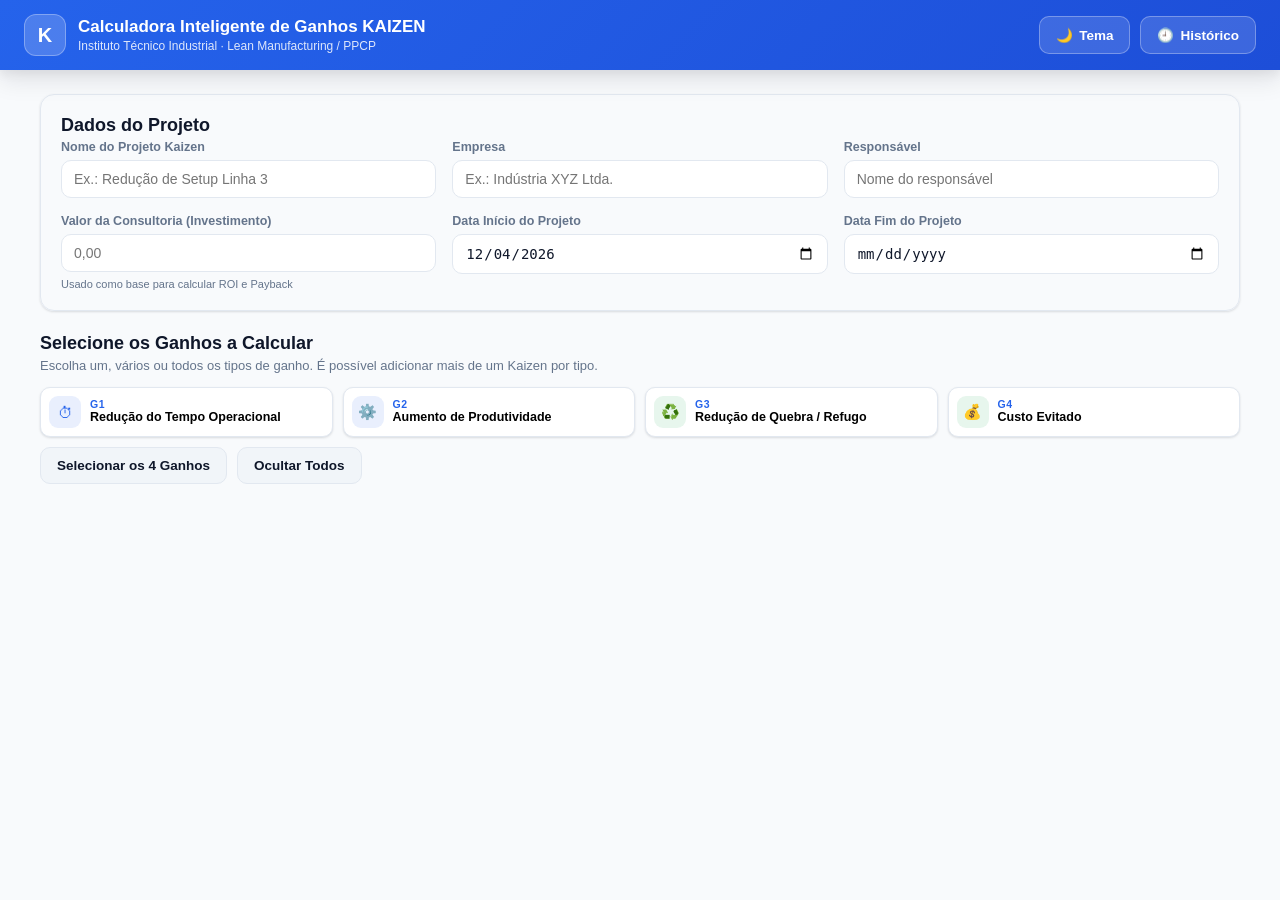
<file: index.html>
<!DOCTYPE html>
<html lang="pt-BR">
<head>
<meta charset="UTF-8">
<meta name="viewport" content="width=device-width, initial-scale=1.0, viewport-fit=cover">
<title>Calculadora Inteligente de Ganhos KAIZEN</title>

<!-- PWA / "Adicionar à Tela de Início": abre em modo app (sem barra de endereço), com ícone e cor próprios -->
<link rel="manifest" href="manifest.json">
<meta name="theme-color" content="#2563EB">
<meta name="mobile-web-app-capable" content="yes">
<meta name="apple-mobile-web-app-capable" content="yes">
<meta name="apple-mobile-web-app-status-bar-style" content="black-translucent">
<meta name="apple-mobile-web-app-title" content="KAIZEN">
<link rel="icon" type="image/png" sizes="32x32" href="icons/favicon-32.png">
<link rel="apple-touch-icon" href="icons/apple-touch-icon.png">

<link rel="stylesheet" href="css/style.css">
</head>
<body>
<div class="app" id="app">

  <!-- HEADER -->
  <header class="topbar">
    <div class="topbar-brand">
      <span class="brand-mark">K</span>
      <div class="brand-text">
        <h1>Calculadora Inteligente de Ganhos KAIZEN</h1>
        <p>Instituto Técnico Industrial &middot; Lean Manufacturing / PPCP</p>
      </div>
    </div>
    <div class="topbar-actions">
      <button id="themeToggle" class="btn btn-ghost" title="Alternar tema claro/escuro"><span class="btn-icon">🌙</span><span class="btn-label">Tema</span></button>
      <button id="historyToggle" class="btn btn-ghost" title="Histórico de projetos"><span class="btn-icon">🕘</span><span class="btn-label">Histórico</span></button>
    </div>
  </header>

  <main class="container">

    <!-- PROJECT INFO -->
    <section class="card panel">
      <h2 class="panel-title">Dados do Projeto</h2>
      <div class="grid grid-3">
        <div class="field">
          <label for="projName">Nome do Projeto Kaizen</label>
          <input type="text" id="projName" placeholder="Ex.: Redução de Setup Linha 3">
        </div>
        <div class="field">
          <label for="projCompany">Empresa</label>
          <input type="text" id="projCompany" placeholder="Ex.: Indústria XYZ Ltda.">
        </div>
        <div class="field">
          <label for="projResponsible">Responsável</label>
          <input type="text" id="projResponsible" placeholder="Nome do responsável">
        </div>
        <div class="field">
          <label for="projConsulting">Valor da Consultoria (Investimento)</label>
          <input type="text" inputmode="decimal" id="projConsulting" placeholder="0,00">
          <span class="hint">Usado como base para calcular ROI e Payback</span>
        </div>
        <div class="field">
          <label for="projDate">Data Início do Projeto</label>
          <input type="date" id="projDate">
        </div>
        <div class="field">
          <label for="projEndDate">Data Fim do Projeto</label>
          <input type="date" id="projEndDate">
        </div>
      </div>
    </section>

    <!-- GAIN SELECTOR CARDS -->
    <section class="panel">
      <h2 class="panel-title">Selecione os Ganhos a Calcular</h2>
      <p class="panel-sub">Escolha um, vários ou todos os tipos de ganho. É possível adicionar mais de um Kaizen por tipo.</p>
      <div class="gain-cards" id="gainCards">
        <button class="gain-card" data-gain="g1" type="button">
          <span class="gain-icon" style="background:#2563EB1a;color:#2563EB">⏱</span>
          <span class="gain-card-text">
            <span class="gain-code">G1</span>
            <span class="gain-name">Redução do Tempo Operacional</span>
          </span>
          <span class="gain-count-badge" data-count-for="g1"></span>
        </button>
        <button class="gain-card" data-gain="g2" type="button">
          <span class="gain-icon" style="background:#2563EB1a;color:#2563EB">⚙️</span>
          <span class="gain-card-text">
            <span class="gain-code">G2</span>
            <span class="gain-name">Aumento de Produtividade</span>
          </span>
          <span class="gain-count-badge" data-count-for="g2"></span>
        </button>
        <button class="gain-card" data-gain="g3" type="button">
          <span class="gain-icon" style="background:#16A34A1a;color:#16A34A">♻️</span>
          <span class="gain-card-text">
            <span class="gain-code">G3</span>
            <span class="gain-name">Redução de Quebra / Refugo</span>
          </span>
          <span class="gain-count-badge" data-count-for="g3"></span>
        </button>
        <button class="gain-card" data-gain="g4" type="button">
          <span class="gain-icon" style="background:#16A34A1a;color:#16A34A">💰</span>
          <span class="gain-card-text">
            <span class="gain-code">G4</span>
            <span class="gain-name">Custo Evitado</span>
          </span>
          <span class="gain-count-badge" data-count-for="g4"></span>
        </button>
      </div>
      <div class="gain-quick-actions">
        <button class="btn btn-secondary" id="selectAllGains">Selecionar os 4 Ganhos</button>
        <button class="btn btn-secondary" id="clearSelection">Ocultar Todos</button>
      </div>
    </section>

    <!-- FORMS -->
    <section id="formsWrap"></section>

    <!-- ACTION BAR -->
    <section class="actionbar" id="actionbar" style="display:none">
      <button class="btn btn-primary" id="calcBtn">Calcular Resultados</button>
      <button class="btn btn-outline" id="clearBtn">Limpar</button>
      <button class="btn btn-outline" id="saveBtn">💾 Salvar Projeto</button>
      <button class="btn btn-outline" id="exportPdfBtn">📄 Exportar PDF</button>
      <button class="btn btn-outline" id="exportXlsBtn">📊 Exportar Excel</button>
      <button class="btn btn-outline" id="printBtn">🖨️ Imprimir</button>
    </section>

    <!-- DASHBOARD -->
    <section id="dashboard" class="dashboard" style="display:none">

      <h2 class="panel-title">Painel Executivo de Resultados</h2>

      <div class="grid grid-4 kpi-row" id="kpiRow"></div>

      <div class="grid grid-3 total-row">
        <div class="card total-card">
          <span class="total-label">Ganho Anual Total do Projeto</span>
          <span class="total-value" id="totalAnual">R$ 0,00</span>
          <span class="total-sub">G1 + G2 + G3 + G4</span>
        </div>
        <div class="card total-card">
          <span class="total-label">Ganho Médio Mensal</span>
          <span class="total-value" id="totalMensal">R$ 0,00</span>
          <span class="total-sub">Ganho Anual Total ÷ 12</span>
        </div>
        <div class="card total-card" id="roiCard">
          <span class="total-label">ROI / Payback</span>
          <span class="total-value" id="roiValue">—</span>
          <span class="total-sub" id="paybackValue">Informe o Valor da Consultoria para calcular</span>
        </div>
      </div>

      <div class="grid grid-2 charts-row">
        <div class="card chart-card">
          <h3>Participação por Ganho</h3>
          <canvas id="pieChart" height="260"></canvas>
        </div>
        <div class="card chart-card">
          <h3>Comparativo Anual entre Ganhos</h3>
          <canvas id="barChart" height="260"></canvas>
        </div>
      </div>

      <!-- EXECUTIVE REPORT -->
      <div class="card report" id="reportArea">
        <div class="report-header">
          <h2>Relatório Executivo Kaizen</h2>
          <div class="report-meta" id="reportMeta"></div>
        </div>

        <div class="report-section">
          <h3>Ganhos Selecionados</h3>
          <p id="reportGainsSelected"></p>
        </div>

        <div class="report-section">
          <h3>Gráficos</h3>
          <div class="report-charts-grid">
            <div class="report-chart-box">
              <h4>Participação por Ganho</h4>
              <canvas id="reportPieChart" width="480" height="260"></canvas>
            </div>
            <div class="report-chart-box">
              <h4>Comparativo Anual entre Ganhos</h4>
              <canvas id="reportBarChart" width="480" height="260"></canvas>
            </div>
          </div>
        </div>

        <div class="report-section" id="reportMemory"></div>

        <div class="report-section">
          <h3>Resultado Consolidado</h3>
          <div class="table-scroll"><table class="report-table" id="reportTotalsTable"></table></div>
        </div>

        <div class="report-section">
          <h3>Conclusão Executiva</h3>
          <p id="reportConclusion"></p>
        </div>
      </div>

    </section>

  </main>

  <!-- HISTORY PANEL -->
  <aside class="history-panel" id="historyPanel">
    <div class="history-header">
      <h3>Histórico de Projetos</h3>
      <button class="btn btn-outline" id="closeHistory">✕</button>
    </div>
    <div id="historyList" class="history-list"></div>
  </aside>
  <div class="overlay" id="overlay"></div>

  <!-- IN-APP MODAL (replaces native alert/confirm, which some embedded/sandboxed
       viewers block silently) -->
  <div class="modal-overlay" id="modalOverlay">
    <div class="modal-box" role="alertdialog" aria-modal="true">
      <p id="modalMessage"></p>
      <div class="modal-actions" id="modalActions"></div>
    </div>
  </div>

</div>

<script src="js/vendor/chart.umd.js"></script>
<script src="js/vendor/xlsx.full.min.js"></script>
<script src="js/vendor/jspdf.umd.min.js"></script>
<script src="js/vendor/html2canvas.min.js"></script>
<script src="js/app.js"></script>
<script>
  // Enables offline use once installed. Service workers require a secure context
  // (http/https), so this is a silent no-op when the file is opened directly via
  // file:// — that path still works fully online, it just can't cache for offline.
  if ("serviceWorker" in navigator && location.protocol.startsWith("http")) {
    window.addEventListener("load", () => {
      navigator.serviceWorker.register("service-worker.js").catch(() => {});
    });
  }
</script>
</body>
</html>
</file>
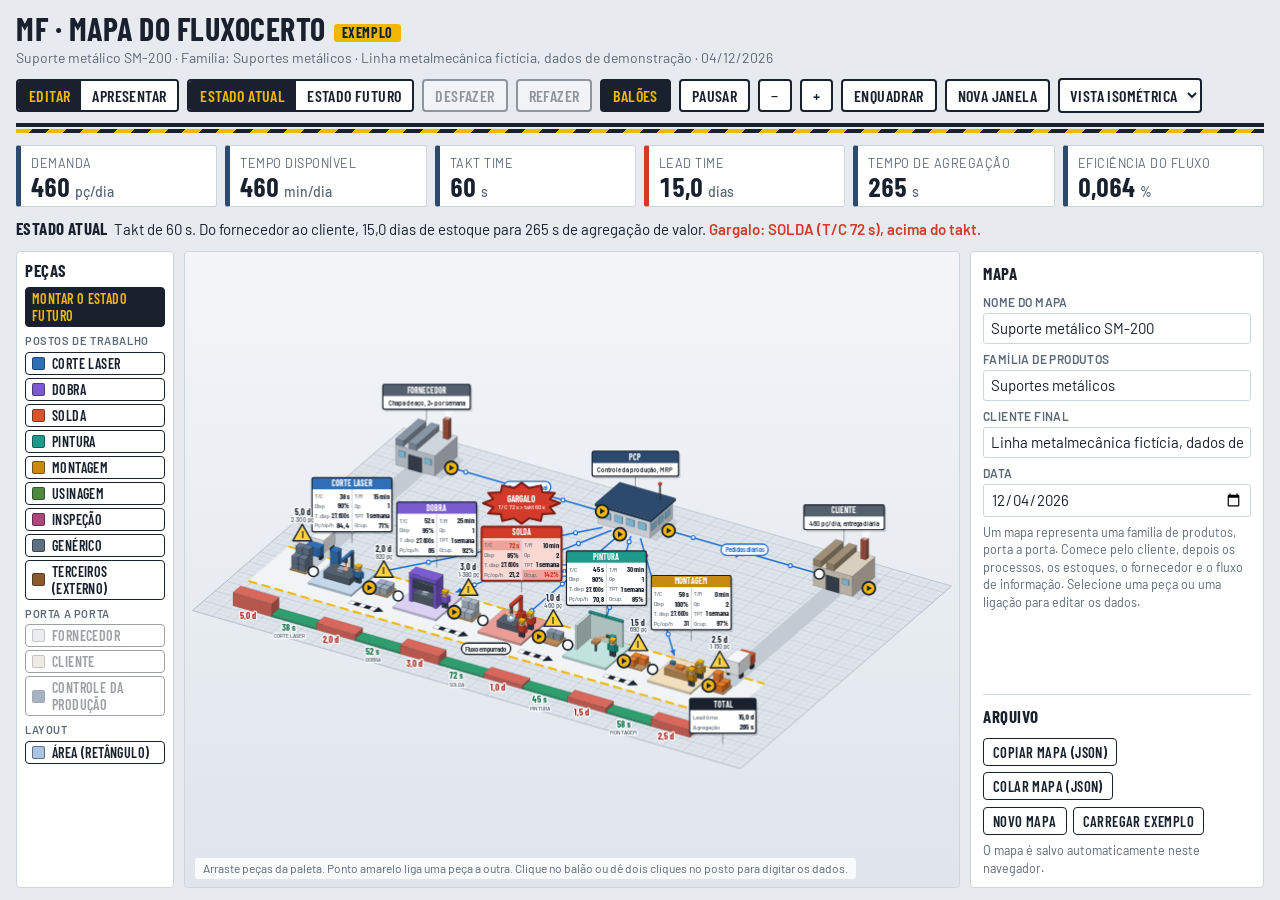
<file: mf-mapa-fluxocerto/index.html>
<!DOCTYPE html>
<html lang="pt-BR">
<head>
<meta charset="utf-8">
<meta name="viewport" content="width=device-width, initial-scale=1">
<title>MF · Mapa do FluxoCerto</title>
<link href="https://fonts.googleapis.com/css2?family=Barlow+Condensed:wght@500;600;700&family=Barlow:wght@400;500;600&display=swap" rel="stylesheet">
<style>
:root{
  /* layout: faixa de comando no topo, indicadores em linha; abaixo, paleta | chão de fábrica | painel de dados */
  --floor:#e7ebf0; --ink:#18212d; --muted:#5b6878; --panel:#ffffff; --line:#cdd5de;
  --accent:#f2b705; --steel:#2c4a6e; --bad:#d23b2a; --good:#178a5a;
  --display:"Barlow Condensed","Arial Narrow",sans-serif;
  --body:"Barlow","Segoe UI",Roboto,sans-serif;
  color-scheme:light;
}
*{box-sizing:border-box}
html,body{margin:0}
body{background:var(--floor);color:var(--ink);font-family:var(--body);font-size:15px;line-height:1.4}
.wrap{height:100vh;min-height:620px;padding:12px 16px;display:flex;flex-direction:column;gap:10px}
.bar{display:flex;flex-wrap:wrap;gap:10px 24px;align-items:flex-end;justify-content:space-between;
  border-bottom:4px solid var(--ink);padding-bottom:10px;position:relative}
.bar::after{content:"";position:absolute;left:0;right:0;bottom:-10px;height:4px;
  background:repeating-linear-gradient(135deg,var(--accent) 0 12px,var(--ink) 12px 24px)}
h1{font-family:var(--display);font-weight:700;font-size:32px;line-height:1;margin:0;letter-spacing:.5px;text-transform:uppercase;text-wrap:balance}
.tag{display:inline-block;vertical-align:middle;margin-left:8px;font-size:14px;letter-spacing:.6px;background:var(--accent);color:var(--ink);padding:2px 8px;border-radius:3px}
.tag[hidden]{display:none}
.sub{margin:4px 0 0;color:var(--muted);font-size:14px}
.ctl{display:flex;flex-wrap:wrap;gap:8px;align-items:center}
.seg{display:flex;border:2px solid var(--ink);border-radius:4px;overflow:hidden}
button{font-family:var(--display);font-weight:600;font-size:16px;letter-spacing:.4px;text-transform:uppercase;
  border:2px solid var(--ink);background:var(--panel);color:var(--ink);padding:5px 11px;border-radius:4px;cursor:pointer}
.seg button{border:0;border-radius:0}
.seg button[aria-pressed="true"]{background:var(--ink);color:var(--accent)}
button:hover{background:#f5f7f9}
.seg button[aria-pressed="true"]:hover{background:var(--ink)}
button:focus-visible{outline:3px solid var(--accent);outline-offset:2px}
button:disabled{opacity:.42;cursor:not-allowed}
.sv{font-family:var(--display);font-weight:600;font-size:16px;letter-spacing:.4px;text-transform:uppercase;border:2px solid var(--ink);background:var(--panel);color:var(--ink);padding:5px 6px;border-radius:4px;cursor:pointer}
.livre{display:flex;gap:10px;align-items:center;font-size:12.5px;color:var(--muted);text-transform:uppercase;letter-spacing:.4px}
.livre[hidden]{display:none}
.livre label{display:flex;align-items:center;gap:5px}
.livre input{width:90px;accent-color:var(--ink)}
#bBal[aria-pressed="true"]{background:var(--ink);color:var(--accent)}
.kpis{display:grid;grid-template-columns:repeat(auto-fit,minmax(140px,1fr));gap:8px;margin-top:8px}
.kpi{background:var(--panel);border:1px solid var(--line);border-left:5px solid var(--steel);border-radius:3px;padding:6px 10px}
.kpi.hot{border-left-color:var(--bad)} .kpi.ok{border-left-color:var(--good)}
.kpi b{display:block;font-family:var(--display);font-weight:700;font-size:26px;line-height:1.05;font-variant-numeric:tabular-nums}
.kpi span{font-size:12.5px;color:var(--muted);text-transform:uppercase;letter-spacing:.5px}
.kpi small{font-size:14px;font-weight:500;color:var(--muted);font-family:var(--body)}
.kpi i{font-style:normal}
.state{margin:0;font-size:15px}
.state strong{font-family:var(--display);font-size:17px;text-transform:uppercase;letter-spacing:.4px;margin-right:6px}
.state em{font-style:normal;color:var(--bad);font-weight:600}
.work{flex:1;min-height:0;display:grid;grid-template-columns:158px minmax(0,1fr) 294px;gap:10px}
body.apresentar .work{grid-template-columns:minmax(0,1fr)}
body.apresentar .pal,body.apresentar .side,body.apresentar .soEd{display:none}
.pal,.side{background:var(--panel);border:1px solid var(--line);border-radius:4px;overflow:auto;min-height:0}
.pal{padding:7px 8px;display:flex;flex-direction:column;gap:3px}
.pal h2,.side h2{font-family:var(--display);font-size:17px;text-transform:uppercase;letter-spacing:.5px;margin:0 0 2px}
.pal h3{font-size:11px;text-transform:uppercase;letter-spacing:.6px;color:var(--muted);margin:3px 0 0;font-weight:600}
.pc{display:flex;align-items:center;gap:7px;width:100%;text-align:left;font-size:14px;padding:2px 6px;border-width:1.5px;touch-action:none;user-select:none;cursor:grab}
.pc i{flex:none;width:13px;height:13px;border-radius:2px;border:1px solid rgba(24,33,45,.5)}
.pc[aria-pressed="true"]{background:var(--ink);color:var(--accent)}
.pf{display:grid;grid-template-columns:1fr 1fr;gap:3px}
.pf[hidden]{display:none}
.pf .pc{flex-direction:column;gap:1px;align-items:center;text-align:center;font-size:12px;line-height:1.1;padding:3px 2px;letter-spacing:.2px}
.pf .pc svg{width:30px;height:18px;flex:none}
.pc.ir{justify-content:center;background:var(--ink);color:var(--accent);cursor:pointer}
.pc.ir[hidden]{display:none}
.pal p{font-size:12px;color:var(--muted);margin:6px 0 0;line-height:1.35}
.side{padding:10px 12px;display:flex;flex-direction:column;gap:8px}
.side .sec{display:flex;flex-direction:column;gap:7px}
.side .sec+.sec{border-top:1px solid var(--line);padding-top:10px}
.side .arq{margin-top:auto}
.fld{display:flex;flex-direction:column;gap:2px}
.fld label{font-size:12px;color:var(--muted);text-transform:uppercase;letter-spacing:.4px;font-weight:600}
.fld input,.fld select,textarea{font:inherit;font-size:15px;color:var(--ink);background:#fff;border:1.5px solid var(--line);border-radius:3px;padding:4px 7px;width:100%}
.fld input:focus,.fld select:focus,textarea:focus{outline:2px solid var(--accent);border-color:var(--ink)}
.g2{display:grid;grid-template-columns:1fr 1fr;gap:7px}
.leit{font-size:13.5px;background:#f3f5f8;border-left:4px solid var(--steel);padding:5px 8px;margin:0;border-radius:2px}
.leit.bad{border-left-color:var(--bad);color:#8f2317}
.gi{font-size:13px;line-height:1.35;border-left:4px solid var(--line);padding:3px 8px;background:#f3f5f8;border-radius:2px}
.gi.ok{border-left-color:var(--good)}
.gi b{display:block;font-weight:600}
.gi span{color:var(--muted)}
.guia{display:flex;flex-direction:column;gap:5px}
.chk{display:flex;align-items:center;gap:8px;font-size:14px}
.chk input{width:17px;height:17px;accent-color:var(--good)}
.nota{font-size:12.5px;color:var(--muted);margin:0;line-height:1.4}
.btns{display:flex;flex-wrap:wrap;gap:6px}
.btns button{font-size:14.5px;padding:4px 9px;border-width:1.5px}
button.perigo{border-color:var(--bad);color:var(--bad)}
.lst{display:flex;flex-direction:column;gap:4px}
.lst button{text-transform:none;font-family:var(--body);font-size:13px;font-weight:500;letter-spacing:0;text-align:left;border-width:1px;border-color:var(--line);padding:4px 7px}
.stage{position:relative;min-height:0;background:linear-gradient(#f3f5f8,#dfe5eb);border:1px solid var(--line);border-radius:4px;overflow:hidden}
canvas{position:absolute;left:0;top:0;width:100%;height:100%;display:block;touch-action:none;cursor:grab}
.hint{position:absolute;left:10px;bottom:8px;right:10px;width:fit-content;font-size:12px;color:var(--muted);background:rgba(255,255,255,.8);padding:2px 8px;border-radius:3px;pointer-events:none}
.toast{position:absolute;left:50%;top:12px;transform:translateX(-50%);max-width:min(92%,560px);background:var(--ink);color:#fff;font-size:14px;padding:8px 14px;border-radius:4px;border-left:6px solid var(--accent);box-shadow:0 4px 14px rgba(24,33,45,.25);opacity:0;pointer-events:none;transition:opacity .2s}
.toast.on{opacity:1}
.toast.erro{border-left-color:var(--bad)}
.pop{position:absolute;z-index:3;width:300px;background:#fff;border:2px solid var(--ink);border-top:6px solid var(--accent);border-radius:4px;padding:10px 12px;display:flex;flex-direction:column;gap:7px;box-shadow:0 8px 24px rgba(24,33,45,.3)}
.pop[hidden]{display:none}
.pop h2{font-family:var(--display);font-size:17px;text-transform:uppercase;letter-spacing:.5px;margin:0}
.legend{display:flex;flex-wrap:wrap;gap:4px 20px;font-size:13px;color:var(--muted);margin:0;padding:0;list-style:none}
.legend li{display:flex;align-items:center;gap:7px}
.legend svg{flex:none}
dialog{border:2px solid var(--ink);border-radius:5px;padding:16px;width:min(640px,92vw);color:var(--ink);font-family:var(--body)}
dialog::backdrop{background:rgba(24,33,45,.45)}
dialog h2{font-family:var(--display);text-transform:uppercase;margin:0 0 4px;font-size:22px}
dialog p{margin:0 0 8px;font-size:14px;color:var(--muted)}
dialog textarea{height:220px;font-family:ui-monospace,Consolas,monospace;font-size:12.5px;resize:vertical}
dialog .btns{margin-top:10px;justify-content:flex-end}
#dlgErro{color:var(--bad);font-weight:600;min-height:1.2em;margin:6px 0 0}
@media (max-width:900px){
  .wrap{height:auto}
  .work{grid-template-columns:minmax(0,1fr)}
  .stage{height:62vh;min-height:380px}
  .pal{flex-direction:row;flex-wrap:wrap}
  .pal h2,.pal h3,.pal p{width:100%}
  .pc{width:auto}
}
</style>
</head>
<body>
<div class="wrap">
  <header class="bar">
    <div>
      <h1>MF · Mapa do FluxoCerto<span class="tag" id="tagEx" hidden>Exemplo</span></h1>
      <p class="sub" id="sub"></p>
    </div>
    <div class="ctl">
      <div class="seg" role="group" aria-label="Modo de trabalho">
        <button id="bEdit" aria-pressed="true">Editar</button>
        <button id="bShow" aria-pressed="false">Apresentar</button>
      </div>
      <div class="seg" role="group" aria-label="Estado do mapa">
        <button id="bCur" aria-pressed="true">Estado atual</button>
        <button id="bFut" aria-pressed="false">Estado futuro</button>
      </div>
      <button id="bUndo" class="soEd" title="Desfazer (Ctrl+Z)">Desfazer</button>
      <button id="bRedo" class="soEd" title="Refazer (Ctrl+Y)">Refazer</button>
      <button id="bBal" aria-pressed="true" title="Mostrar ou ocultar os balões de dados dos postos">Balões</button>
      <button id="bPause">Pausar</button>
      <button id="bOut" aria-label="Diminuir zoom">−</button>
      <button id="bIn" aria-label="Aumentar zoom">+</button>
      <button id="bFit" title="Enquadrar o mapa inteiro">Enquadrar</button>
      <button id="bJan" title="Abrir o mapa em uma janela separada, para projetar ou usar em outro monitor">Nova janela</button>
      <select id="selVista" class="sv" aria-label="Vista da câmera" title="Vista da câmera">
        <option value="superior">Vista superior</option><option value="inclinada">Vista inclinada</option>
        <option value="isometrica">Vista isométrica</option><option value="livre">Câmera livre</option>
      </select>
      <span id="livre" class="livre" hidden>
        <label>Giro <input type="range" id="rGiro" min="0" max="90" step="1"></label>
        <label>Inclinação <input type="range" id="rIncl" min="20" max="90" step="1"></label>
      </span>
    </div>
  </header>

  <section class="kpis" aria-label="Indicadores">
    <div class="kpi"><span>Demanda</span><b><i id="vDem"></i> <small>pç/dia</small></b></div>
    <div class="kpi"><span>Tempo disponível</span><b><i id="vDisp"></i> <small>min/dia</small></b></div>
    <div class="kpi"><span>Takt time</span><b><i id="vTakt"></i> <small>s</small></b></div>
    <div class="kpi hot" id="kLead"><span id="lLead">Lead time</span><b><i id="vLead"></i> <small>dias</small></b></div>
    <div class="kpi"><span id="lTav">Tempo de agregação</span><b><i id="vTav"></i> <small>s</small></b></div>
    <div class="kpi"><span id="lEff">Eficiência do fluxo</span><b><i id="vEff"></i> <small>%</small></b></div>
  </section>

  <p class="state" id="stateTxt"></p>

  <div class="work">
    <aside class="pal" id="pal" aria-label="Paleta de peças"></aside>
    <div class="stage" id="stage">
      <canvas id="cv" role="img" aria-label="Mapa de fluxo de valor isométrico animado: fornecedor, controle da produção e cliente, postos de trabalho com estoques entre eles e a linha do tempo na frente."></canvas>
      <div class="hint" id="hint"></div>
      <div class="pop" id="pop" hidden role="dialog" aria-label="Dados do posto"></div>
      <div class="toast" id="toast" role="status" aria-live="polite"></div>
    </div>
    <aside class="side" id="side" aria-label="Dados da peça selecionada"></aside>
  </div>

</div>

<dialog id="dlg" aria-labelledby="dlgT">
  <h2 id="dlgT"></h2>
  <p id="dlgP"></p>
  <textarea id="dlgTa" spellcheck="false" aria-label="Mapa em JSON"></textarea>
  <p id="dlgErro" role="alert"></p>
  <div class="btns">
    <button id="dlgOk">Carregar mapa</button>
    <button id="dlgX">Fechar</button>
  </div>
</dialog>

<script>
(function(){
"use strict";

/* =========================================================================
   1. MODELO  -  todo o mapa vive em um único objeto JSON (variável M)
   ========================================================================= */
var CHAVE="fluxocerto.mf.mapa.v1", VERSAO=2;
var INK="#18212d", CRU="#66768a", AZUL="#1f6fd6";

/* catálogo de estações: cor, altura de apoio da peça, cor da peça na saída */
var CAT={
  laser:   {rotulo:"Corte laser",nome:"CORTE LASER",cor:"#2f6fb5",tz:1.3,saida:"#9fb0bf",wx:2.6,acena:false},
  dobra:   {rotulo:"Dobra",      nome:"DOBRA",      cor:"#7a5bd0",tz:1.5,saida:"#a9b8c6",wx:2.9,acena:true},
  solda:   {rotulo:"Solda",      nome:"SOLDA",      cor:"#d9542b",tz:1.2,saida:"#8696a6",wx:2.6,acena:true},
  pintura: {rotulo:"Pintura",    nome:"PINTURA",    cor:"#1d9a8a",tz:1.5,saida:"#e8792b",wx:2.6,acena:false},
  montagem:{rotulo:"Montagem",   nome:"MONTAGEM",   cor:"#c98a12",tz:1.3,saida:null,     wx:2.6,acena:true},
  usinagem:{rotulo:"Usinagem",   nome:"USINAGEM",   cor:"#4f8a3c",tz:1.4,saida:"#b9c6d2",wx:2.6,acena:false},
  inspecao:{rotulo:"Inspeção",   nome:"INSPEÇÃO",   cor:"#b0457a",tz:1.3,saida:null,     wx:2.6,acena:false},
  generico:{rotulo:"Genérico",   nome:"PROCESSO",   cor:"#5f6f82",tz:1.3,saida:null,     wx:2.6,acena:false},
  /* trabalho de terceiros, feito fora do parque fabril */
  terceiro:{rotulo:"Terceiros (externo)",nome:"TERCEIROS",cor:"#8a5a2b",tz:.75,saida:null,wx:2.9,acena:false,externo:true}
};
var MODELOS=["laser","dobra","solda","pintura","montagem","usinagem","inspecao","generico","terceiro"];
/* tipo de demanda informada pelo cliente: rótulo, dias trabalhados no período, unidade */
var TIPOS_DEMANDA={diaria:["Diária",1,"pç/dia"],semanal:["Semanal",5,"pç/semana"],mensal:["Mensal",22,"pç/mês"],anual:["Anual",250,"pç/ano"]};
var CORES_AREA={azul:["Azul","#2f6fb5"],verde:["Verde","#178a5a"],amarelo:["Amarelo","#c98a12"],vermelho:["Vermelho","#d23b2a"],cinza:["Cinza","#5f6f82"],roxo:["Roxo","#7a5bd0"]};
/* pe: pegada no chão relativa à posição [x0,y0,x1,y1]; alt: altura do volume para seleção */
var TIPOS={
  processo:  {rotulo:"Posto de trabalho",     pe:[-3.5,-4,3.5,4],     alt:4.6, cor:"#5f6f82"},
  fornecedor:{rotulo:"Fornecedor",            pe:[-3,-3,3,3],         alt:5.8, cor:"#55606e"},
  cliente:   {rotulo:"Cliente",               pe:[-3,-3,3,3],         alt:5.8, cor:"#55606e"},
  pcp:       {rotulo:"Controle da produção",  pe:[-4.3,-3.3,4.3,3.3], alt:5.4, cor:"#2c4a6e"}
};
/* tipos de fluxo de material entre processos */
var FLUXOS={empurrado:{rotulo:"Empurrado"},supermercado:{rotulo:"Puxado com supermercado (kanban)"},fifo:{rotulo:"FIFO (primeiro a entrar, primeiro a sair)"},continuo:{rotulo:"Fluxo contínuo (sem estoque)"}};
var VERDE="#178a5a";
var TIPOS_INFO={eletronica:"Eletrônica",manual:"Manual",kanban_retirada:"Kanban de retirada",kanban_producao:"Kanban de produção",kanban_sinalizacao:"Kanban de sinalização",va_ver:"Programação \"vá ver\""};
function ehKanban(t){return t==="kanban_retirada"||t==="kanban_producao"||t==="kanban_sinalizacao";}

function num(v,def,min,max){
  var n=typeof v==="number"?v:parseFloat(String(v==null?"":v).replace(",","."));
  if(!isFinite(n))n=def; if(min!=null&&n<min)n=min; if(max!=null&&n>max)n=max; return n;
}
function txt(v,def){return typeof v==="string"?v.slice(0,120):(typeof v==="number"?String(v):def);}
function hoje(){var d=new Date();return d.getFullYear()+"-"+("0"+(d.getMonth()+1)).slice(-2)+"-"+("0"+d.getDate()).slice(-2);}

function dadosProcesso(d,modelo){
  d=d||{};
  var r=d.refugo;
  return {nome:txt(d.nome,CAT[modelo].nome),tc:num(d.tc,60,0),tr:num(d.tr,0,0),disp:num(d.disp,100,0,100),
    op:Math.round(num(d.op,1,0,99)),tempoDisp:num(d.tempoDisp,27600,0),lote:txt(d.lote,""),lotePecas:Math.round(num(d.lotePecas,0,0)),kaizen:txt(d.kaizen,""),
    refugo:(r==null||r==="")?null:num(r,0,0,100)};
}
function mapaVazio(){
  return {versao:VERSAO,exemplo:false,
    mapa:{nome:"Novo mapa",familia:"",clienteFinal:"",data:hoje()},
    cliente:{demandaDia:0,tipoDemanda:"diaria",demanda:0,diasPeriodo:1,turnos:1,tempoDisponivelMin:480,freqExpedicao:"diária"},
    areas:[],
    fornecedor:{material:"",freqEntrega:"semanal"},
    nos:[],ligacoes:[],fluxosInfo:[],futuro:null};
}
function mapaExemplo(){
  var P=function(id,modelo,x,tc,tr,disp,op){return {id:id,tipo:"processo",modelo:modelo,pos:{x:x,y:22},
    dados:dadosProcesso({tc:tc,tr:tr,disp:disp,op:op,tempoDisp:27600,lote:"1 semana",lotePecas:2300},modelo)};};
  var L=function(id,a,b,q){return {id:id,origem:a,destino:b,fluxo:"empurrado",estoquePecas:q,percentual:100};};
  var I=function(id,a,b,r,f,t){return {id:id,origem:a,destino:b,rotulo:r,frequencia:f,tipo:t};};
  var ex={versao:VERSAO,exemplo:true,
    mapa:{nome:"Suporte metálico SM-200",familia:"Suportes metálicos",clienteFinal:"Linha metalmecânica fictícia, dados de demonstração",data:hoje()},
    cliente:{demandaDia:460,tipoDemanda:"diaria",demanda:460,diasPeriodo:1,turnos:1,tempoDisponivelMin:460,freqExpedicao:"entrega diária"},
    areas:[],
    fornecedor:{material:"Chapa de aço",freqEntrega:"2× por semana"},
    nos:[
      {id:"n1",tipo:"fornecedor",pos:{x:4,y:-11}},
      {id:"n2",tipo:"pcp",pos:{x:36,y:-11},dados:{nome:"PCP",descricao:"Controle da produção, MRP"}},
      {id:"n3",tipo:"cliente",pos:{x:68,y:-11}},
      P("n4","laser",10,38,15,90,1),P("n5","dobra",23,52,25,95,1),P("n6","solda",36,72,10,85,2),
      P("n7","pintura",49,45,30,90,1),P("n8","montagem",62,58,0,100,2)],
    ligacoes:[L("l1","n1","n4",2300),L("l2","n4","n5",920),L("l3","n5","n6",1380),L("l4","n6","n7",460),L("l5","n7","n8",690),L("l6","n8","n3",1150)],
    fluxosInfo:[
      I("i1","n3","n2","Pedidos","diários","eletronica"),
      I("i2","n2","n1","Pedido","semanal","eletronica"),
      I("i3","n2","n4","Programação","semanal","manual"),I("i4","n2","n5","Programação","semanal","manual"),
      I("i5","n2","n6","Programação","semanal","manual"),I("i6","n2","n7","Programação","semanal","manual"),
      I("i7","n2","n8","Programação","semanal","manual")],futuro:null};
  /* estado futuro de demonstração: supermercados com kanban, montagem como puxador e dois kaizens */
  var F=estadoFuturoDe(ex),dias=[2,.5,.5,.5,.5,1];
  F.ligacoes.forEach(function(l,k){l.fluxo="supermercado";l.estoquePecas=dias[k]*460;});
  F.nos.forEach(function(n){
    if(n.id==="n5"){n.dados.tr=10;n.dados.kaizen="Troca rápida: 25 para 10 min";}
    if(n.id==="n6"){n.dados.tc=56;n.dados.disp=92;n.dados.kaizen="T/C de 72 para 56 s";}
    if(n.id==="n8")n.puxador=true;
    if(n.tipo==="processo"){n.dados.lote="1 dia";n.dados.lotePecas=460;}
  });
  F.fluxosInfo=F.fluxosInfo.filter(function(f){return !/^i[3-6]$/.test(f.id);});
  F.fluxosInfo[F.fluxosInfo.length-1].frequencia="diária";
  F.plano={pecasEmbalagem:20,nivelamento:true};
  ex.futuro=F; return ex;
}
/* o estado futuro nasce como cópia do atual */
function estadoFuturoDe(D){
  var c=JSON.parse(JSON.stringify({nos:D.nos,ligacoes:D.ligacoes,fluxosInfo:D.fluxosInfo}));
  c.plano={pecasEmbalagem:null,nivelamento:false}; return c;
}

function noPorId(M,id){for(var i=0;i<M.nos.length;i++)if(M.nos[i].id===id)return M.nos[i];return null;}
function ligPorId(M,id){for(var i=0;i<M.ligacoes.length;i++)if(M.ligacoes[i].id===id)return M.ligacoes[i];return null;}
function infoPorId(M,id){for(var i=0;i<M.fluxosInfo.length;i++)if(M.fluxosInfo[i].id===id)return M.fluxosInfo[i];return null;}
function saidaDe(M,id){for(var i=0;i<M.ligacoes.length;i++)if(M.ligacoes[i].origem===id)return M.ligacoes[i];return null;}
function saidasDe(M,id){return M.ligacoes.filter(function(l){return l.origem===id;});}
function entradasDe(M,id){return M.ligacoes.filter(function(l){return l.destino===id;});}
function entradaDe(M,id){for(var i=0;i<M.ligacoes.length;i++)if(M.ligacoes[i].destino===id)return M.ligacoes[i];return null;}
function areaPorId(M,id){for(var i=0;i<M.areas.length;i++)if(M.areas[i].id===id)return M.areas[i];return null;}
function novaArea(M,x,y,w,h,nome,cor){
  var mx=0;M.areas.forEach(function(a){var n=parseInt(a.id.slice(1),10);if(n>mx)mx=n;});
  var a={id:"a"+(mx+1),x:Math.round(x),y:Math.round(y),w:w,h:h,nome:nome,cor:cor};M.areas.push(a);return a;
}
function noDoTipo(M,tipo){for(var i=0;i<M.nos.length;i++)if(M.nos[i].tipo===tipo)return M.nos[i];return null;}
function nomeNo(no){return no.tipo==="processo"?no.dados.nome:no.tipo==="pcp"?no.dados.nome:TIPOS[no.tipo].rotulo;}
function novoId(M,pfx){
  var mx=0;
  [M.nos,M.ligacoes,M.fluxosInfo].forEach(function(a){a.forEach(function(o){
    if(o.id.charAt(0)===pfx){var n=parseInt(o.id.slice(1),10);if(n>mx)mx=n;}});});
  return pfx+(mx+1);
}
function retNo(no,x,y){var p=TIPOS[no.tipo].pe;x=x==null?no.pos.x:x;y=y==null?no.pos.y:y;return [x+p[0],y+p[1],x+p[2],y+p[3]];}
function livre(M,tipo,x,y,ignorar){
  var p=TIPOS[tipo].pe,a0=x+p[0],a1=y+p[1],a2=x+p[2],a3=y+p[3];
  for(var i=0;i<M.nos.length;i++){var o=M.nos[i]; if(o.id===ignorar)continue;
    var r=retNo(o); if(a0<r[2]&&a2>r[0]&&a1<r[3]&&a3>r[1])return false;}
  return true;
}
function posLivre(M,tipo,x,y,ignorar){
  x=Math.round(x);y=Math.round(y);
  if(livre(M,tipo,x,y,ignorar))return {x:x,y:y};
  for(var r=1;r<80;r++){
    var best=null,bd=1e9;
    for(var dx=-r;dx<=r;dx++)for(var dy=-r;dy<=r;dy++){
      if(Math.max(Math.abs(dx),Math.abs(dy))!==r)continue;
      var d=dx*dx+dy*dy; if(d<bd&&livre(M,tipo,x+dx,y+dy,ignorar)){bd=d;best={x:x+dx,y:y+dy};}
    }
    if(best)return best;
  }
  return {x:x,y:y};
}
/* um posto pode ter várias saídas e várias entradas; só ciclos e ligações repetidas são recusados */
function erroLigacao(M,a,b){
  var A=noPorId(M,a),B=noPorId(M,b);
  if(!A||!B)return "Peça não encontrada.";
  if(a===b)return "Uma peça não pode ser ligada a ela mesma.";
  if(A.tipo==="pcp"||B.tipo==="pcp")return "O controle da produção só troca informação, não material.";
  if(A.tipo==="cliente")return "O cliente é o fim do fluxo: ele só recebe material.";
  if(B.tipo==="fornecedor")return "O fornecedor é o início do fluxo: ele só envia material.";
  if(A.tipo==="fornecedor"&&B.tipo==="cliente")return "Ligue o fornecedor a um posto de trabalho, não direto ao cliente.";
  if(M.ligacoes.some(function(l){return l.origem===a&&l.destino===b;}))return "Estas duas peças já estão ligadas.";
  var pilha=[b],vis={},c;
  while(pilha.length){c=pilha.pop(); if(c===a)return "Esta ligação fecharia um ciclo. O fluxo deve seguir do fornecedor ao cliente."; if(vis[c])continue; vis[c]=1;
    M.ligacoes.forEach(function(l){ if(l.origem===c)pilha.push(l.destino); });}
  return null;
}
function rotuloInfoPadrao(A,B){
  if(A.tipo==="cliente")return {r:"Pedidos",f:"diários",t:"eletronica"};
  if(A.tipo==="pcp"&&B.tipo==="fornecedor")return {r:"Pedido",f:"semanal",t:"eletronica"};
  if(A.tipo==="pcp"&&B.tipo==="processo")return {r:"Programação",f:"semanal",t:"manual"};
  return {r:"Informação",f:"",t:"manual"};
}
/* cria ligação de material ou fluxo de informação; devolve {erro} ou {sel} */
function ligar(M,a,b){
  var A=noPorId(M,a),B=noPorId(M,b);
  if(!A||!B||a===b)return {erro:"Uma peça não pode ser ligada a ela mesma."};
  if(A.tipo==="pcp"||B.tipo==="pcp"){
    var d=rotuloInfoPadrao(A,B),f={id:novoId(M,"i"),origem:a,destino:b,rotulo:d.r,frequencia:d.f,tipo:d.t};
    M.fluxosInfo.push(f); return {sel:{tipo:"info",id:f.id}};
  }
  var e=erroLigacao(M,a,b); if(e)return {erro:e};
  /* nova saída de um posto que já tem outras: divide o percentual por igual */
  var irmas=saidasDe(M,a),k=irmas.length;
  irmas.forEach(function(x){x.percentual=Math.round(x.percentual*k/(k+1)*10)/10;});
  var l={id:novoId(M,"l"),origem:a,destino:b,fluxo:"empurrado",estoquePecas:0,percentual:k?Math.round(100/(k+1)*10)/10:100};
  M.ligacoes.push(l); return {sel:{tipo:"lig",id:l.id},dividiu:k>0};
}
/* insere um posto sem ligações no meio de uma ligação existente */
function dividirLigacao(M,ligId,noId){
  var l=ligPorId(M,ligId),n=noPorId(M,noId);
  if(!l||!n||n.tipo!=="processo"||saidaDe(M,noId)||entradaDe(M,noId))return false;
  var destino=l.destino; l.destino=noId;
  M.ligacoes.push({id:novoId(M,"l"),origem:noId,destino:destino,fluxo:l.fluxo,estoquePecas:0,percentual:100});
  return true;
}
function removerNo(M,id){
  var es=entradasDe(M,id),ss=saidasDe(M,id),e=es[0],s=ss[0],fora=function(l){return l.origem!==id&&l.destino!==id;};
  if(es.length===1&&ss.length===1&&!(noPorId(M,e.origem).tipo==="fornecedor"&&noPorId(M,s.destino).tipo==="cliente")
     &&!M.ligacoes.some(function(l){return l.origem===e.origem&&l.destino===s.destino;})){
    /* posto de passagem simples: reata os vizinhos */
    e.destino=s.destino;e.estoquePecas+=s.estoquePecas;M.ligacoes=M.ligacoes.filter(function(l){return l!==s;});
  } else M.ligacoes=M.ligacoes.filter(fora);
  M.fluxosInfo=M.fluxosInfo.filter(function(f){return f.origem!==id&&f.destino!==id;});
  M.nos=M.nos.filter(function(n){return n.id!==id;});
}
function criarNo(M,tipo,modelo,x,y){
  var p=posLivre(M,tipo,x,y),no={id:novoId(M,"n"),tipo:tipo,pos:p};
  if(tipo==="processo"){no.modelo=CAT[modelo]?modelo:"generico";no.dados=dadosProcesso(null,no.modelo);}
  if(tipo==="pcp")no.dados={nome:"PCP",descricao:"Controle da produção"};
  M.nos.push(no); return no;
}
/* valida e saneia um objeto vindo do armazenamento ou da área de transferência */
function normalizar(o){
  if(!o||typeof o!=="object"||!Array.isArray(o.nos))throw new Error("O texto não é um mapa do MF: falta a lista de nós.");
  var M=mapaVazio(),m=o.mapa||{},c=o.cliente||{},f=o.fornecedor||{};
  M.exemplo=!!o.exemplo;
  M.mapa={nome:txt(m.nome,"Mapa sem nome"),familia:txt(m.familia,""),clienteFinal:txt(m.clienteFinal,""),data:txt(m.data,hoje())};
  var td=TIPOS_DEMANDA[c.tipoDemanda]?c.tipoDemanda:"diaria",dp=num(c.diasPeriodo,TIPOS_DEMANDA[td][1],1),dm=num(c.demanda,num(c.demandaDia,0,0)*dp,0);
  M.cliente={demandaDia:dm/dp,tipoDemanda:td,demanda:dm,diasPeriodo:dp,turnos:num(c.turnos,1,0),tempoDisponivelMin:num(c.tempoDisponivelMin,480,0),freqExpedicao:txt(c.freqExpedicao,"")};
  (Array.isArray(o.areas)?o.areas:[]).forEach(function(a){
    if(!a||typeof a!=="object")return;
    M.areas.push({id:"a"+(M.areas.length+1),x:Math.round(num(a.x,0)),y:Math.round(num(a.y,0)),w:Math.round(num(a.w,12,2,200)),h:Math.round(num(a.h,10,2,200)),nome:txt(a.nome,""),cor:CORES_AREA[a.cor]?a.cor:"azul"});
  });
  M.fornecedor={material:txt(f.material,""),freqEntrega:txt(f.freqEntrega,"")};
  normEstado(M,o);
  if(o.futuro&&typeof o.futuro==="object"&&Array.isArray(o.futuro.nos)){
    var F={nos:[],ligacoes:[],fluxosInfo:[]},pl=o.futuro.plano||{},pe=pl.pecasEmbalagem;
    normEstado(F,o.futuro);
    F.plano={pecasEmbalagem:(pe==null||pe==="")?null:num(pe,0,0),nivelamento:!!pl.nivelamento};
    M.futuro=F;
  }
  return M;
}
/* mantém o id original quando é válido e ainda não foi usado */
function idOu(M,id,pfx){
  id=String(id||"");
  return new RegExp("^"+pfx+"\\d+$").test(id)&&!ligPorId(M,id)&&!infoPorId(M,id)?id:novoId(M,pfx);
}
function normEstado(M,o){
  var vistos={},unico={},pux=false;
  o.nos.forEach(function(n){
    if(!n||typeof n!=="object"||!TIPOS[n.tipo])return;
    var id=String(n.id||""); if(!/^n\d+$/.test(id)||vistos[id])return;
    if(n.tipo!=="processo"){if(unico[n.tipo])return;unico[n.tipo]=1;}
    vistos[id]=1;
    var p=n.pos||{},no={id:id,tipo:n.tipo,pos:{x:Math.round(num(p.x,0)),y:Math.round(num(p.y,0))}},d=n.dados||{};
    if(n.tipo==="processo"){no.modelo=CAT[n.modelo]?n.modelo:"generico";no.dados=dadosProcesso(d,no.modelo); if(n.puxador&&!pux){no.puxador=true;pux=true;}}
    if(n.tipo==="pcp")no.dados={nome:txt(d.nome,"PCP"),descricao:txt(d.descricao,"Controle da produção")};
    M.nos.push(no);
  });
  (Array.isArray(o.ligacoes)?o.ligacoes:[]).forEach(function(l){
    if(!l||erroLigacao(M,String(l.origem),String(l.destino)))return;
    M.ligacoes.push({id:idOu(M,l.id,"l"),origem:String(l.origem),destino:String(l.destino),
      fluxo:FLUXOS[l.fluxo]?l.fluxo:"empurrado",estoquePecas:Math.round(num(l.estoquePecas,0,0)),percentual:num(l.percentual,100,0,100),pecasKanban:(l.pecasKanban==null||l.pecasKanban==="")?null:num(l.pecasKanban,0,0)});
  });
  (Array.isArray(o.fluxosInfo)?o.fluxosInfo:[]).forEach(function(i){
    if(!i)return; var a=String(i.origem),b=String(i.destino);
    if(a===b||!noPorId(M,a)||!noPorId(M,b))return;
    M.fluxosInfo.push({id:idOu(M,i.id,"i"),origem:a,destino:b,rotulo:txt(i.rotulo,""),frequencia:txt(i.frequencia,""),tipo:TIPOS_INFO[i.tipo]?i.tipo:"manual"});
  });
}

/* =========================================================================
   2. CÁLCULO  -  indicadores do livro e geometria derivada do modelo
   ========================================================================= */
function unit(dx,dy){var l=Math.hypot(dx,dy);return l<1e-6?[1,0]:[dx/l,dy/l];}
/* normal que aponta para a frente da cena (y crescente) */
function normalFrente(d){var n=[-d[1],d[0]]; if(n[1]<-1e-6||(Math.abs(n[1])<=1e-6&&n[0]<0))n=[-n[0],-n[1]]; return n;}
/* distância do centro até a borda da pegada na direção d */
function ateBorda(pe,d){
  var tx=d[0]>1e-6?pe[2]/d[0]:d[0]<-1e-6?pe[0]/d[0]:1e9, ty=d[1]>1e-6?pe[3]/d[1]:d[1]<-1e-6?pe[1]/d[1]:1e9;
  return Math.min(tx,ty);
}
/* rota do caminhão entre a fábrica F e o estoque K, em trechos retos */
function rotaCaminhao(F,K){
  var dx=K.x-F.x,dy=K.y-F.y,a,b,s;
  if(Math.abs(dy)>=Math.abs(dx)){
    s=dy>=0?1:-1; a=[F.x,F.y+s*5.5]; b=[K.x,K.y-s*4];
    if((b[1]-a[1])*s<.5)return [b,b];
    return Math.abs(dx)<1.5?[a,b]:[a,[b[0],a[1]],b];
  }
  s=dx>=0?1:-1; a=[F.x+s*5.5,F.y]; b=[K.x-s*4,K.y];
  if((b[0]-a[0])*s<.5)return [b,b];
  return Math.abs(dy)<1.5?[a,b]:[a,[a[0],b[1]],b];
}
function zigue(a,b){
  var d=unit(b[0]-a[0],b[1]-a[1]),n=[-d[1],d[0]],mx=(a[0]+b[0])/2,my=(a[1]+b[1])/2;
  return [a,[mx-d[0]*1.3,my-d[1]*1.3],[mx-d[0]*.4+n[0]*1.6,my-d[1]*.4+n[1]*1.6],[mx+d[0]*.4-n[0]*1.6,my+d[1]*.4-n[1]*1.6],[mx+d[0]*1.3,my+d[1]*1.3],b];
}

/* produção do posto: considera T/C, T/R por lote, disponibilidade, refugo, tempo disponível e operadores */
function producao(d){
  var efetivo=d.tempoDisp*d.disp/100,bom=1-(d.refugo||0)/100,cap,hh=d.op*d.tempoDisp/3600;
  if(d.tc<=0)return {capDia:0,pcOpHora:0};
  cap=d.lotePecas>0?efetivo/(d.tr*60+d.lotePecas*d.tc)*d.lotePecas:efetivo/d.tc;   /* peças por dia */
  cap*=bom;
  return {capDia:cap,pcOpHora:hh>0?cap/hh:0};                                       /* peças por operador por hora */
}
/* contorno da união de retângulos de layout que se tocam e têm a mesma cor */
function unirAreas(areas){
  var n=areas.length,pai=[],i,j,grupos={},res=[];
  function raiz(k){while(pai[k]!==k)k=pai[k]=pai[pai[k]];return k;}
  for(i=0;i<n;i++)pai[i]=i;
  for(i=0;i<n;i++)for(j=i+1;j<n;j++){var a=areas[i],b=areas[j]; if(a.cor!==b.cor)continue;
    var ox=Math.min(a.x+a.w,b.x+b.w)-Math.max(a.x,b.x),oy=Math.min(a.y+a.h,b.y+b.h)-Math.max(a.y,b.y);
    if((ox>0&&oy>=0)||(ox>=0&&oy>0))pai[raiz(i)]=raiz(j);}
  for(i=0;i<n;i++){j=raiz(i);(grupos[j]=grupos[j]||[]).push(areas[i]);}
  Object.keys(grupos).forEach(function(k){
    var g=grupos[k],cel={},segs=[],x,y;
    function K(x,y){return (x+50000)*100000+(y+50000);}
    g.forEach(function(a){for(x=a.x;x<a.x+a.w;x++)for(y=a.y;y<a.y+a.h;y++)cel[K(x,y)]=1;});
    g.forEach(function(a){for(x=a.x;x<a.x+a.w;x++)for(y=a.y;y<a.y+a.h;y++){
      if(cel[K(x,y)]!==1)continue; cel[K(x,y)]=2;
      if(!cel[K(x,y-1)])segs.push([x,y,x+1,y]); if(!cel[K(x,y+1)])segs.push([x,y+1,x+1,y+1]);
      if(!cel[K(x-1,y)])segs.push([x,y,x,y+1]); if(!cel[K(x+1,y)])segs.push([x+1,y,x+1,y+1]);}});
    res.push({cor:CORES_AREA[g[0].cor][1],rets:g,segs:segs});
  });
  return res;
}
function calcular(M){
  var C={},by={},sai={},ent={},i,dem=M.cliente.demandaDia;
  M.nos.forEach(function(n){by[n.id]=n;sai[n.id]=[];ent[n.id]=[];});
  M.ligacoes.forEach(function(l){sai[l.origem].push(l);ent[l.destino].push(l);});
  C.by=by;C.sai=sai;C.ent=ent;
  C.dispDia=M.cliente.turnos*M.cliente.tempoDisponivelMin*60;         /* s/dia */
  C.takt=dem>0?C.dispDia/dem:0;                                       /* takt = tempo disponível / demanda */

  /* ordem do fluxo (topológica): o mapa pode ter ramificações e junções, mas não ciclos */
  var ordem=[],grau={},fila=[];
  M.nos.forEach(function(n){grau[n.id]=ent[n.id].length; if(!grau[n.id])fila.push(n);});
  while(fila.length){var no0=fila.shift();ordem.push(no0);sai[no0.id].forEach(function(l){ if(--grau[l.destino]===0)fila.push(by[l.destino]); });}

  /* parcela da demanda que passa por cada posto e por cada ligação, conforme o percentual de cada saída */
  C.fracNo={};C.fracLig={};C.pct={};C.diasLig={};
  M.nos.forEach(function(n){C.fracNo[n.id]=1;});
  ordem.forEach(function(n){
    var e=ent[n.id],f=e.length?0:1,tot=0;
    e.forEach(function(l){f+=C.fracLig[l.id];});
    C.fracNo[n.id]=f;
    sai[n.id].forEach(function(l){tot+=l.percentual;});
    sai[n.id].forEach(function(l){C.pct[l.id]=tot>0?l.percentual/tot:1/sai[n.id].length;C.fracLig[l.id]=f*C.pct[l.id];});
  });
  M.ligacoes.forEach(function(l){
    var fr=C.fracLig[l.id]==null?1:C.fracLig[l.id],pcs=l.fluxo==="continuo"?0:l.estoquePecas;
    C.diasLig[l.id]=dem>0&&fr>0?pcs/(dem*fr):0;                      /* dias = peças / demanda diária daquele fluxo */
  });

  /* caminho crítico: o de maior lead time, de preferência do fornecedor ao cliente */
  var melhor={};
  function ganha(c,b){return c.f>b.f||(c.f===b.f&&(c.d>b.d+1e-9||(Math.abs(c.d-b.d)<=1e-9&&c.n>b.n)));}
  ordem.forEach(function(n){
    var b={f:n.tipo==="fornecedor"?1:0,d:0,n:0,via:null};
    ent[n.id].forEach(function(l){var p=melhor[l.origem],c={f:p.f,d:p.d+C.diasLig[l.id],n:p.n+1,via:l}; if(!b.via||ganha(c,b))b=c;});
    melhor[n.id]=b;
  });
  var fim=null,pri=null;
  M.nos.forEach(function(n){ if(n.tipo==="cliente"&&ent[n.id].length&&melhor[n.id])fim=n; });
  if(!fim)M.nos.forEach(function(n){var b=melhor[n.id]; if(b&&b.via&&(!fim||ganha(b,melhor[fim.id])))fim=n; });
  if(fim){pri={nos:[fim],ligs:[]};var cur=fim; while(melhor[cur.id].via){var lv=melhor[cur.id].via;pri.ligs.unshift(lv);cur=by[lv.origem];pri.nos.unshift(cur);}}
  C.cadeia=pri;
  C.completo=!!pri&&pri.nos[0].tipo==="fornecedor"&&pri.nos[pri.nos.length-1].tipo==="cliente";
  C.ramificado=M.nos.some(function(n){return sai[n.id].length>1||ent[n.id].length>1;});

  /* cor da peça ao longo do fluxo */
  C.corIn={};C.corOut={};var corLig={};
  M.nos.forEach(function(n){C.corIn[n.id]=CRU;C.corOut[n.id]=(n.tipo==="processo"&&CAT[n.modelo].saida)||CRU;});
  ordem.forEach(function(n){
    var ci=ent[n.id].length?C.corOut[ent[n.id][0].origem]:CRU;
    C.corIn[n.id]=ci;C.corOut[n.id]=(n.tipo==="processo"&&CAT[n.modelo].saida)||ci;
    sai[n.id].forEach(function(l){corLig[l.id]=C.corOut[n.id];});
  });

  /* produção, ocupação e gargalos: T/C acima do takt do posto (takt dividido pela parcela do fluxo) */
  C.prod={};C.ocup={};C.taktNo={};C.gargalo={};C.gargalos=[];C.puxador=null;
  M.nos.forEach(function(n){ if(n.puxador&&!C.puxador)C.puxador=n; });
  M.nos.forEach(function(n){
    if(n.tipo!=="processo")return;
    var p=C.prod[n.id]=producao(n.dados),fr=C.fracNo[n.id];
    C.ocup[n.id]=p.capDia>0?dem*fr/p.capDia*100:0;                    /* ocupação = peças necessárias por dia / capacidade diária */
    C.taktNo[n.id]=fr>0?C.takt/fr:0;
    if(C.takt>0&&fr>0&&n.dados.tc>C.taktNo[n.id]+1e-9){C.gargalo[n.id]=true;C.gargalos.push(n);}
  });

  /* geometria das ligações: o estoque pertence à ligação */
  var bb=[1e9,1e9,-1e9,-1e9];
  function inc(x,y){ if(x<bb[0])bb[0]=x; if(y<bb[1])bb[1]=y; if(x>bb[2])bb[2]=x; if(y>bb[3])bb[3]=y; }
  M.nos.forEach(function(n){var r=retNo(n);inc(r[0],r[1]);inc(r[2],r[3]);});
  (M.areas||[]).forEach(function(a){inc(a.x,a.y);inc(a.x+a.w,a.y+a.h);});
  C.layout=unirAreas(M.areas||[]);
  C.lig={};
  M.ligacoes.forEach(function(l){
    var A=by[l.origem],B=by[l.destino],g={id:l.id,cor:corLig[l.id]||CRU,seta:null,rota:null},u,Q,v,d;
    g.tipo=l.fluxo; g.pecas=l.fluxo==="continuo"?0:l.estoquePecas;    /* fluxo contínuo não tem estoque */
    g.dias=C.diasLig[l.id];
    if(sai[A.id].length>1)g.rotPct=n1(C.pct[l.id]*100)+"%";
    g.nCx=g.pecas>0?Math.max(1,Math.min(g.tipo==="fifo"?3:20,Math.round((dem>0?g.dias:1)*2))):0;
    g.topo=g.tipo==="continuo"?.9:g.tipo==="fifo"?(g.nCx?1.05:.15):.2+Math.ceil(g.nCx/4)*.95;
    if(A.tipo==="fornecedor"){
      v=sai[B.id][0];Q=v&&by[v.destino];
      u=Q&&Q.tipo==="processo"?unit(B.pos.x-Q.pos.x,B.pos.y-Q.pos.y):[-1,0];
      g.k={x:B.pos.x+u[0]*6,y:B.pos.y+u[1]*6}; g.n=normalFrente(u); g.d=[-u[0],-u[1]];
      g.rota=rotaCaminhao(A.pos,g.k); g.corCam="#2f6fb5"; g.fase=0; g.periodo=16;
    } else if(B.tipo==="cliente"){
      v=ent[A.id][0];Q=v&&by[v.origem];
      u=Q&&Q.tipo==="processo"?unit(A.pos.x-Q.pos.x,A.pos.y-Q.pos.y):[1,0];
      g.k={x:A.pos.x+u[0]*6,y:A.pos.y+u[1]*6}; g.n=normalFrente(u); g.d=u;
      g.rota=rotaCaminhao(B.pos,g.k).slice().reverse(); g.corCam="#d9542b"; g.fase=.45; g.periodo=14;
    } else {
      d=unit(B.pos.x-A.pos.x,B.pos.y-A.pos.y); g.n=normalFrente(d); g.d=d;
      g.k={x:(A.pos.x+B.pos.x)/2,y:(A.pos.y+B.pos.y)/2};
      var ta=ateBorda(TIPOS[A.tipo].pe,d)+.4,tb=ateBorda(TIPOS[B.tipo].pe,[-d[0],-d[1]])+.4,
          dist=Math.hypot(B.pos.x-A.pos.x,B.pos.y-A.pos.y);
      if(dist-ta-tb>1.6)g.seta={a:[A.pos.x+d[0]*ta+g.n[0]*4.6,A.pos.y+d[1]*ta+g.n[1]*4.6],
        b:[B.pos.x-d[0]*tb+g.n[0]*4.6,B.pos.y-d[1]*tb+g.n[1]*4.6],d:d,n:g.n};
      /* kanban de retirada: volta do processo cliente para o supermercado */
      if(g.seta&&g.tipo==="supermercado")g.kanban=[[g.seta.b[0]+g.n[0]*1.4-d[0],g.seta.b[1]+g.n[1]*1.4-d[1]],[g.seta.a[0]+g.n[0]*1.4+d[0],g.seta.a[1]+g.n[1]*1.4+d[1]]];
    }
    inc(g.k.x-1.3,g.k.y-1.3);inc(g.k.x+1.3,g.k.y+1.3);
    if(g.seta){inc(g.seta.a[0],g.seta.a[1]+(g.kanban?2.2:1));inc(g.seta.b[0],g.seta.b[1]+(g.kanban?2.2:1));}
    C.lig[l.id]=g;
  });
  if(bb[0]>bb[2])bb=[0,0,44,24];
  C.bb=bb;

  /* área de produção (corredor com faixa de segurança) */
  var ar=null;
  function incA(x,y){ if(!ar)ar=[x,y,x,y]; if(x<ar[0])ar[0]=x; if(y<ar[1])ar[1]=y; if(x>ar[2])ar[2]=x; if(y>ar[3])ar[3]=y; }
  M.nos.forEach(function(n){ if(n.tipo==="processo")incA(n.pos.x,n.pos.y); });
  if(ar){ M.ligacoes.forEach(function(l){var k=C.lig[l.id].k;incA(k.x,k.y);}); ar=[ar[0]-4.5,ar[1]-4.1,ar[2]+4.5,ar[3]+6.5]; }
  C.area=ar;

  /* fluxos de informação */
  C.info={};var pares={};
  M.fluxosInfo.forEach(function(f){var k=f.origem<f.destino?f.origem+"|"+f.destino:f.destino+"|"+f.origem;(pares[k]=pares[k]||[]).push(f);});
  Object.keys(pares).forEach(function(k){
    var lst=pares[k],ids=k.split("|"),A=by[ids[0]],B=by[ids[1]],d0=unit(B.pos.x-A.pos.x,B.pos.y-A.pos.y),n0=[-d0[1],d0[0]];
    lst.forEach(function(f,j){
      var O=by[f.origem],D=by[f.destino],dd=f.origem===ids[0]?d0:[-d0[0],-d0[1]],off=(j-(lst.length-1)/2)*2.4+(A.tipo!=="pcp"&&B.tipo!=="pcp"?(n0[1]>1e-6||(Math.abs(n0[1])<=1e-6&&n0[0]>0)?-5.4:5.4):0),
          tO=ateBorda(TIPOS[O.tipo].pe,dd)+.5,tD=ateBorda(TIPOS[D.tipo].pe,[-dd[0],-dd[1]])+.7,
          a=[O.pos.x+dd[0]*tO+n0[0]*off,O.pos.y+dd[1]*tO+n0[1]*off],b=[D.pos.x-dd[0]*tD+n0[0]*off,D.pos.y-dd[1]*tD+n0[1]*off],
          len=(b[0]-a[0])*dd[0]+(b[1]-a[1])*dd[1],fr=lst.length>1?.3+.4*j/(lst.length-1):.5,g={id:f.id,pts:null};
      if(len>1.5){ g.pts=f.tipo==="eletronica"&&len>5?zigue(a,b):[a,b]; g.rot=[a[0]+(b[0]-a[0])*fr,a[1]+(b[1]-a[1])*fr]; }
      C.info[f.id]=g;
    });
  });
  /* um rótulo por grupo de setas iguais saindo da mesma origem */
  C.rotInfo=[];C.icoInfo=[];var grupos={};
  M.fluxosInfo.forEach(function(f){var g=C.info[f.id]; if(!g.pts)return;
    if(f.tipo!=="eletronica"&&f.tipo!=="manual")C.icoInfo.push({t:f.tipo,x:g.rot[0],y:g.rot[1]});
    var t=f.rotulo+(f.rotulo&&f.frequencia?" ":"")+f.frequencia; if(!t)return;
    var k=f.origem+"|"+t,o=grupos[k]; if(!o){o=grupos[k]={t:t,x:0,y:0,n:0};C.rotInfo.push(o);} o.x+=g.rot[0];o.y+=g.rot[1];o.n++;});
  C.rotInfo.forEach(function(o){o.x/=o.n;o.y/=o.n;});

  /* linha do tempo: segue a ordem das ligações, em faixa própria na frente do mapa */
  var segs=[],lead=0,tav=0;
  if(pri){
    if(pri.nos[0].tipo==="processo")segs.push({t:"p",no:pri.nos[0]});
    pri.ligs.forEach(function(l,k){ segs.push({t:"e",lig:l}); if(pri.nos[k+1].tipo==="processo")segs.push({t:"p",no:pri.nos[k+1]}); });
  }
  var cheio=0; segs.forEach(function(s){cheio+=s.t==="e"?6:7;});
  var esc=cheio>0?Math.max(.55,Math.min(1,Math.max(bb[2]-bb[0],45)/cheio)):1, x=(bb[0]+bb[2])/2-cheio*esc/2;
  segs.forEach(function(s){
    s.w=(s.t==="e"?6:7)*esc; s.x=x; x+=s.w;
    if(s.t==="e"){s.dias=C.lig[s.lig.id].dias;lead+=s.dias;} else {s.tc=s.no.dados.tc;tav+=s.tc;}
  });
  C.tl={y:bb[3]+5.6,segs:segs,ini:(bb[0]+bb[2])/2-cheio*esc/2,fim:x};
  C.lead=lead;                                                        /* lead time = soma dos dias de estoque */
  C.tav=tav;                                                          /* agregação = soma dos T/C */
  C.eff=lead>0&&C.dispDia>0?tav/(lead*C.dispDia)*100:0;               /* eficiência = agregação / lead time */

  /* piso */
  C.piso=[Math.floor(Math.min(bb[0],C.tl.ini)-4),Math.floor(bb[1]-2),Math.ceil(Math.max(bb[2],segs.length?C.tl.fim+8.5:bb[2])+1),Math.ceil(C.tl.y+5.4)];
  return C;
}

/* =========================================================================
   3. RENDERIZAÇÃO  -  desenha sempre a partir do modelo e do cálculo
   ========================================================================= */
var cv=document.getElementById("cv"),ctx=cv.getContext("2d"),stage=document.getElementById("stage");
var W=1000,H=640,dpr=1,S=10,OX=0,OY=0,zoom=1,panX=0,panY=0;
var vis={cx:27,cy:11,w:100,h:53};
/* axonométrica girada 30 graus */
var AX,AY,BX,BY,ZS,DET,giro=30,incl=30;
/* giro em torno do eixo vertical (0 a 90 graus) e inclinação da câmera (90 = vista superior) */
function setAngulos(g,i){
  giro=Math.max(0,Math.min(90,g));incl=Math.max(20,Math.min(90,i));
  var a=giro*Math.PI/180,b=incl*Math.PI/180;
  AX=Math.cos(a);AY=Math.sin(a);BX=Math.sin(a)*Math.sin(b);BY=Math.cos(a)*Math.sin(b);ZS=Math.cos(b)*1.0392;DET=AX*BY+AY*BX;
}
var VISTAS={superior:[0,90],inclinada:[0,48],isometrica:[30,30]};
setAngulos(30,30);
function resize(){
  var r=stage.getBoundingClientRect();
  W=Math.max(300,r.width);H=Math.max(300,r.height);
  dpr=Math.min(window.devicePixelRatio||1,2);
  cv.width=Math.round(W*dpr);cv.height=Math.round(H*dpr);
}
function cam(){S=Math.min(W/vis.w,H/vis.h)*zoom;OX=W/2-vis.cx*S+panX;OY=H/2-vis.cy*S+panY;}
function P(x,y,z){return [OX+(x*AX-y*AY)*S,OY+(x*BX+y*BY)*S-(z||0)*ZS*S];}
/* inversa da projeção: ponto da tela -> plano do chão (z=0) */
function chao(px,py){var u=(px-OX)/S,v=(py-OY)/S;return [(u*BY+v*AY)/DET,(v*AX-u*BX)/DET];}
function lerp(a,b,u){return a+(b-a)*u;}
function ease(u){return u*u*(3-2*u);}
function rnd(n){var x=Math.sin(n*127.1)*43758.5453;return x-Math.floor(x);}
function nf(v,d){return v.toFixed(d).replace(".",",");}
function n1(v){return String(Math.round(v*10)/10).replace(".",",");}
function mil(v){return Math.round(v).toLocaleString("pt-BR");}

var shadeCache={};
function shade(hex,f){
  var k=hex+f; if(shadeCache[k])return shadeCache[k];
  var n=parseInt(hex.slice(1),16),r=n>>16,g=(n>>8)&255,b=n&255;
  return shadeCache[k]="rgb("+Math.round(r*f)+","+Math.round(g*f)+","+Math.round(b*f)+")";
}
function mixHex(a,b,u){
  var x=parseInt(a.slice(1),16),y=parseInt(b.slice(1),16);
  var r=Math.round(lerp(x>>16,y>>16,u)),g=Math.round(lerp((x>>8)&255,(y>>8)&255,u)),bl=Math.round(lerp(x&255,y&255,u));
  return "#"+((1<<24)+(r<<16)+(g<<8)+bl).toString(16).slice(1);
}

function poly(pts,fill,stroke,lw){
  ctx.beginPath();
  for(var i=0;i<pts.length;i++){ if(i)ctx.lineTo(pts[i][0],pts[i][1]); else ctx.moveTo(pts[i][0],pts[i][1]); }
  ctx.closePath();
  if(fill){ctx.fillStyle=fill;ctx.fill();}
  if(stroke){ctx.strokeStyle=stroke;ctx.lineWidth=lw||1;ctx.stroke();}
}
function fpoly(pts,fill,stroke,lw){poly(pts.map(function(p){return P(p[0],p[1],0);}),fill,stroke,lw);}
function fret(r,fill,stroke,lw){fpoly([[r[0],r[1]],[r[2],r[1]],[r[2],r[3]],[r[0],r[3]]],fill,stroke,lw);}
function drawBox(b){
  var x=b.x,y=b.y,z=b.z,x1=b.x1,y1=b.y1,z1=b.z1,c=b.c;
  ctx.globalAlpha=b.a;
  var e="rgba(10,18,30,.22)";
  poly([P(x,y1,z1),P(x1,y1,z1),P(x1,y1,z),P(x,y1,z)],shade(c,.84),e,.6);
  poly([P(x1,y,z1),P(x1,y1,z1),P(x1,y1,z),P(x1,y,z)],shade(c,.66),e,.6);
  poly([P(x,y,z1),P(x1,y,z1),P(x1,y1,z1),P(x,y1,z1)],c,e,.6);
  ctx.globalAlpha=1;
}
/* ordenação topológica de profundidade */
function sortDraw(bs){
  var n=bs.length,i,j,A,B,e=1e-6;
  for(i=0;i<n;i++){A=bs[i];
    A.x1=A.x+A.w;A.y1=A.y+A.d;A.z1=A.z+A.h;
    A.l=A.x*AX-A.y1*AY;A.r=A.x1*AX-A.y*AY;A.t=A.x*BX+A.y*BY-A.z1*ZS;A.b=A.x1*BX+A.y1*BY-A.z*ZS;A.bh=[];A.v=0;}
  for(i=0;i<n;i++){A=bs[i];
    for(j=i+1;j<n;j++){B=bs[j];
      if(A.l>=B.r||B.l>=A.r||A.t>=B.b||B.t>=A.b)continue;
      var ab=A.x1<=B.x+e||A.y1<=B.y+e||A.z1<=B.z+e,ba=B.x1<=A.x+e||B.y1<=A.y+e||B.z1<=A.z+e;
      if(ab&&!ba)B.bh.push(A); else if(ba&&!ab)A.bh.push(B);
    }}
  function visit(b){ if(b.v)return; b.v=1; for(var k=0;k<b.bh.length;k++)visit(b.bh[k]); drawBox(b); }
  for(i=0;i<n;i++)visit(bs[i]);
}
function rr(x,y,w,h,r){ctx.beginPath(); if(ctx.roundRect)ctx.roundRect(x,y,w,h,r); else ctx.rect(x,y,w,h);}
function halo(t,x,y,col){ctx.lineJoin="round";ctx.strokeStyle="rgba(255,255,255,.92)";ctx.lineWidth=Math.max(2.5,S*.28);ctx.strokeText(t,x,y);ctx.fillStyle=col;ctx.fillText(t,x,y);}
function fontD(px,w){return (w||700)+" "+px+"px \"Barlow Condensed\",\"Arial Narrow\",sans-serif";}
function fontB(px,w){return (w||500)+" "+px+"px Barlow,\"Segoe UI\",sans-serif";}

/* linha no chão com pulsos (fluxo de informação) */
function floorPath(pts,col,alpha,dash,t,speed,head,larg){
  if(alpha<=.01)return;
  var sp=pts.map(function(p){return P(p[0],p[1],0);}),i;
  ctx.globalAlpha=alpha;ctx.strokeStyle=col;ctx.lineWidth=larg||Math.max(1.5,S*.16);ctx.lineJoin="round";
  ctx.setLineDash(dash?[S*.5,S*.35]:[]);
  ctx.beginPath(); for(i=0;i<sp.length;i++){ if(i)ctx.lineTo(sp[i][0],sp[i][1]); else ctx.moveTo(sp[i][0],sp[i][1]); } ctx.stroke();
  ctx.setLineDash([]);
  if(head){
    var a=sp[sp.length-2],b=sp[sp.length-1],an=Math.atan2(b[1]-a[1],b[0]-a[0]),L=S*.9;
    poly([[b[0],b[1]],[b[0]-L*Math.cos(an-.42),b[1]-L*Math.sin(an-.42)],[b[0]-L*Math.cos(an+.42),b[1]-L*Math.sin(an+.42)]],col);
  }
  if(speed){
    var len=[0]; for(i=1;i<sp.length;i++)len.push(len[i-1]+Math.hypot(sp[i][0]-sp[i-1][0],sp[i][1]-sp[i-1][1]));
    var tot=len[len.length-1];
    for(var k=0;k<3;k++){
      var d=((t*speed+k/3)%1)*tot;
      for(i=1;i<sp.length;i++) if(d<=len[i]){
        var u=(d-len[i-1])/(len[i]-len[i-1]||1),x=lerp(sp[i-1][0],sp[i][0],u),y=lerp(sp[i-1][1],sp[i][1],u);
        ctx.beginPath();ctx.arc(x,y,S*.26,0,7);ctx.fillStyle="#fff";ctx.fill();ctx.lineWidth=Math.max(1.2,S*.12);ctx.stroke();break;
      }
    }
  }
  ctx.globalAlpha=1;
}
/* faixa reta no chão entre dois pontos, com meia largura hw e folga nas pontas */
function faixa(a,b,hw,folga,fill){
  var d=unit(b[0]-a[0],b[1]-a[1]); if(Math.hypot(b[0]-a[0],b[1]-a[1])<1e-6)d=[0,1];
  var n=[-d[1],d[0]],a0=[a[0]-d[0]*folga,a[1]-d[1]*folga],b0=[b[0]+d[0]*folga,b[1]+d[1]*folga];
  fpoly([[a0[0]+n[0]*hw,a0[1]+n[1]*hw],[b0[0]+n[0]*hw,b0[1]+n[1]*hw],[b0[0]-n[0]*hw,b0[1]-n[1]*hw],[a0[0]-n[0]*hw,a0[1]-n[1]*hw]],fill);
}
/* seta listrada de fluxo empurrado, em qualquer direção */
function setaEmpurrada(s,t){
  var d=s.d,n=s.n,len=Math.hypot(s.b[0]-s.a[0],s.b[1]-s.a[1]),k=0,u;
  function q(u0,u1,hw){return [[s.a[0]+d[0]*u0+n[0]*hw,s.a[1]+d[1]*u0+n[1]*hw],[s.a[0]+d[0]*u1+n[0]*hw,s.a[1]+d[1]*u1+n[1]*hw],
    [s.a[0]+d[0]*u1-n[0]*hw,s.a[1]+d[1]*u1-n[1]*hw],[s.a[0]+d[0]*u0-n[0]*hw,s.a[1]+d[1]*u0-n[1]*hw]];}
  for(u=0;u<len-1.2-1e-6;u+=.8,k++) fpoly(q(u,Math.min(u+.8,len-1.2),.4),((k-Math.floor(t*3))%2+2)%2?INK:"#ffffff","rgba(24,33,45,.5)",.5);
  var h=len-1.2;
  fpoly([[s.a[0]+d[0]*h+n[0]*.8,s.a[1]+d[1]*h+n[1]*.8],[s.b[0],s.b[1]],[s.a[0]+d[0]*h-n[0]*.8,s.a[1]+d[1]*h-n[1]*.8]],INK);
}

function setaSolida(s,cor,hw){
  var d=s.d,n=s.n,a=s.a,h=Math.hypot(s.b[0]-a[0],s.b[1]-a[1])-1.2;
  function q(u,v){return [a[0]+d[0]*u+n[0]*v,a[1]+d[1]*u+n[1]*v];}
  fpoly([q(0,hw),q(h,hw),q(h,.8),[s.b[0],s.b[1]],q(h,-.8),q(h,-hw),q(0,-hw)],cor);
}

/* estado de interface lido pela renderização (preenchido pelo editor) */
var ui={edit:true,sel:null,hover:null,baloes:true,rets:{}};
var VERMELHO="#d23b2a";

/* ---- construção da cena em caixas ---- */
function construir(M,C,t){
  var bs=[],fx=[],bl=[];
  function B(x,y,z,w,d,h,c,a){bs.push({x:x,y:y,z:z,w:w,d:d,h:h,c:c,a:a==null?1:a});}
  function operador(x,y,z0,camisa,acena,ph){
    var k=1.3,w1=acena?(.5+.5*Math.sin(t*9+ph)):0,w2=acena?(.5+.5*Math.sin(t*9+ph+2.4)):0;
    B(x-.3*k,y-.15*k,z0,.26*k,.3*k,.6*k,"#2f3b4d");B(x+.04*k,y-.15*k,z0,.26*k,.3*k,.6*k,"#2f3b4d");
    B(x-.34*k,y-.2*k,z0+.6*k,.68*k,.4*k,.7*k,camisa);
    B(x-.56*k,y-.14*k,z0+(.62+w1*.32)*k,.2*k,.28*k,.62*k,camisa);
    B(x+.36*k,y-.14*k,z0+(.62+w2*.32)*k,.2*k,.28*k,.62*k,camisa);
    B(x-.24*k,y-.24*k,z0+1.3*k,.48*k,.48*k,.45*k,"#e3b58c");
    B(x-.29*k,y-.29*k,z0+1.75*k,.58*k,.58*k,.18*k,"#f2b705");
    var fy=y+.24*k,ez=z0+1.5*k;
    [-.15,.06].forEach(function(o){fx.push({k:"q",c:INK,p:[[x+o*k,fy,ez+.1*k],[x+(o+.09)*k,fy,ez+.1*k],[x+(o+.09)*k,fy,ez],[x+o*k,fy,ez]]});});
  }
  function fabrica(no,col,roof){
    var x0=no.pos.x-3,YB=no.pos.y-3;
    B(x0,YB,0,6,6,3,col);
    B(x0,YB,3,1.2,6,.9,roof);B(x0+2,YB,3,1.2,6,.9,roof);
    B(x0+4.6,YB+.6,3,.8,.8,2.8,"#a5523f");
    B(x0+2,YB+6,0,2,.12,2.1,"#3b4654");
    B(x0+.5,YB+6,1.5,1,.1,.8,"#8fd3f4");B(x0+4.5,YB+6,1.5,1,.1,.8,"#8fd3f4");
    for(var i=0;i<5;i++){var a=(t*.35+i/5)%1;fx.push({k:"d",x:x0+5+a*.8,y:YB+1,z:5.9+a*3.2,r:.35+a*.7,c:"#ffffff",a:(1-a)*.55});}
  }
  function predioPcp(no){
    var x0=no.pos.x-4,YB=no.pos.y-3,i;
    B(x0,YB,0,8,6,2.6,"#eef2f6");B(x0-.3,YB-.3,2.6,8.6,6.6,.35,"#2c4a6e");
    for(i=0;i<4;i++){B(x0+.8+i*1.8,YB+6,1,1.2,.1,1,"#8fd3f4"); if(i<3)B(x0+8,YB+.9+i*1.8,1,.1,1.2,1,"#8fd3f4");}
    B(x0+6.6,YB+1,2.95,.16,.16,2.2,"#55606e");B(x0+6.5,YB+.9,5.15,.36,.36,.3,Math.sin(t*5)>0?"#ff4636":"#7a2a22");
  }
  function noCaminho(pts,u){
    var len=[0],i; for(i=1;i<pts.length;i++)len.push(len[i-1]+Math.hypot(pts[i][0]-pts[i-1][0],pts[i][1]-pts[i-1][1]));
    var tot=len[len.length-1],d=u*tot;
    if(tot<1e-6)return {x:pts[0][0],y:pts[0][1],dx:0,dy:1};
    for(i=1;i<pts.length;i++) if(d<=len[i]+1e-9&&len[i]>len[i-1]){
      var v=(d-len[i-1])/(len[i]-len[i-1]);
      return {x:lerp(pts[i-1][0],pts[i][0],v),y:lerp(pts[i-1][1],pts[i][1],v),dx:pts[i][0]-pts[i-1][0],dy:pts[i][1]-pts[i-1][1]};
    }
    var q=pts[pts.length-1],p=pts[pts.length-2];return {x:q[0],y:q[1],dx:q[0]-p[0],dy:q[1]-p[1]};
  }
  function caminhao(pts,u,cor){
    var o=noCaminho(pts,u),ay=Math.abs(o.dy)>=Math.abs(o.dx),dir=(ay?o.dy:o.dx)>=0?1:-1;
    function T(s0,sl,c0,cl,z,h,col){ if(dir<0)s0=-(s0+sl); if(ay)B(o.x+c0,o.y+s0,z,cl,sl,h,col); else B(o.x+s0,o.y+c0,z,sl,cl,h,col); }
    T(-2.15,3,-1,2,.55,1.9,"#f4f6f8");T(.9,1.25,-1,2,.55,1.35,cor);
    [-1.8,1.05].forEach(function(s){T(s,.75,-1.08,.3,0,.55,"#222b36");T(s,.75,.78,.3,0,.55,"#222b36");});
  }
  function viagem(ph){var u=ph<.3?ph/.3:ph<.5?1:ph<.8?1-(ph-.5)/.3:0;return ease(u);}

  /* estações: cada função desenha em coordenadas relativas ao posto */
  var EST={
    laser:function(R,p,c,s){
      R(-2,-1.3,.3,4,2.6,1,"#55606e");R(-3,-3.3,.3,1.1,1.1,2.2,c);
      var gx=-1.7+2.6*(s.act?s.a:s.ph>=.78?1-(s.ph-.78)/.22:0),hy=-.6+.9*(.5+.5*Math.sin(s.a*38));
      R(gx,-2,.3,.35,.35,2.9,"#3b4654");R(gx,-2,3.2,.35,3,.35,c);R(gx,hy,2.6,.35,.35,.6,"#3b4654");
      if(s.act){R(gx+.12,hy+.12,1.66,.11,.11,.94,"#ff4636");fx.push({k:"d",x:p.x+gx+.17,y:p.y+hy+.17,z:1.68,r:.3,c:"#ffb38a",a:.8});
        for(var q=0;q<4;q++)fx.push({k:"d",x:p.x+gx+.17+(rnd(Math.floor(t*24)+q)-.5),y:p.y+hy+.17+(rnd(Math.floor(t*24)+q+9)-.5),z:1.8+rnd(Math.floor(t*24)+q+5)*.6,r:.09,c:"#ffe08a",a:1});}
    },
    dobra:function(R,p,c,s){
      var pr=s.act?Math.abs(Math.sin(s.a*Math.PI*3)):0;
      R(-2.1,-.9,.3,.5,1.8,3.6,c);R(1.6,-.9,.3,.5,1.8,3.6,c);
      R(-1.6,-.7,.3,3.2,1.4,1.2,"#55606e");R(-1.6,-.7,1.9+.9*(1-pr),3.2,1.4,1,"#3b4654");
      R(-2.1,-.9,3.9,4.2,1.8,.6,c);
    },
    solda:function(R,p,c,s){
      R(-1.6,-1,.3,3.2,2,.9,"#55606e");R(-.5,-3.1,.3,1,1,.9,c);
      R(-.2,-2.8,1.2,.4,.4,2,c);R(-.2,-2.8,3.2,.4,2.9,.4,c);
      var tz=s.act?1.75:2.4;R(-.15,-.25,tz,.3,.3,3.2-tz,"#3b4654");
      if(s.act){var fl=Math.floor(t*30);fx.push({k:"d",x:p.x,y:p.y,z:1.65,r:.55,c:"#bfe6ff",a:.35+.3*rnd(fl)});fx.push({k:"d",x:p.x,y:p.y,z:1.65,r:.2,c:"#ffffff",a:1});
        for(var q=0;q<7;q++)fx.push({k:"d",x:p.x+(rnd(fl+q)-.5)*1.6,y:p.y+(rnd(fl+q+11)-.5)*1.6,z:1.6+rnd(fl+q+3)*1.3,r:.08,c:"#ffd23f",a:1});}
    },
    pintura:function(R,p,c,s){
      R(-2.6,-2.9,.3,5.2,.3,3.6,"#cfe5e1");R(-2.6,-2.6,.3,.3,3.6,3.6,"#cfe5e1");R(-2.6,-2.9,3.9,5.2,.3,.3,c);
      R(-.12,-.12,.3,.24,.24,1.2,"#55606e");R(1.2,-2.1,.3,.7,.7,1.8,c);R(.6,-1.9,1.7,.6,.3,.3,"#3b4654");
      if(s.act)for(var q=0;q<10;q++){var u=((t*2.2+q/10)%1);fx.push({k:"d",x:p.x+lerp(.6,0,u)+(rnd(q+Math.floor(t*12))-.5)*u*.9,y:p.y+lerp(-1.7,0,u),z:lerp(1.85,1.7,u)+(rnd(q+4+Math.floor(t*12))-.5)*u*.9,r:.1+u*.16,c:CAT.pintura.saida,a:.55*(1-u*.5)});}
    },
    montagem:function(R,p,c,s){
      R(-2,-.9,.3,4,1.8,1,"#b98a55");R(-1.8,-.8,1.3,.6,.5,.4,"#2f6fb5");R(1.2,-.8,1.3,.6,.5,.4,"#d23b2a");
    },
    usinagem:function(R,p,c,s){
      R(-2,-1.3,.3,4,2.6,1.1,"#55606e");R(-1.9,-3,.3,3.8,1.2,3.7,c);R(-.45,-1.8,2.7,.9,2.2,.8,c);
      var tz=s.act?1.82:2.3;R(-.15,-.15,tz,.3,.3,2.7-tz,"#3b4654");
      if(s.act){var fl=Math.floor(t*26);for(var q=0;q<5;q++)fx.push({k:"d",x:p.x+(rnd(fl+q)-.5)*1.2,y:p.y+(rnd(fl+q+7)-.5)*1.2,z:1.75+rnd(fl+q+2)*.5,r:.08,c:"#dfe6ee",a:1});}
    },
    inspecao:function(R,p,c,s){
      R(-1.6,-.9,.3,3.2,1.8,1,"#eef2f6");R(-.2,-2.5,.3,.4,.4,3,"#55606e");R(-.2,-2.5,3.3,.4,2.8,.4,c);
      R(-.3,-.3,2.7,.6,.6,.6,"#3b4654");R(1.5,-2.6,.3,1.3,.5,2.4,"#55606e");R(1.6,-2.1,1.5,1.1,.1,.9,s.act?"#8fd3f4":"#3b4654");
      if(s.act)fx.push({k:"d",x:p.x,y:p.y,z:1.7,r:.4+.25*Math.sin(t*12),c:"#7be0a0",a:.5});
    },
    terceiro:function(R,p,c,s){
      R(-2.6,-3.6,.3,5.2,2.8,2.6,"#e9e2d6");R(-2.8,-3.75,2.9,5.6,3.1,.3,c);
      R(-.8,-.8,.3,1.6,.1,1.6,"#3b4654");R(1.5,-.8,1.9,.7,.1,.45,s.act?"#39c46f":"#3b4654");
      R(-.8,-.6,.3,1.6,1.3,.45,"#b98a55");
    },
    generico:function(R,p,c,s){
      R(-2,-1.2,.3,4,2.4,1,"#55606e");R(-2,-2.7,.3,4,1.3,2.8,c);
      R(1.4,-2.3,3.1,.35,.35,.4,s.act?"#39c46f":"#3b4654");
    }
  };
  /* com várias entradas ou saídas, cada ciclo usa uma ligação, na proporção do fluxo de cada uma */
  function sortear(ls,k){
    if(!ls.length)return null; if(ls.length===1)return C.lig[ls[0].id];
    var tot=0,i;for(i=0;i<ls.length;i++)tot+=C.fracLig[ls[i].id]||0;
    var r=rnd(k)*tot;for(i=0;i<ls.length;i++){r-=C.fracLig[ls[i].id]||0; if(r<=0)return C.lig[ls[i].id];}
    return C.lig[ls[0].id];
  }
  var VAGAS1=[[0,0]],VAGAS=[[0,-.7],[0,1.6],[0,2.8],[0,-1.8]];

  M.nos.forEach(function(no,idx){
    var p=no.pos;
    if(no.tipo==="fornecedor"){fabrica(no,"#cdd5dd","#8795a5");
      bl.push({k:"card",x:p.x,y:p.y,z:7.6,t:"FORNECEDOR",c:"#55606e",one:[M.fornecedor.material,M.fornecedor.freqEntrega].filter(Boolean).join(", ")||"Fornecedor"});return;}
    if(no.tipo==="cliente"){fabrica(no,"#d9cfc0","#a08f76");
      bl.push({k:"card",x:p.x,y:p.y,z:7.6,t:"CLIENTE",c:"#55606e",one:[mil(M.cliente.demanda)+" "+TIPOS_DEMANDA[M.cliente.tipoDemanda][2],M.cliente.freqExpedicao].filter(Boolean).join(", ")});return;}
    if(no.tipo==="pcp"){predioPcp(no);
      bl.push({k:"card",x:p.x,y:p.y,z:6.6,t:no.dados.nome.toUpperCase(),c:"#2c4a6e",one:no.dados.descricao||"Controle da produção"});return;}

    var cat=CAT[no.modelo],gar=!!C.gargalo[no.id],c=gar?VERMELHO:cat.cor,d=no.dados,T=Math.max(d.tc,4)/14,ph=(t/T+idx*.37)%1;
    var act=ph>.22&&ph<.78,a=act?(ph-.22)/.56:0,tz=cat.tz;
    function R(dx,dy,z,w,dd,h,col){B(p.x+dx,p.y+dy,z,w,dd,h,col);}
    R(-3.2,-3.7,0,6.6,7,.3,mixHex(c,"#ffffff",gar?.5:.72));
    /* peça: sai do estoque de entrada, é processada e segue para o estoque de saída */
    var ciclo=Math.floor(t/T+idx*.37),le=sortear(C.ent[no.id],ciclo),ls=sortear(C.sai[no.id],ciclo+7),ci=C.corIn[no.id],co=C.corOut[no.id],u,s,g=null,x,y,z;
    var pc=ph<=.22?ci:ph>=.78?co:(ci===co?ci:mixHex(ci,co,Math.round(a*12)/12));
    if(ph<=.22){g=le;u=ph/.22; if(g){s=Math.sin(Math.PI*u);x=lerp(g.k.x,p.x,u)+g.n[0]*3.2*s;y=lerp(g.k.y,p.y,u)+g.n[1]*3.2*s;z=lerp(g.topo,tz,u)+2*s;}}
    else if(ph<.78){g=1;x=p.x;y=p.y;z=tz;}
    else {g=ls;u=(ph-.78)/.22; if(g){s=Math.sin(Math.PI*u);x=lerp(p.x,g.k.x,u)+g.n[0]*3.2*s;y=lerp(p.y,g.k.y,u)+g.n[1]*3.2*s;z=lerp(tz,g.topo,u)+2*s;}}
    if(g)B(x-.45,y-.45,z,.9,.9,.35,pc);
    EST[no.modelo](R,p,c,{ph:ph,act:act,a:a});
    var nOp=Math.max(0,Math.min(4,d.op)),vg=nOp===1?VAGAS1:VAGAS;
    for(var q=0;q<nOp;q++)operador(p.x+cat.wx,p.y+vg[q][1],.3,c,cat.acena&&act,q*1.5);

    var grid=[["T/C",n1(d.tc)+" s",gar],["T/R",n1(d.tr)+" min"],["Disp",n1(d.disp)+"%"],["Op",String(d.op)],
      ["T. disp",mil(d.tempoDisp)+" s"],["TPT",d.lote||"—"],["Pç/op/h",n1(C.prod[no.id].pcOpHora)],["Ocup.",Math.round(C.ocup[no.id])+"%",C.ocup[no.id]>100.05]];
    if(d.refugo!=null&&d.refugo>0)grid.push(["Refugo",n1(d.refugo)+"%"]);
    /* base: altura do balão em unidades de tela; zero quando os balões estão ocultos */
    var base=ui.baloes?2+Math.ceil(grid.length/2)*1.3:0;
    if(ui.baloes)bl.push({k:"card",no:no.id,x:p.x,y:p.y-2.8,z:5.7,t:d.nome.toUpperCase(),c:c,grid:grid,bg:gar?"#fbd9d3":null,borda:gar?"#8f2317":null});
    if(no.puxador)bl.push({k:"pill",x:p.x,y:p.y-2.8,z:5.7,up:base+1.1,txt:"PROCESSO PUXADOR",c:VERDE,fill:1});
    if(gar)bl.push({k:"burst",x:p.x,y:p.y-2.8,z:5.7,base:base+(no.puxador?1.7:0),txt:"T/C "+n1(d.tc)+" s > takt "+n1(C.taktNo[no.id])+" s"});
    if(d.kaizen)bl.push({k:"kaizen",x:p.x,y:p.y-2.8,z:5.7,base:base,txt:d.kaizen});
  });

  /* estoques e caminhões, um por ligação */
  var somaSeta={empurrado:[0,0,0],supermercado:[0,0,0]},q;
  M.ligacoes.forEach(function(l){
    var g=C.lig[l.id],k=g.k,sem=M.cliente.demandaDia<=0;
    if(g.tipo==="continuo"){ /* mesa de passagem, sem estoque */
      B(k.x-.6,k.y-.6,0,1.2,1.2,.9,"#55606e");
    } else if(g.tipo==="fifo"){ /* pista FIFO na direção do fluxo */
      var ax=Math.abs(g.d[0])>=Math.abs(g.d[1]);
      if(ax)B(k.x-1.7,k.y-.6,0,3.4,1.2,.15,"#3b4654"); else B(k.x-.6,k.y-1.7,0,1.2,3.4,.15,"#3b4654");
      for(q=0;q<g.nCx;q++){var o=(q-(g.nCx-1)/2)*1.08; B(k.x-.5+(ax?o:0),k.y-.5+(ax?0:o),.15,1,1,.9,g.cor);}
      bl.push({k:"fifo",x:k.x,y:k.y,z:g.topo+1,q:g.pecas,d:g.dias,sem:sem});
    } else {
      var sup=g.tipo==="supermercado";
      B(k.x-1.2,k.y-1.2,0,2.4,2.4,.2,sup?VERDE:"#b98a55");
      if(sup){B(k.x-1.2,k.y-1.36,0,.16,.16,g.topo+.5,VERDE);B(k.x+1.04,k.y-1.36,0,.16,.16,g.topo+.5,VERDE);B(k.x-1.2,k.y-1.36,g.topo+.5,2.4,.16,.16,VERDE);}
      for(q=0;q<g.nCx;q++)B(k.x-1.06+(q%2)*1.08,k.y-1.06+((q>>1)%2)*1.08,.2+(q>>2)*.95,1,1,.9,g.cor);
      bl.push({k:sup?"sup":"tri",x:k.x,y:k.y,z:g.topo+(sup?1.7:1),q:g.pecas,d:g.dias,sem:sem});
    }
    if(g.rotPct){var pp=g.seta?[lerp(g.seta.a[0],g.seta.b[0],.22),lerp(g.seta.a[1],g.seta.b[1],.22)]:[k.x,k.y+2.2];
      bl.push({k:"pill",x:pp[0],y:pp[1],z:.3,txt:g.rotPct,c:INK,fill:1});}
    if(g.rota)caminhao(g.rota,viagem((t/g.periodo+g.fase)%1),g.corCam);
    var ss=g.seta&&somaSeta[g.tipo];
    if(ss){ss[0]+=(g.seta.a[0]+g.seta.b[0])/2;ss[1]+=(g.seta.a[1]+g.seta.b[1])/2;ss[2]++;}
  });
  q=somaSeta.empurrado; if(q[2])bl.push({k:"pill",x:q[0]/q[2],y:q[1]/q[2]+2,z:.2,txt:"Fluxo empurrado",c:INK});
  q=somaSeta.supermercado; if(q[2])bl.push({k:"pill",x:q[0]/q[2],y:q[1]/q[2]+3.4,z:.2,txt:"Puxado por kanban",c:VERDE});
  /* caixa de nivelamento (heijunka) na programação do puxador */
  if(M.plano&&M.plano.nivelamento&&C.puxador){
    M.fluxosInfo.some(function(f){var gi=C.info[f.id]; if(f.destino!==C.puxador.id||!gi.pts||C.by[f.origem].tipo!=="pcp")return false;
      var a=gi.pts[0],b=gi.pts[gi.pts.length-1];bl.push({k:"pill",x:lerp(a[0],b[0],.82),y:lerp(a[1],b[1],.82),z:.4,txt:"OXOX",c:INK,fill:1});return true;});
  }

  /* linha do tempo em degraus */
  var tl=C.tl;
  tl.segs.forEach(function(sg){
    if(sg.t==="e"){B(sg.x,tl.y,0,sg.w,2,.35+.32*Math.min(sg.dias,18),"#d9685c");
      bl.push({k:"txt",x:sg.x+sg.w/2,y:tl.y+3.3,z:0,txt:M.cliente.demandaDia>0?nf(sg.dias,1)+" d":"— d",c:"#b3261e"});}
    else {B(sg.x,tl.y,0,sg.w,2,.3,"#2f9e6e");
      bl.push({k:"txt",x:sg.x+sg.w/2,y:tl.y+3.3,z:0,txt:n1(sg.tc)+" s",c:"#12704a",sub:sg.no.dados.nome.toUpperCase()});}
  });
  if(tl.segs.length)bl.push({k:"card",x:tl.fim+4.5,y:tl.y+1,z:1.4,t:"TOTAL",c:INK,rows:[["Lead time",nf(C.lead,1)+" d"],["Agregação",n1(C.tav)+" s"]]});

  (M.areas||[]).forEach(function(a){ if(a.nome)bl.push({k:"area",x:a.x+a.w/2,y:a.y+1.3,z:0,txt:a.nome.toUpperCase(),c:CORES_AREA[a.cor][1]}); });
  /* rótulos dos fluxos de informação */
  C.rotInfo.forEach(function(o){bl.push({k:"pill",x:o.x,y:o.y,z:.4,txt:o.t,c:AZUL});});
  C.icoInfo.forEach(function(o){bl.push({k:"ico",x:o.x,y:o.y,z:.4,t:o.t});});
  return {bs:bs,fx:fx,bl:bl};
}

/* ---- chão ---- */
function desenharChao(M,C,t){
  var p=C.piso,i,a,b;
  fret(p,"#dfe5eb","#c3ccd6",1);
  if(ui.edit){ /* grade de encaixe de 1 unidade */
    ctx.strokeStyle="rgba(44,74,110,.045)";ctx.lineWidth=1;ctx.beginPath();
    for(i=p[0];i<=p[2];i++){a=P(i,p[1],0);b=P(i,p[3],0);ctx.moveTo(a[0],a[1]);ctx.lineTo(b[0],b[1]);}
    for(i=p[1];i<=p[3];i++){a=P(p[0],i,0);b=P(p[2],i,0);ctx.moveTo(a[0],a[1]);ctx.lineTo(b[0],b[1]);}
    ctx.stroke();
  }
  ctx.strokeStyle="rgba(44,74,110,.08)";ctx.lineWidth=1;ctx.beginPath();
  for(i=Math.ceil(p[0]/3)*3;i<=p[2];i+=3){a=P(i,p[1],0);b=P(i,p[3],0);ctx.moveTo(a[0],a[1]);ctx.lineTo(b[0],b[1]);}
  for(i=Math.ceil(p[1]/3)*3;i<=p[3];i+=3){a=P(p[0],i,0);b=P(p[2],i,0);ctx.moveTo(a[0],a[1]);ctx.lineTo(b[0],b[1]);}
  ctx.stroke();
  /* corredor de material com faixa de segurança */
  if(C.area){
    var r=C.area;fret(r,"#f1f4f7");
    ctx.strokeStyle="#f2b705";ctx.lineWidth=Math.max(2,S*.22);ctx.setLineDash([S*1.2,S*.6]);ctx.beginPath();
    a=P(r[0],r[1],0);b=P(r[2],r[1],0);ctx.moveTo(a[0],a[1]);ctx.lineTo(b[0],b[1]);
    a=P(r[0],r[3],0);b=P(r[2],r[3],0);ctx.moveTo(a[0],a[1]);ctx.lineTo(b[0],b[1]);ctx.stroke();ctx.setLineDash([]);
  }
  /* layout: retângulos unidos por cor */
  C.layout.forEach(function(g){
    ctx.globalAlpha=.16;g.rets.forEach(function(a){fret([a.x,a.y,a.x+a.w,a.y+a.h],g.cor);});ctx.globalAlpha=1;
    ctx.strokeStyle=g.cor;ctx.lineWidth=Math.max(2,S*.28);ctx.lineCap="square";ctx.beginPath();
    g.segs.forEach(function(q){a=P(q[0],q[1],0);b=P(q[2],q[3],0);ctx.moveTo(a[0],a[1]);ctx.lineTo(b[0],b[1]);});
    ctx.stroke();ctx.lineCap="butt";
  });
  /* posto de terceiros: contorno tracejado, fora do parque fabril */
  M.nos.forEach(function(n){ if(n.tipo!=="processo"||!CAT[n.modelo].externo)return;
    var q=retNo(n);ctx.setLineDash([S*.7,S*.5]);fret([q[0]-.3,q[1]-.3,q[2]+.3,q[3]+.3],"rgba(138,90,43,.10)",INK,1.6);ctx.setLineDash([]);});
  /* pistas dos caminhões */
  M.ligacoes.forEach(function(l){var g=C.lig[l.id]; if(!g.rota)return;
    for(var k=1;k<g.rota.length;k++)faixa(g.rota[k-1],g.rota[k],1.5,2.6,"#c2cad3");});
  /* destaque da seleção e da peça sob o ponteiro */
  if(ui.edit){
    [ui.hover,ui.sel].forEach(function(s,k){
      if(!s||(k===0&&ui.sel&&ui.sel.tipo===s.tipo&&ui.sel.id===s.id))return;
      var forte=k===1;
      if(s.tipo==="no"){var no=noPorId(M,s.id); if(no){var q=retNo(no);fret([q[0]-.25,q[1]-.25,q[2]+.25,q[3]+.25],forte?"rgba(242,183,5,.28)":"rgba(242,183,5,.12)",forte?INK:"rgba(24,33,45,.45)",forte?2.2:1.2);}}
      if(s.tipo==="lig"){var g=C.lig[s.id]; if(g){var pts=[];for(var j=0;j<20;j++)pts.push([g.k.x+Math.cos(j/20*6.2832)*2.5,g.k.y+Math.sin(j/20*6.2832)*2.5]);
        fpoly(pts,forte?"rgba(242,183,5,.35)":"rgba(242,183,5,.15)",forte?INK:"rgba(24,33,45,.45)",forte?2.2:1.2);
        if(g.seta)faixa(g.seta.a,g.seta.b,.9,.3,forte?"rgba(242,183,5,.7)":"rgba(242,183,5,.35)");}}
      if(s.tipo==="area"){var ar=areaPorId(M,s.id); if(ar)fret([ar.x,ar.y,ar.x+ar.w,ar.y+ar.h],forte?"rgba(242,183,5,.22)":"rgba(242,183,5,.08)",forte?INK:"rgba(24,33,45,.45)",forte?2.2:1.2);}
      if(s.tipo==="info"){var gi=C.info[s.id]; if(gi&&gi.pts)floorPath(gi.pts,"#f2b705",forte?.95:.5,false,0,0,false,Math.max(6,S*.7));}
    });
  }
  /* informação */
  M.fluxosInfo.forEach(function(f,k){var g=C.info[f.id]; if(g.pts)floorPath(g.pts,ehKanban(f.tipo)?VERDE:AZUL,1,ehKanban(f.tipo),t+k*.3,f.tipo==="eletronica"?.2:.3,true);});
  /* setas de fluxo de material */
  M.ligacoes.forEach(function(l,k){var g=C.lig[l.id]; if(!g.seta)return;
    if(g.tipo==="empurrado")setaEmpurrada(g.seta,t);
    else if(g.tipo==="supermercado"){setaSolida(g.seta,VERDE,.4);floorPath(g.kanban,VERDE,1,true,t+k*.25,.28,true);}
    else setaSolida(g.seta,INK,.22);});
}

/* ---- efeitos e rótulos ---- */
function desenharFx(fx){
  for(var i=0;i<fx.length;i++){var f=fx[i];
    if(f.k==="d"){var p=P(f.x,f.y,f.z);ctx.globalAlpha=f.a;ctx.fillStyle=f.c;ctx.beginPath();ctx.arc(p[0],p[1],Math.max(.1,f.r*S),0,7);ctx.fill();}
    else {ctx.globalAlpha=1;poly(f.p.map(function(q){return P(q[0],q[1],q[2]);}),f.c);}
  }
  ctx.globalAlpha=1;
}
function desenharRotulos(bl,t){
  ui.rets={};
  bl.forEach(function(b){var p=P(b.x,b.y,b.z);b.sx=p[0];b.sy=p[1];});
  bl.sort(function(a,b){return a.sy-b.sy;});
  ctx.textBaseline="middle";
  for(var i=0;i<bl.length;i++){
    var b=bl[i],x=b.sx,y=b.sy,u=S;
    if(b.k==="card"){
      ctx.font=fontB(.84*u,600);
      var w=b.grid?10.6*u:b.one?Math.max(8.8*u,ctx.measureText(b.one).width+1.4*u):8.8*u,th=1.55*u,rh=1.3*u,
          nr=b.grid?Math.ceil(b.grid.length/2):b.one?1:b.rows.length,h=th+nr*rh+.45*u,x0=x-w/2,y0=y-h;
      if(b.no)ui.rets[b.no]=[x0,y0,w,h];
      ctx.strokeStyle="rgba(24,33,45,.4)";ctx.lineWidth=1;ctx.beginPath();ctx.moveTo(x,y);ctx.lineTo(x,y+1.5*u);ctx.stroke();
      ctx.fillStyle="rgba(24,33,45,.18)";rr(x0+.25*u,y0+.3*u,w,h,2);ctx.fill();
      ctx.fillStyle=b.bg||"#fff";rr(x0,y0,w,h,2);ctx.fill();
      ctx.fillStyle=b.c;ctx.fillRect(x0,y0,w,th);
      ctx.strokeStyle=b.borda||INK;ctx.lineWidth=b.borda?2:1.2;rr(x0,y0,w,h,2);ctx.stroke();
      ctx.font=fontD(1.08*u,700);ctx.textAlign="center";ctx.fillStyle="#fff";ctx.fillText(b.t,x,y0+th/2+.04*u,w-.6*u);
      if(b.one){ctx.font=fontB(.84*u,600);ctx.textAlign="center";ctx.fillStyle=INK;ctx.fillText(b.one,x,y0+th+.3*u+rh*.5);}
      var cells=b.grid||b.rows||[],cw=b.grid?w/2:w;
      for(var r=0;r<cells.length;r++){var row=cells[r],cx0=b.grid?x0+(r%2)*cw:x0,ry=y0+th+.3*u+rh*((b.grid?(r>>1):r)+.5);
        if(row[2]){ctx.fillStyle=b.bg?"rgba(210,59,42,.34)":"rgba(210,59,42,.16)";ctx.fillRect(cx0+1,ry-rh/2,cw-2,rh);}
        ctx.font=fontB((b.grid?.72:.8)*u,500);ctx.textAlign="left";ctx.fillStyle="#5b6878";ctx.fillText(row[0],cx0+.35*u,ry);
        var lw=ctx.measureText(row[0]).width;
        ctx.font=fontD((b.grid?.98:1.02)*u,700);ctx.textAlign="right";ctx.fillStyle=row[2]?"#d23b2a":INK;ctx.fillText(row[1],cx0+cw-.35*u,ry,Math.max(u,cw-lw-1*u));
      }
      if(b.grid){ctx.strokeStyle="#cdd5de";ctx.lineWidth=1;ctx.beginPath();ctx.moveTo(x,y0+th);ctx.lineTo(x,y0+h);ctx.stroke();}
    } else if(b.k==="tri"){
      var a=1.25*u;
      poly([[x,y-a*1.75],[x-a,y],[x+a,y]],"#ffd23f",INK,1.4);
      ctx.font=fontD(1.15*u,700);ctx.textAlign="center";ctx.fillStyle=INK;ctx.fillText("I",x,y-a*.6);
      ctx.font=fontD(1.15*u,700);halo(b.sem?"— d":nf(b.d,1)+" d",x,y-a*1.75-1.55*u,INK);
      ctx.font=fontB(.82*u,600);halo(mil(b.q)+" pç",x,y-a*1.75-.55*u,"#5b6878");
    } else if(b.k==="ico"){ /* ícones do livro para kanban e "vá ver" */
      var iw=1.5*u,ih=1.05*u;ctx.lineWidth=Math.max(1.5,.16*u);ctx.lineJoin="miter";
      if(b.t==="va_ver"){
        ctx.fillStyle="#fff";ctx.strokeStyle=AZUL;
        [-.55,.55].forEach(function(o){ctx.beginPath();ctx.arc(x+o*u,y,.42*u,0,7);ctx.fill();ctx.stroke();});
        ctx.beginPath();ctx.moveTo(x-.13*u,y);ctx.lineTo(x+.13*u,y);ctx.moveTo(x+.97*u,y);ctx.lineTo(x+1.3*u,y-.7*u);ctx.stroke();
      } else if(b.t==="kanban_sinalizacao"){
        poly([[x-iw*.7,y-ih*.75],[x+iw*.7,y-ih*.75],[x,y+ih*.75]],"#fff",VERDE,ctx.lineWidth);
      } else {
        var cp=[[x-iw/2,y-ih/2],[x+iw/2-.4*u,y-ih/2],[x+iw/2,y-ih/2+.4*u],[x+iw/2,y+ih/2],[x-iw/2,y+ih/2]];
        poly(cp,"#fff",VERDE,ctx.lineWidth);
        if(b.t==="kanban_retirada"){ctx.save();ctx.beginPath();cp.forEach(function(q,qi){ if(qi)ctx.lineTo(q[0],q[1]); else ctx.moveTo(q[0],q[1]);});ctx.closePath();ctx.clip();
          ctx.lineWidth=Math.max(1,.1*u);ctx.beginPath();for(var hx=-3;hx<4;hx++){ctx.moveTo(x+hx*.32*u-ih/2,y+ih/2);ctx.lineTo(x+hx*.32*u+ih/2,y-ih/2);}ctx.stroke();ctx.restore();}
      }
    } else if(b.k==="area"){
      ctx.font=fontD(1.2*u,700);ctx.textAlign="center";halo(b.txt,x,y,b.c);
    } else if(b.k==="txt"){
      ctx.font=fontD(1.25*u,700);ctx.textAlign="center";halo(b.txt,x,y,b.c);
      if(b.sub){ctx.font=fontB(.7*u,600);halo(b.sub,x,y+1.15*u,"#5b6878");}
    } else if(b.k==="pill"){
      ctx.font=fontD(.98*u,600);ctx.textAlign="center";
      var tw=ctx.measureText(b.txt).width+1.1*u,ph=1.5*u,py=b.up?y-b.up*u:y;
      ctx.fillStyle=b.fill?b.c:"rgba(255,255,255,.94)";rr(x-tw/2,py-ph/2,tw,ph,ph/2);ctx.fill();
      ctx.strokeStyle=b.c;ctx.lineWidth=1.3;ctx.stroke();
      ctx.fillStyle=b.fill?"#fff":b.c;ctx.fillText(b.txt,x,py+.04*u);
    } else if(b.k==="sup"){ /* símbolo de supermercado: prateleiras abertas para o lado do cliente */
      var e=1.05*u,j;
      ctx.fillStyle="#fff";ctx.fillRect(x-e,y-2.1*e,2*e,2.1*e);
      ctx.strokeStyle=VERDE;ctx.lineWidth=Math.max(2,.24*u);ctx.lineCap="butt";ctx.beginPath();
      for(j=0;j<4;j++){ctx.moveTo(x-e,y-j*.7*e);ctx.lineTo(x+e,y-j*.7*e);}
      ctx.moveTo(x+e,y);ctx.lineTo(x+e,y-2.1*e);ctx.stroke();
      ctx.textAlign="center";ctx.font=fontD(1.15*u,700);halo(b.sem?"— d":nf(b.d,1)+" d",x,y-2.1*e-1.55*u,VERDE);
      ctx.font=fontB(.82*u,600);halo(mil(b.q)+" pç",x,y-2.1*e-.55*u,"#5b6878");
    } else if(b.k==="fifo"){
      var fw=4.4*u,fh=1.4*u;
      ctx.fillStyle="#fff";ctx.fillRect(x-fw/2,y-fh,fw,fh);ctx.strokeStyle=INK;ctx.lineWidth=1.4;
      ctx.beginPath();ctx.moveTo(x-fw/2,y-fh);ctx.lineTo(x+fw/2,y-fh);ctx.moveTo(x-fw/2,y);ctx.lineTo(x+fw/2,y);ctx.stroke();
      ctx.textAlign="center";ctx.font=fontD(1.05*u,700);ctx.fillStyle=INK;ctx.fillText("FIFO →",x,y-fh/2+.04*u);
      ctx.font=fontD(1.15*u,700);halo(b.sem?"— d":nf(b.d,1)+" d",x,y-fh-1.55*u,INK);
      ctx.font=fontB(.82*u,600);halo("máx. "+mil(b.q)+" pç",x,y-fh-.55*u,"#5b6878");
    } else if(b.k==="kaizen"){ /* raio kaizen: melhoria necessária para chegar ao estado futuro */
      ctx.font=fontB(.74*u,600);
      var kw=Math.min(9*u,Math.max(4.6*u,ctx.measureText(b.txt).width*.62+2*u)),kx=x-5.3*u-kw*.72,ky=y-(b.base/2+.4)*u,kp=[],kk;
      for(kk=0;kk<22;kk++){var ka=kk/22*Math.PI*2,kr=kk%2?.8:1;kp.push([kx+Math.cos(ka)*kw*kr,ky+Math.sin(ka)*2*u*kr]);}
      poly(kp,"#fff4c2",INK,1.6);
      ctx.textAlign="center";ctx.font=fontD(.95*u,700);ctx.fillStyle="#d23b2a";ctx.fillText("KAIZEN",kx,ky-.5*u);
      ctx.font=fontB(.74*u,600);ctx.fillStyle=INK;ctx.fillText(b.txt,kx,ky+.5*u,kw*1.5);
    } else if(b.k==="burst"){
      var cx=x,cy=y-b.base*u-3.1*u,R=3.3*u*(1+.05*Math.sin(t*5)),pts=[];
      for(var k=0;k<24;k++){var an=k/24*Math.PI*2,rad=k%2?R*.76:R;pts.push([cx+Math.cos(an)*rad*1.5,cy+Math.sin(an)*rad*.8]);}
      poly(pts,VERMELHO,"#7d1c12",2);
      ctx.textAlign="center";ctx.font=fontD(1.2*u,700);ctx.fillStyle="#fff";ctx.fillText("GARGALO",cx,cy-.55*u);
      ctx.font=fontB(.78*u,600);ctx.fillStyle="#ffe3de";ctx.fillText(b.txt,cx,cy+.6*u,R*2.3);
    }
  }
}

/* =========================================================================
   4. EDITOR  -  estado, histórico, persistência, paleta, painel e ponteiro
   ========================================================================= */
/* D é o documento inteiro; M é a vista do estado em edição (atual ou futuro) */
var D,M,vendo="atual",cacheAtual=null,rev=0,cache=null,modo="editar",sel=null,t=3,paused=false,last=0;
var pilhaU=[],pilhaR=[],ultChave=null,arr=null,armado=null,fantasma=null,rato={x:0,y:0,dentro:false},leitura=null,salvarTmr=0,avisouSalvar=false;
var $=function(id){return document.getElementById(id);};
var side=$("side"),palEl=$("pal"),toastEl=$("toast"),toastTmr=0;

function calc(){ if(!cache||cache.rev!==rev){cache=calcular(M);cache.rev=rev;} return cache; }
function calcAtual(){ if(vendo==="atual")return calc(); if(!cacheAtual||cacheAtual.rev!==rev){cacheAtual=calcular(D);cacheAtual.rev=rev;} return cacheAtual; }
function atualizarVista(){
  if(vendo==="futuro"&&!D.futuro)vendo="atual";
  cache=null;cacheAtual=null;
  if(vendo==="atual"){M=D;}
  else {
    var F=D.futuro; M={mapa:D.mapa,cliente:D.cliente,fornecedor:D.fornecedor,plano:F.plano};
    ["nos","ligacoes","fluxosInfo"].forEach(function(k){Object.defineProperty(M,k,{get:function(){return F[k];},set:function(v){F[k]=v;},enumerable:true});});
    Object.defineProperty(M,"areas",{get:function(){return D.areas;},set:function(v){D.areas=v;},enumerable:true}); /* o layout é o mesmo nos dois estados */
  }
  $("bCur").setAttribute("aria-pressed",String(vendo==="atual"));$("bFut").setAttribute("aria-pressed",String(vendo==="futuro"));
}
function setEstado(v){
  if(v===vendo)return;
  if(v==="futuro"&&!D.futuro){
    if(modo!=="editar"){avisar("Este mapa ainda não tem estado futuro. Crie-o no modo Editar.",true);return;}
    acao(function(){D.futuro=estadoFuturoDe(D);});
    avisar("Estado futuro criado como cópia do atual. Siga as questões do painel ao lado.");
  }
  try{ if(!espelho)localStorage.setItem(CHAVE+".estado",v);}catch(e){}
  fecharPop();vendo=v;sel=null;arr=null;atualizarVista();rev++;montarPainel();atualizarUI();
}

/* ---- persistência ---- */
/* janela separada: abre o mesmo mapa em modo Apresentar e acompanha as edições da janela principal */
var espelho=location.hash==="#apresentar";
function abrirJanela(){
  clearTimeout(salvarTmr);salvar();
  try{localStorage.setItem(CHAVE+".estado",vendo);}catch(e){}
  var w=null;try{w=window.open(location.href.split("#")[0]+"#apresentar","mfv_apresentar","popup=yes,width=1360,height=800");}catch(e){}
  if(!w)avisar("O navegador bloqueou a nova janela. Permita pop-ups para esta página, ou abra o arquivo index.html em outra janela.",true);
  else avisar("Mapa aberto em outra janela. O que você editar aqui aparece lá.");
}
window.addEventListener("storage",function(e){
  if(!espelho||modo==="editar")return;
  if(e.key===CHAVE&&e.newValue){try{D=normalizar(JSON.parse(e.newValue));}catch(x){return;} atualizarVista();rev++;atualizarUI();}
  if(e.key===CHAVE+".estado"&&e.newValue&&(e.newValue==="atual"||D.futuro))setEstado(e.newValue);
});
function salvar(){
  if(espelho&&modo!=="editar")return;
  try{localStorage.setItem(CHAVE,JSON.stringify(D));}
  catch(e){ if(!avisouSalvar){avisouSalvar=true;avisar("Não foi possível salvar no navegador. Use Copiar mapa (JSON) para guardar o trabalho.",true);} }
}
function carregar(){
  try{var s=localStorage.getItem(CHAVE); if(s)return normalizar(JSON.parse(s));}catch(e){}
  return null;
}
function alterou(){
  rev++; clearTimeout(salvarTmr); salvarTmr=setTimeout(salvar,250); atualizarUI();
}

/* ---- histórico ---- */
function fotografar(){pilhaU.push(JSON.stringify(D)); if(pilhaU.length>150)pilhaU.shift(); pilhaR.length=0;}
function acao(fn){fotografar();ultChave=null;fn();alterou();}
function editar(chave,fn){ if(ultChave!==chave){fotografar();ultChave=chave;} fn(); alterou(); }
function restaurar(de,para){
  if(!de.length)return;
  fecharPop(); para.push(JSON.stringify(D)); D=JSON.parse(de.pop()); ultChave=null; atualizarVista();
  if(sel&&!alvo(sel))sel=null;
  alterou(); montarPainel();
}
function desfazer(){restaurar(pilhaU,pilhaR);}
function refazer(){restaurar(pilhaR,pilhaU);}
function alvo(s){return s.tipo==="no"?noPorId(M,s.id):s.tipo==="lig"?ligPorId(M,s.id):s.tipo==="area"?areaPorId(M,s.id):infoPorId(M,s.id);}

/* ---- avisos ---- */
function avisar(msg,erro){
  toastEl.textContent=msg;toastEl.className="toast on"+(erro?" erro":"");
  clearTimeout(toastTmr);toastTmr=setTimeout(function(){toastEl.className="toast"+(erro?" erro":"");},erro?5200:3200);
}
function esc(s){return String(s).replace(/[&<>"]/g,function(c){return {"&":"&amp;","<":"&lt;",">":"&gt;","\"":"&quot;"}[c];});}
function setText(el,v){ if(el.textContent!==v)el.textContent=v; }

/* ---- indicadores e texto de estado ---- */
function atualizarUI(){
  var C=calc(),c=M.cliente;
  setText($("vDem"),mil(c.demandaDia));
  setText($("vDisp"),mil(C.dispDia/60));
  setText($("vTakt"),C.takt>0?n1(C.takt):"—");
  var fut=vendo==="futuro",CA=calcAtual();
  setText($("lLead"),"Lead time"+(fut?" · atual "+nf(CA.lead,1):""));
  setText($("lTav"),"Tempo de agregação"+(fut?" · atual "+n1(CA.tav):""));
  setText($("lEff"),"Eficiência do fluxo"+(fut?" · atual "+nf(CA.eff,3):""));
  $("kLead").className="kpi "+(fut&&C.lead<CA.lead?"ok":"hot");
  setText($("vLead"),c.demandaDia>0?nf(C.lead,1):"—");
  setText($("vTav"),n1(C.tav));
  setText($("vEff"),C.lead>0&&C.dispDia>0?nf(C.eff,3):"—");
  $("tagEx").hidden=!D.exemplo;
  var m=M.mapa,dt=/^\d{4}-\d{2}-\d{2}$/.test(m.data)?m.data.split("-").reverse().join("/"):m.data;
  setText($("sub"),[m.nome,m.familia&&("Família: "+m.familia),m.clienteFinal,dt].filter(Boolean).join(" · "));
  var s="<strong>Estado "+(fut?"futuro":"atual")+"</strong>",temProc=M.nos.some(function(n){return n.tipo==="processo";});
  if(!noDoTipo(M,"cliente"))s+="Comece pelo cliente: arraste a peça Cliente para o mapa e informe a demanda diária.";
  else if(c.demandaDia<=0)s+="Selecione o cliente e informe a demanda diária, os turnos e o tempo disponível para calcular o takt.";
  else if(!temProc)s+="Takt de "+n1(C.takt)+" s. Agora adicione os postos de trabalho e o fornecedor.";
  else {
    s+="Takt de "+n1(C.takt)+" s. ";
    if(!C.completo)s+="O fluxo ainda não vai do fornecedor ao cliente: ligue as peças arrastando do ponto de saída de uma até a outra. ";
    else if(fut){
      s+="Lead time de "+nf(CA.lead,1)+" para "+nf(C.lead,1)+" dias"+(CA.lead>0?" ("+(C.lead<=CA.lead?"−":"+")+Math.abs(Math.round((1-C.lead/CA.lead)*100))+"%)":"")+", com "+n1(C.tav)+" s de agregação de valor. ";
      s+=C.puxador?"Puxador: "+esc(C.puxador.dados.nome)+". ":"Ainda sem processo puxador. ";
    }
    else s+=(C.ramificado?"Pelo caminho mais longo, ":"Do fornecedor ao cliente, ")+nf(C.lead,1)+" dias de estoque para "+n1(C.tav)+" s de agregação de valor. ";
    if(C.gargalos.length)s+="<em>Gargalo: "+C.gargalos.map(function(n){return esc(n.dados.nome)+" (T/C "+n1(n.dados.tc)+" s)";}).join(", ")+", acima do takt.</em>";
    else if(C.completo)s+="Nenhum processo acima do takt.";
  }
  var st=$("stateTxt"); if(st.innerHTML!==s)st.innerHTML=s;
  $("bUndo").disabled=!pilhaU.length;$("bRedo").disabled=!pilhaR.length;
  Array.prototype.forEach.call(palEl.querySelectorAll(".pc"),function(b){
    var tp=b.dataset.tipo; b.disabled=tp!=="processo"&&!!noDoTipo(M,tp);
  });
  var fu=vendo==="futuro";
  if($("palFut")){$("palFut").hidden=!fu;$("palFutT").hidden=!fu;$("palIr").hidden=fu;}
  if(leitura)leitura();
}

/* ---- câmera ---- */
function enquadrar(){
  var C=calc(),p=C.piso,pts=[[p[0],p[1],0],[p[2],p[1],0],[p[2],p[3],0],[p[0],p[3],0]],a=[1e9,1e9,-1e9,-1e9];
  M.nos.forEach(function(n){var r=retNo(n);pts.push([r[0],r[1],11],[r[2],r[1],11],[r[0],r[3],11]);});
  pts.forEach(function(q){var u=q[0]*AX-q[1]*AY,v=q[0]*BX+q[1]*BY-q[2]*ZS; if(u<a[0])a[0]=u; if(v<a[1])a[1]=v; if(u>a[2])a[2]=u; if(v>a[3])a[3]=v;});
  vis={cx:(a[0]+a[2])/2,cy:(a[1]+a[3])/2,w:a[2]-a[0]+2,h:a[3]-a[1]+2};
  zoom=W<760?1.9:1;panX=0;panY=0;
}
function darZoom(f,mx,my){
  var z=Math.max(.5,Math.min(5,zoom*f)); if(z===zoom)return;
  cam();var ux=(mx-OX)/S,uy=(my-OY)/S; zoom=z;
  var s2=Math.min(W/vis.w,H/vis.h)*zoom; panX=mx-ux*s2-W/2+vis.cx*s2; panY=my-uy*s2-H/2+vis.cy*s2;
}

/* ---- localização de peças sob o ponteiro ---- */
function dentroPoli(pl,x,y){
  for(var i=0,j=pl.length-1,c=false;i<pl.length;j=i++){
    if((pl[i][1]>y)!==(pl[j][1]>y)&&x<(pl[j][0]-pl[i][0])*(y-pl[i][1])/(pl[j][1]-pl[i][1])+pl[i][0])c=!c;
  }
  return c;
}
function hexVolume(r,h){return [P(r[0],r[3],0),P(r[2],r[3],0),P(r[2],r[1],0),P(r[2],r[1],h),P(r[0],r[1],h),P(r[0],r[3],h)];}
function distSeg(x,y,a,b){
  var dx=b[0]-a[0],dy=b[1]-a[1],l=dx*dx+dy*dy,u=l?Math.max(0,Math.min(1,((x-a[0])*dx+(y-a[1])*dy)/l)):0;
  return Math.hypot(x-a[0]-dx*u,y-a[1]-dy*u);
}
function noEm(x,y,ignorar){
  var best=null,bd=-1e9;
  M.nos.forEach(function(n){ if(n.id===ignorar)return;
    if(dentroPoli(hexVolume(retNo(n),TIPOS[n.tipo].alt),x,y)){var d=n.pos.x+n.pos.y; if(d>bd){bd=d;best=n;}} });
  return best;
}
function porta(n,qual){var r=retNo(n);return qual==="s"?[r[2]+.8,n.pos.y]:[r[0]-.8,n.pos.y];}
/* pontos de saída: o PCP tem três, para o lado do cliente, para o fornecedor e para a produção */
function portas(n){var r=retNo(n),l=[porta(n,"s")]; if(n.tipo==="pcp"){l.push([r[0]-.8,n.pos.y]);l.push([n.pos.x,r[3]+.8]);} return l;}
function temEntrada(n){return n.tipo==="processo"||n.tipo==="cliente";}
var ultPorta=null;
function portaEm(x,y){
  for(var i=M.nos.length-1;i>=0;i--){var l=portas(M.nos[i]);
    for(var j=0;j<l.length;j++){var p=P(l[j][0],l[j][1],0); if(Math.hypot(x-p[0],y-p[1])<11){ultPorta=l[j];return M.nos[i];}}}
  return null;
}
function areaEm(wx,wy){
  for(var i=M.areas.length-1;i>=0;i--){var a=M.areas[i]; if(wx>=a.x&&wx<=a.x+a.w&&wy>=a.y&&wy<=a.y+a.h)return a;}
  return null;
}
function ligEm(x,y){
  var C=calc(),achou=null;
  M.ligacoes.forEach(function(l){var g=C.lig[l.id]; if(achou)return;
    if(dentroPoli(hexVolume([g.k.x-1.4,g.k.y-1.4,g.k.x+1.4,g.k.y+1.4],g.topo+3.6),x,y))achou=l;
    else if(g.seta&&distSeg(x,y,P(g.seta.a[0],g.seta.a[1],0),P(g.seta.b[0],g.seta.b[1],0))<Math.max(7,S*.6))achou=l;});
  return achou;
}
function infoEm(x,y){
  var C=calc(),achou=null;
  M.fluxosInfo.forEach(function(f){var g=C.info[f.id]; if(achou||!g.pts)return;
    for(var i=1;i<g.pts.length;i++) if(distSeg(x,y,P(g.pts[i-1][0],g.pts[i-1][1],0),P(g.pts[i][0],g.pts[i][1],0))<7){achou=f;break;}});
  return achou;
}

/* ---- seleção e ações ---- */
function selecionar(s){
  if((sel&&s&&sel.tipo===s.tipo&&sel.id===s.id)||(!sel&&!s))return;
  sel=s;ultChave=null;montarPainel();
}
function excluirSelecao(){
  if(!sel||!alvo(sel))return;
  var s=sel;
  acao(function(){
    if(s.tipo==="no")removerNo(M,s.id);
    else if(s.tipo==="area")M.areas=M.areas.filter(function(a){return a.id!==s.id;});
    else if(s.tipo==="lig")M.ligacoes=M.ligacoes.filter(function(l){return l.id!==s.id;});
    else M.fluxosInfo=M.fluxosInfo.filter(function(f){return f.id!==s.id;});
  });
  sel=null;montarPainel();
}
function duplicarSelecao(){
  if(sel&&sel.tipo==="area"){var ar=areaPorId(M,sel.id),na; if(!ar)return;
    acao(function(){na=novaArea(M,ar.x+ar.w,ar.y,ar.w,ar.h,ar.nome,ar.cor);});selecionar({tipo:"area",id:na.id});return;}
  if(!sel||sel.tipo!=="no")return;
  var no=noPorId(M,sel.id);
  if(!no||no.tipo!=="processo"){avisar("Só postos de trabalho podem ser duplicados: o mapa tem um fornecedor, um cliente e um controle da produção.",true);return;}
  var novo;
  acao(function(){novo=criarNo(M,"processo",no.modelo,no.pos.x+8,no.pos.y);novo.dados=JSON.parse(JSON.stringify(no.dados));});
  selecionar({tipo:"no",id:novo.id});
}
function inserir(d,wx,wy,lig){
  if(d.tipo==="area"){var na;acao(function(){na=novaArea(M,wx-6,wy-5,12,10,"Área "+(M.areas.length+1),"azul");});selecionar({tipo:"area",id:na.id});return;}
  if(d.tipo!=="processo"&&noDoTipo(M,d.tipo)){avisar("O mapa já tem esta peça. Cada mapa tem um fornecedor, um cliente e um controle da produção.",true);return;}
  var no,dividiu=false;
  acao(function(){no=criarNo(M,d.tipo,d.modelo,wx,wy); if(lig&&d.tipo==="processo")dividiu=dividirLigacao(M,lig.id,no.id);});
  selecionar({tipo:"no",id:no.id});
  if(dividiu)avisar(no.dados.nome+" inserido no meio da ligação. A linha do tempo foi atualizada.");
}
function tentarLigar(a,b){
  if(ferrInfo){
    var tp=ferrInfo,nf2;ferrInfo=null;dicaPadrao();
    acao(function(){nf2={id:novoId(M,"i"),origem:a,destino:b,rotulo:"",frequencia:"",tipo:tp};M.fluxosInfo.push(nf2);});
    selecionar({tipo:"info",id:nf2.id});return;
  }
  var r,antes=JSON.stringify(D);
  r=ligar(M,a,b);
  if(r.erro){avisar(r.erro,true);return;}
  pilhaU.push(antes);pilhaR.length=0;ultChave=null;alterou();selecionar(r.sel);
  if(r.dividiu)avisar(nomeNo(noPorId(M,a))+" agora tem mais de uma saída. Ajuste o percentual de cada fluxo no painel.");
}
function trocarMapa(novo,msg){
  acao(function(){D=novo;vendo="atual";atualizarVista();});
  sel=null;montarPainel();enquadrar(); if(msg)avisar(msg);
}
function setModo(m){
  fecharPop();modo=m;ui.edit=m==="editar";arr=null;armado=null;fantasma=null;marcarPaleta();
  document.body.classList.toggle("apresentar",m!=="editar");
  $("bEdit").setAttribute("aria-pressed",String(m==="editar"));$("bShow").setAttribute("aria-pressed",String(m!=="editar"));
  ferrInfo=null;dicaPadrao();
  if(m!=="editar"&&paused&&!reduzMov)setPaused(false);
  resize();
}

/* ---- paleta ---- */
function el(tag,attrs,kids){
  var e=document.createElement(tag),k;
  for(k in attrs||{}){ if(k==="class")e.className=attrs[k]; else if(k==="text")e.textContent=attrs[k]; else e.setAttribute(k,attrs[k]); }
  (kids||[]).forEach(function(c){e.appendChild(typeof c==="string"?document.createTextNode(c):c);});
  return e;
}
function marcarPaleta(){
  Array.prototype.forEach.call(palEl.querySelectorAll(".pc"),function(b){
    b.setAttribute("aria-pressed",String(!!armado&&armado.tipo===b.dataset.tipo&&(armado.modelo||"")===(b.dataset.modelo||"")));});
  cv.style.cursor=armado?"copy":"";
}
var alvoPal=palEl,ferrInfo=null;
/* alvo: lig = soltar sobre uma ligação; no = sobre um posto; par = arrastar de uma peça até outra; livre = vale para o mapa */
var FERR={
  supermercado:{rot:"Supermercado",alvo:"lig",dica:"Solte sobre uma ligação: o estoque vira supermercado puxado por kanban",svg:'<path d="M8 3h14M8 8h14M8 13h14M22 3v10"/>'},
  fifo:{rot:"FIFO",alvo:"lig",dica:"Solte sobre uma ligação: fluxo sequencial, primeiro a entrar, primeiro a sair",svg:'<path d="M2 3h26M2 15h26"/><text x="15" y="12" font-size="7.5" text-anchor="middle" fill="#18212d" stroke="none" font-weight="700">FIFO</text>'},
  continuo:{rot:"Fluxo contínuo",alvo:"lig",dica:"Solte sobre uma ligação: a peça passa direto, sem estoque",svg:'<path d="M3 9h20M18 4l6 5-6 5"/>'},
  empurrado:{rot:"Empurrar",alvo:"lig",dica:"Solte sobre uma ligação: volta a ser fluxo empurrado com estoque",svg:'<path d="M2 6h4v6H2zM10 6h4v6h-4zM18 6h3v6h-3z" fill="#18212d"/><path d="M6 6h4v6H6zM14 6h4v6h-4z"/><path d="M21 3l7 6-7 6z" fill="#18212d"/>'},
  puxador:{rot:"Processo puxador",alvo:"no",dica:"Solte sobre o posto que recebe a programação",svg:'<path d="M21 9a6 6 0 1 1-3-5.2"/><path d="M18 1v3.5h3.5"/>'},
  kaizen:{rot:"Kaizen",alvo:"no",dica:"Solte sobre um posto para registrar a melhoria necessária",svg:'<path d="M15 1l2 4 4-2-1 4 5 1-4 3 3 4-5-1-1 4-3-3-3 3-1-4-5 1 3-4-4-3 5-1-1-4 4 2z"/>'},
  oxox:{rot:"Nivelamento",alvo:"livre",dica:"Nivelamento de carga (OXOX) na programação do puxador",svg:'<rect x="3" y="4" width="24" height="10"/><text x="15" y="12" font-size="7.5" text-anchor="middle" fill="#18212d" stroke="none" font-weight="700">OXOX</text>'},
  va_ver:{rot:"Vá ver",alvo:"par",dica:"Programação \"vá ver\": arraste de uma peça até outra",svg:'<circle cx="10" cy="10" r="4"/><circle cx="20" cy="10" r="4"/><path d="M14 10h2M24 9l3-6"/>'},
  kanban_retirada:{rot:"Kanban retirada",alvo:"par",dica:"Kanban de retirada: arraste do processo cliente até o supermercado ou processo fornecedor",svg:'<path d="M8 4h11l3 3v7H8z"/><path d="M10 14l8-10M14 14l7-9M8 11l6-7" stroke-width="1"/>'},
  kanban_producao:{rot:"Kanban produção",alvo:"par",dica:"Kanban de produção: arraste do supermercado ou processo cliente até o processo que produz",svg:'<path d="M8 4h11l3 3v7H8z"/>'},
  kanban_sinalizacao:{rot:"Kanban sinalização",alvo:"par",dica:"Kanban de sinalização (lotes): arraste de uma peça até outra",svg:'<path d="M7 4h16l-8 11z"/>'}
};
function dicaPadrao(){
  $("hint").textContent=modo!=="editar"?"Arraste para mover a cena"
    :ferrInfo?FERR[ferrInfo].rot+": arraste do ponto amarelo de uma peça até a outra. Esc cancela."
    :"Arraste peças da paleta. Ponto amarelo liga uma peça a outra. Clique no balão ou dê dois cliques no posto para digitar os dados.";
}
function aplicarFerr(id,sx,sy){
  var F=FERR[id],l,n;
  if(vendo!=="futuro"){avisar("Estas ferramentas valem para o estado futuro. Clique em Estado futuro.",true);return;}
  if(F.alvo==="par"){ferrInfo=id;dicaPadrao();avisar(F.rot+": agora arraste do ponto amarelo de uma peça até a outra.");return;}
  if(F.alvo==="livre"){acao(function(){D.futuro.plano.nivelamento=true;});selecionar(null);montarPainel();
    avisar(calc().puxador?"Nivelamento de carga marcado: a caixa OXOX aparece na programação do puxador.":"Nivelamento marcado. Defina o processo puxador e ligue o PCP a ele para a caixa OXOX aparecer.");return;}
  if(F.alvo==="lig"){
    l=ligEm(sx,sy); if(!l){avisar("Solte "+F.rot+" sobre uma ligação: o estoque ou a seta entre duas peças.",true);return;}
    acao(function(){l.fluxo=id;});sel=null;selecionar({tipo:"lig",id:l.id});return;
  }
  n=noEm(sx,sy); if(!n||n.tipo!=="processo"){avisar("Solte "+F.rot+" sobre um posto de trabalho.",true);return;}
  if(id==="puxador")acao(function(){M.nos.forEach(function(x){delete x.puxador;});n.puxador=true;});
  else if(!n.dados.kaizen)acao(function(){n.dados.kaizen="Kaizen";});
  sel=null;selecionar({tipo:"no",id:n.id});
  if(id==="kaizen")avisar("Descreva o kaizen no campo Kaizen necessário, no painel ao lado.");
}
function montarPaleta(){
  palEl.appendChild(el("h2",{text:"Peças"}));
  function item(tipo,modelo,rot,cor,svg){
    var sw=el(svg?"span":"i"),b=el("button",{class:"pc",type:"button","data-tipo":tipo,"data-modelo":modelo||"","aria-pressed":"false",title:"Arraste para o mapa, ou clique e depois clique no chão"},[sw,rot]);
    if(svg)sw.innerHTML='<svg viewBox="0 0 30 18" fill="none" stroke="#18212d" stroke-width="1.5" stroke-linejoin="round">'+svg+'</svg>'; else sw.style.background=cor;
    var p=null;
    b.addEventListener("pointerdown",function(e){ if(b.disabled)return; p={x:e.clientX,y:e.clientY,mov:false}; try{b.setPointerCapture(e.pointerId);}catch(_){} });
    b.addEventListener("pointermove",function(e){
      if(!p)return;
      if(!p.mov&&Math.hypot(e.clientX-p.x,e.clientY-p.y)>6){p.mov=true;armado=null;marcarPaleta();}
      if(p.mov){var r=cv.getBoundingClientRect(),dn=e.clientX>=r.left&&e.clientX<=r.right&&e.clientY>=r.top&&e.clientY<=r.bottom;
        fantasma=dn?{tipo:tipo,modelo:modelo,sx:e.clientX-r.left,sy:e.clientY-r.top}:null;}
    });
    b.addEventListener("pointerup",function(e){
      if(!p)return; var q=p;p=null;
      if(q.mov){ if(fantasma)soltarPeca(fantasma,fantasma.sx,fantasma.sy); fantasma=null; }
      else if(tipo==="ferr"&&FERR[modelo].alvo!=="lig"&&FERR[modelo].alvo!=="no"){armado=null;marcarPaleta();aplicarFerr(modelo,0,0);}
      else { armado=armado&&armado.tipo===tipo&&armado.modelo===modelo?null:{tipo:tipo,modelo:modelo}; marcarPaleta(); }
    });
    b.addEventListener("pointercancel",function(){p=null;fantasma=null;});
    b.addEventListener("click",function(e){ if(e.detail===0&&!b.disabled&&tipo==="ferr"){armado=null;marcarPaleta();aplicarFerr(modelo,W/2,H/2);return;}
      if(e.detail===0&&!b.disabled){var w=chao(W/2,H/2);armado=null;marcarPaleta();inserir({tipo:tipo,modelo:modelo},w[0],w[1],null);} });
    alvoPal.appendChild(b);return b;
  }
  /* ferramentas do estado futuro, com os ícones do livro */
  var ir=el("button",{class:"pc ir",id:"palIr",type:"button",text:"Montar o estado futuro"});
  ir.addEventListener("click",function(){setEstado("futuro");});palEl.appendChild(ir);
  palEl.appendChild(el("h3",{id:"palFutT",text:"Ferramentas do estado futuro"}));
  var pf=el("div",{class:"pf",id:"palFut"});palEl.appendChild(pf);alvoPal=pf;
  Object.keys(FERR).forEach(function(k){item("ferr",k,FERR[k].rot,null,FERR[k].svg).title=FERR[k].dica;});
  alvoPal=palEl;
  palEl.appendChild(el("h3",{text:"Postos de trabalho"}));
  MODELOS.forEach(function(m){item("processo",m,CAT[m].rotulo,CAT[m].cor);});
  palEl.appendChild(el("h3",{text:"Porta a porta"}));
  item("fornecedor",null,"Fornecedor","#cdd5dd");item("cliente",null,"Cliente","#d9cfc0");item("pcp",null,"Controle da produção","#2c4a6e");
  palEl.appendChild(el("h3",{text:"Layout"}));
  item("area",null,"Área (retângulo)","#a9c3e2");
}
function soltarPeca(d,sx,sy){
  if(d.tipo==="ferr"){cam();aplicarFerr(d.modelo,sx,sy);return;}
  cam();var w=chao(sx,sy),lig=d.tipo==="processo"?ligEm(sx,sy):null;
  inserir(d,w[0],w[1],lig);
}

/* ---- painel lateral ---- */
var seqCampo=0;
function campo(pai,rot,val,o,fn){
  var id="c"+(++seqCampo),inp=el("input",{id:id,type:o.tipo||"text"});
  if(o.min!=null)inp.min=o.min; if(o.max!=null)inp.max=o.max; if(o.tipo==="number")inp.step=o.step||"any";
  if(o.dica)inp.placeholder=o.dica;
  inp.value=val==null?"":val;
  inp.addEventListener("input",function(){
    var v=inp.value;
    if(o.tipo==="number"){
      if(v===""){ if(!o.vazio)return; v=null; }
      else { v=parseFloat(v); if(!isFinite(v))return; if(o.min!=null&&v<o.min)v=o.min; if(o.max!=null&&v>o.max)v=o.max; if(o.inteiro)v=Math.round(v); }
    }
    editar(id,function(){fn(v);});
  });
  inp.addEventListener("blur",function(){ultChave=null;});
  pai.appendChild(el("div",{class:"fld"},[el("label",{for:id,text:rot}),inp]));
  return inp;
}
function escolha(pai,rot,val,ops,fn){
  var id="c"+(++seqCampo),s=el("select",{id:id});
  ops.forEach(function(o){var op=el("option",{value:o[0],text:o[1]}); if(o[2])op.disabled=true; s.appendChild(op);});
  s.value=val;
  s.addEventListener("change",function(){fn(s.value);});
  pai.appendChild(el("div",{class:"fld"},[el("label",{for:id,text:rot}),s]));
  return s;
}
function botoes(pai,lista){
  var d=el("div",{class:"btns"});
  lista.forEach(function(b){var x=el("button",{type:"button",text:b[0],class:b[2]||""});x.addEventListener("click",b[1]);d.appendChild(x);});
  pai.appendChild(d);return d;
}
function montarPainel(){
  side.textContent="";leitura=null;
  var sec=el("div",{class:"sec"}),o=sel&&alvo(sel);
  side.appendChild(sec);
  if(!o){sel=null; if(vendo==="futuro")painelGuia(sec); else painelMapa(sec);}
  else if(sel.tipo==="no"){
    if(o.tipo==="processo")painelProcesso(sec,o); else if(o.tipo==="cliente")painelCliente(sec,o);
    else if(o.tipo==="fornecedor")painelFornecedor(sec,o); else painelPcp(sec,o);
  }
  else if(sel.tipo==="lig")painelLigacao(sec,o);
  else if(sel.tipo==="area")painelArea(sec,o);
  else painelInfo(sec,o);
  painelArquivo();
  if(leitura)leitura();
}
function marca(pai,rot,val,fn){
  var id="c"+(++seqCampo),inp=el("input",{id:id,type:"checkbox"});inp.checked=!!val;
  inp.addEventListener("change",function(){fn(inp.checked);});
  pai.appendChild(el("div",{class:"chk"},[inp,el("label",{for:id,text:rot})]));
}
/* as oito questões do livro para o estado futuro, respondidas a partir do mapa */
function guia(M,C){
  var pl=M.plano||{},ehP=function(id){return C.by[id].tipo==="processo";},
      entreP=M.ligacoes.filter(function(l){return ehP(l.origem)&&ehP(l.destino);}),
      emp=M.ligacoes.filter(function(l){return l.fluxo==="empurrado";}).length,
      sup=M.ligacoes.filter(function(l){return l.fluxo==="supermercado";}).length,
      cont=entreP.filter(function(l){return l.fluxo==="continuo"||l.fluxo==="fifo";}).length,
      cli=noDoTipo(M,"cliente"),le=cli&&C.ent[cli.id][0],pcp=noDoTipo(M,"pcp"),px=C.puxador,r=[];
  r.push({q:"1. Qual é o takt?",ok:C.takt>0&&!C.gargalos.length,
    t:C.takt<=0?"Informe a demanda do cliente.":"Takt de "+n1(C.takt)+" s. "+(C.gargalos.length?"Acima do takt: "+C.gargalos.map(function(n){return n.dados.nome;}).join(", ")+". Registre o kaizen e o novo T/C.":"Todos os processos dentro do takt.")});
  r.push({q:"2. Supermercado de acabados ou expedição direta?",ok:!!le&&le.fluxo!=="empurrado",
    t:!le?"Ligue o último processo ao cliente.":le.fluxo==="supermercado"?"Supermercado de produtos acabados com "+mil(le.estoquePecas)+" peças.":le.fluxo==="empurrado"?"A expedição ainda é empurrada. Selecione a ligação com o cliente e escolha o tipo de fluxo.":"Produção direto para a expedição."});
  r.push({q:"3. Onde usar fluxo contínuo?",ok:cont>0,
    t:cont?cont+" ligação(ões) entre processos em fluxo contínuo ou FIFO.":"Nenhuma ligação em fluxo contínuo ou FIFO. Avalie processos vizinhos com T/C parecido e próximo do takt."});
  r.push({q:"4. Onde usar supermercados puxados?",ok:M.ligacoes.length>0&&emp===0,
    t:sup+" supermercado(s). "+(emp?emp+" ligação(ões) ainda empurrada(s).":"Nenhuma ligação empurrada.")});
  var t5,ok5=false;
  if(!px)t5="Selecione um processo e marque Processo puxador.";
  else {
    var outros=M.fluxosInfo.filter(function(f){return pcp&&f.origem===pcp.id&&ehP(f.destino)&&f.destino!==px.id;}).length,ruim=0,c=px.id,g=0,l;
    var pilha=[c],vis={};
    while(pilha.length){c=pilha.pop(); if(vis[c])continue; vis[c]=1;
      C.sai[c].forEach(function(l){ if(ehP(l.destino)&&(l.fluxo==="supermercado"||l.fluxo==="empurrado"))ruim++; pilha.push(l.destino); });}
    ok5=!outros&&!ruim;
    t5="Puxador: "+px.dados.nome+". "+(outros?outros+" outro(s) processo(s) ainda recebe(m) programação do PCP: exclua essas setas. ":"")+(ruim?"Depois do puxador o fluxo deve ser contínuo ou FIFO até o cliente.":"")+(ok5?"Só ele recebe a programação.":"");
  }
  r.push({q:"5. Qual é o processo puxador?",ok:ok5,t:t5});
  r.push({q:"6. Como nivelar o mix no puxador?",ok:!!pl.nivelamento,t:pl.nivelamento?"Mix nivelado com caixa de nivelamento (OXOX) no puxador.":"Marque abaixo quando o puxador receber o mix nivelado."});
  var pit=C.takt>0&&pl.pecasEmbalagem>0?C.takt*pl.pecasEmbalagem:0;
  r.push({q:"7. Qual incremento de trabalho liberar (pitch)?",ok:pit>0,t:pit?"Pitch = "+n1(C.takt)+" s × "+mil(pl.pecasEmbalagem)+" peças = "+n1(pit/60)+" min.":"Informe abaixo as peças por embalagem."});
  var kz=M.nos.filter(function(n){return n.tipo==="processo"&&n.dados.kaizen;}).length;
  r.push({q:"8. Que melhorias de processo são necessárias?",ok:kz>0,t:kz?kz+" kaizen(s) registrado(s) nos processos.":"Selecione um processo e descreva o kaizen necessário."});
  return r;
}
function painelGuia(sec){
  sec.appendChild(el("h2",{text:"Estado futuro guiado"}));
  sec.appendChild(el("p",{class:"nota",text:"As oito questões do livro. Edite o mapa: troque o tipo de fluxo das ligações, ajuste os dados dos processos e as setas de informação."}));
  var lista=el("div",{class:"guia"});sec.appendChild(lista);
  var pl=D.futuro.plano;
  campo(sec,"Peças por embalagem (pitch)",pl.pecasEmbalagem,{tipo:"number",min:0,vazio:true,dica:"ex.: 20"},function(v){D.futuro.plano.pecasEmbalagem=v;});
  marca(sec,"Mix nivelado no puxador (heijunka)",pl.nivelamento,function(v){acao(function(){D.futuro.plano.nivelamento=v;});});
  leitura=function(){ if(vendo!=="futuro")return; lista.textContent="";
    guia(M,calc()).forEach(function(i){lista.appendChild(el("div",{class:"gi"+(i.ok?" ok":"")},[el("b",{text:(i.ok?"✓ ":"○ ")+i.q}),el("span",{text:i.t})]));});};
  botoes(sec,[["Recriar a partir do atual",function(){acao(function(){D.futuro=estadoFuturoDe(D);});atualizarVista();sel=null;montarPainel();avisar("Estado futuro recriado como cópia do atual. Ctrl+Z desfaz.");}],
    ["Excluir estado futuro",function(){acao(function(){D.futuro=null;});vendo="atual";atualizarVista();sel=null;montarPainel();atualizarUI();avisar("Estado futuro excluído. Ctrl+Z desfaz.");},"perigo"]]);
}
function painelMapa(sec){
  sec.appendChild(el("h2",{text:"Mapa"}));
  var m=M.mapa;
  campo(sec,"Nome do mapa",m.nome,{},function(v){D.mapa.nome=v;D.exemplo=false;});
  campo(sec,"Família de produtos",m.familia,{},function(v){M.mapa.familia=v;});
  campo(sec,"Cliente final",m.clienteFinal,{},function(v){M.mapa.clienteFinal=v;});
  campo(sec,"Data",m.data,{tipo:"date"},function(v){M.mapa.data=v;});
  sec.appendChild(el("p",{class:"nota",text:"Um mapa representa uma família de produtos, porta a porta. Comece pelo cliente, depois os processos, os estoques, o fornecedor e o fluxo de informação. Selecione uma peça ou uma ligação para editar os dados."}));
}
function painelProcesso(sec,no){
  var d=no.dados,g;
  sec.appendChild(el("h2",{text:"Posto de trabalho"}));
  campo(sec,"Nome do processo",d.nome,{},function(v){no.dados.nome=v;});
  escolha(sec,"Modelo da estação",no.modelo,MODELOS.map(function(m){return [m,CAT[m].rotulo];}),function(v){
    acao(function(){ if(no.dados.nome===CAT[no.modelo].nome)no.dados.nome=CAT[v].nome; no.modelo=v; }); montarPainel(); });
  g=el("div",{class:"g2"});sec.appendChild(g);
  campo(g,"T/C (s)",d.tc,{tipo:"number",min:0},function(v){no.dados.tc=v;});
  campo(g,"T/R (min)",d.tr,{tipo:"number",min:0},function(v){no.dados.tr=v;});
  campo(g,"Disponibilidade (%)",d.disp,{tipo:"number",min:0,max:100},function(v){no.dados.disp=v;});
  campo(g,"Operadores",d.op,{tipo:"number",min:0,max:99,step:1,inteiro:true},function(v){no.dados.op=v;});
  campo(g,"Tempo disp. (s/dia)",d.tempoDisp,{tipo:"number",min:0},function(v){no.dados.tempoDisp=v;});
  campo(g,"Refugo (%)",d.refugo,{tipo:"number",min:0,max:100,vazio:true,dica:"opcional"},function(v){no.dados.refugo=v;});
  g=el("div",{class:"g2"});sec.appendChild(g);
  campo(g,"Lote (peças por troca)",d.lotePecas,{tipo:"number",min:0,step:1,inteiro:true},function(v){no.dados.lotePecas=v;});
  campo(g,"TPT (toda peça todo...)",d.lote,{dica:"ex.: 1 semana"},function(v){no.dados.lote=v;});
  if(vendo==="futuro"){
    campo(sec,"Kaizen necessário",d.kaizen,{dica:"ex.: reduzir a troca para 10 min"},function(v){no.dados.kaizen=v;});
    marca(sec,"Processo puxador (recebe a programação)",no.puxador,function(v){acao(function(){M.nos.forEach(function(n){delete n.puxador;}); if(v)no.puxador=true;});});
  }
  var lt=el("p",{class:"leit"});sec.appendChild(lt);
  leitura=function(){var C=calc(),n=noPorId(M,no.id); if(!n)return;
    var tk=C.taktNo[n.id],fr=C.fracNo[n.id],parc=Math.abs(fr-1)>1e-6?" (o posto recebe "+n1(fr*100)+"% do fluxo)":"";
    if(C.takt<=0){lt.className="leit";lt.textContent="Informe a demanda do cliente para comparar o T/C com o takt.";}
    else if(C.gargalo[n.id]){lt.className="leit bad";lt.textContent="Gargalo: T/C de "+n1(n.dados.tc)+" s acima do takt de "+n1(tk)+" s"+parc+".";}
    else {lt.className="leit";lt.textContent="T/C de "+n1(n.dados.tc)+" s dentro do takt de "+n1(tk)+" s"+parc+".";}
    lp.className="leit"+(C.ocup[n.id]>100.05?" bad":"");
    lp.textContent="Ocupação: "+Math.round(C.ocup[n.id])+"% ("+mil(M.cliente.demandaDia*fr)+" peças/dia necessárias). "+textoProducao(n.dados);};
  var lp=el("p",{class:"leit"});sec.appendChild(lp);
  botoes(sec,[["Duplicar",duplicarSelecao],["Excluir",excluirSelecao,"perigo"]]);
}
function textoProducao(d){
  var p=producao(d);
  return "Produção: "+n1(p.pcOpHora)+" peças/operador/hora. Capacidade de "+mil(p.capDia)+" peças/dia"+(d.lotePecas>0?", com uma troca a cada "+mil(d.lotePecas)+" peças.":", sem contar trocas (informe o lote).");
}
function painelArea(sec,a){
  sec.appendChild(el("h2",{text:"Área de layout"}));
  campo(sec,"Nome",a.nome,{dica:"ex.: Estamparia"},function(v){a.nome=v;});
  escolha(sec,"Cor",a.cor,Object.keys(CORES_AREA).map(function(k){return [k,CORES_AREA[k][0]];}),function(v){acao(function(){a.cor=v;});});
  var g=el("div",{class:"g2"});sec.appendChild(g);
  campo(g,"Largura",a.w,{tipo:"number",min:2,max:200,step:1,inteiro:true},function(v){a.w=v;});
  campo(g,"Profundidade",a.h,{tipo:"number",min:2,max:200,step:1,inteiro:true},function(v){a.h=v;});
  sec.appendChild(el("p",{class:"nota",text:"Arraste a área selecionada para mover e o quadrado do canto para redimensionar. Áreas da mesma cor que se encostam ou se sobrepõem são unidas em um só contorno; use cores diferentes para manter setores separados."}));
  botoes(sec,[["Duplicar",duplicarSelecao],["Excluir",excluirSelecao,"perigo"]]);
}
function painelCliente(sec,no){
  var c=M.cliente,g;
  sec.appendChild(el("h2",{text:"Cliente"}));
  function rec(){var k=M.cliente;k.demandaDia=k.demanda/Math.max(1,k.diasPeriodo);}
  campo(sec,"Demanda (peças)",c.demanda,{tipo:"number",min:0},function(v){M.cliente.demanda=v;rec();});
  escolha(sec,"Tipo de demanda",c.tipoDemanda,Object.keys(TIPOS_DEMANDA).map(function(k){return [k,TIPOS_DEMANDA[k][0]];}),function(v){
    acao(function(){M.cliente.tipoDemanda=v;M.cliente.diasPeriodo=TIPOS_DEMANDA[v][1];rec();});montarPainel();});
  if(c.tipoDemanda!=="diaria")campo(sec,"Dias trabalhados no período",c.diasPeriodo,{tipo:"number",min:1},function(v){M.cliente.diasPeriodo=v;rec();});
  g=el("div",{class:"g2"});sec.appendChild(g);
  campo(g,"Turnos por dia",c.turnos,{tipo:"number",min:0,max:4},function(v){M.cliente.turnos=v;});
  campo(g,"Disponível (min/turno)",c.tempoDisponivelMin,{tipo:"number",min:0},function(v){M.cliente.tempoDisponivelMin=v;});
  campo(sec,"Frequência de expedição",c.freqExpedicao,{dica:"ex.: diária"},function(v){M.cliente.freqExpedicao=v;});
  var lt=el("p",{class:"leit"});sec.appendChild(lt);
  leitura=function(){var C=calc(),k=M.cliente;lt.textContent=(k.tipoDemanda!=="diaria"?"Demanda diária = "+mil(k.demanda)+" ÷ "+n1(k.diasPeriodo)+" dias = "+n1(k.demandaDia)+" peças. ":"")+(C.takt>0
    ?"Takt = "+mil(C.dispDia)+" s ÷ "+mil(M.cliente.demandaDia)+" peças = "+n1(C.takt)+" s por peça."
    :"Takt = tempo disponível por dia ÷ demanda diária. Informe a demanda.");};
  botoes(sec,[["Excluir",excluirSelecao,"perigo"]]);
}
function painelFornecedor(sec,no){
  sec.appendChild(el("h2",{text:"Fornecedor"}));
  campo(sec,"Material",M.fornecedor.material,{dica:"ex.: chapa de aço"},function(v){M.fornecedor.material=v;});
  campo(sec,"Frequência de entrega",M.fornecedor.freqEntrega,{dica:"ex.: 2× por semana"},function(v){M.fornecedor.freqEntrega=v;});
  sec.appendChild(el("p",{class:"nota",text:"Arraste do ponto amarelo do fornecedor até o primeiro posto. O estoque de matéria-prima pertence a essa ligação."}));
  botoes(sec,[["Excluir",excluirSelecao,"perigo"]]);
}
function painelPcp(sec,no){
  sec.appendChild(el("h2",{text:"Controle da produção"}));
  campo(sec,"Nome",no.dados.nome,{},function(v){no.dados.nome=v;});
  campo(sec,"Descrição",no.dados.descricao,{dica:"ex.: MRP"},function(v){no.dados.descricao=v;});
  var fl=M.fluxosInfo.filter(function(f){return f.origem===no.id||f.destino===no.id;});
  sec.appendChild(el("p",{class:"nota",text:"Fluxos de informação: arraste do ponto amarelo do cliente até o PCP (pedidos e previsões) e do PCP até o fornecedor e os postos (pedidos e programações)."}));
  if(fl.length){var l=el("div",{class:"lst"});
    fl.forEach(function(f){var b=el("button",{type:"button",text:nomeNo(noPorId(M,f.origem))+" → "+nomeNo(noPorId(M,f.destino))+": "+(f.rotulo||"sem rótulo")});
      b.addEventListener("click",function(){selecionar({tipo:"info",id:f.id});});l.appendChild(b);});
    sec.appendChild(l);}
  botoes(sec,[["Excluir",excluirSelecao,"perigo"]]);
}
function painelLigacao(sec,l){
  sec.appendChild(el("h2",{text:"Ligação e estoque"}));
  sec.appendChild(el("p",{class:"nota",text:nomeNo(noPorId(M,l.origem))+" → "+nomeNo(noPorId(M,l.destino))}));
  if(saidasDe(M,l.origem).length>1)campo(sec,"Percentual da saída de "+nomeNo(noPorId(M,l.origem))+" (%)",l.percentual,{tipo:"number",min:0,max:100},function(v){l.percentual=v;});
  escolha(sec,"Tipo de fluxo",l.fluxo,Object.keys(FLUXOS).map(function(k){return [k,FLUXOS[k].rotulo];}),function(v){acao(function(){l.fluxo=v;});montarPainel();});
  if(l.fluxo==="supermercado")campo(sec,"Peças por kanban (contêiner)",l.pecasKanban,{tipo:"number",min:0,vazio:true,dica:"opcional"},function(v){l.pecasKanban=v;});
  if(l.fluxo!=="continuo")campo(sec,l.fluxo==="fifo"?"Máximo na pista FIFO (peças)":l.fluxo==="supermercado"?"Supermercado (peças)":"Estoque (peças)",l.estoquePecas,{tipo:"number",min:0,step:1,inteiro:true},function(v){l.estoquePecas=v;});
  var lt=el("p",{class:"leit"});sec.appendChild(lt);
  leitura=function(){var x=ligPorId(M,l.id); if(!x)return; var C=calc();
    var irm=saidasDe(M,x.origem),som=0,div="";irm.forEach(function(o){som+=o.percentual;});
    if(irm.length>1)div=" Saídas de "+nomeNo(noPorId(M,x.origem))+": "+irm.map(function(o){return n1(C.pct[o.id]*100)+"% para "+nomeNo(noPorId(M,o.destino));}).join(", ")+"."+(Math.abs(som-100)>.05?" Os percentuais somam "+n1(som)+"% e foram ajustados na proporção para 100%.":"");
    lt.textContent=(x.fluxo==="continuo"?"Fluxo contínuo: a peça passa direto ao processo seguinte, sem estoque.":M.cliente.demandaDia>0?mil(x.estoquePecas)+" peças ÷ "+mil(M.cliente.demandaDia*(C.fracLig[x.id]==null?1:C.fracLig[x.id]))+" pç/dia = "+nf(C.lig[x.id].dias,1)+" dias de estoque."
      :"Dias de estoque = peças ÷ demanda diária. Informe a demanda do cliente.")+(x.fluxo==="supermercado"&&x.pecasKanban>0?" Kanbans em circulação: "+mil(Math.ceil(x.estoquePecas/x.pecasKanban))+".":"")+div;};
  botoes(sec,[["Excluir ligação",excluirSelecao,"perigo"]]);
}
function painelInfo(sec,f){
  sec.appendChild(el("h2",{text:"Fluxo de informação"}));
  sec.appendChild(el("p",{class:"nota",text:nomeNo(noPorId(M,f.origem))+" → "+nomeNo(noPorId(M,f.destino))}));
  campo(sec,"Rótulo",f.rotulo,{dica:"ex.: Programação"},function(v){f.rotulo=v;});
  campo(sec,"Frequência",f.frequencia,{dica:"ex.: semanal"},function(v){f.frequencia=v;});
  escolha(sec,"Tipo",f.tipo,Object.keys(TIPOS_INFO).map(function(k){return [k,TIPOS_INFO[k]];}),function(v){acao(function(){f.tipo=v;});});
  botoes(sec,[["Excluir fluxo",excluirSelecao,"perigo"]]);
}
function painelArquivo(){
  var sec=el("div",{class:"sec arq"});side.appendChild(sec);
  sec.appendChild(el("h2",{text:"Arquivo"}));
  botoes(sec,[["Copiar mapa (JSON)",copiarMapa],["Colar mapa (JSON)",abrirColar]]);
  botoes(sec,[["Novo mapa",function(){trocarMapa(mapaVazio(),"Mapa novo criado. Ctrl+Z desfaz.");}],["Carregar exemplo",function(){trocarMapa(mapaExemplo(),"Exemplo carregado. Ctrl+Z desfaz.");}]]);
  sec.appendChild(el("p",{class:"nota",text:"O mapa é salvo automaticamente neste navegador."}));
}

/* ---- campo de digitação direto no posto ---- */
var pop=$("pop");
function fecharPop(){ if(pop.hidden)return; pop.hidden=true;pop.textContent="";ultChave=null;montarPainel(); }
function abrirPop(no){
  if(!no||no.tipo!=="processo"||modo!=="editar")return;
  pop.textContent="";pop.hidden=false;
  var d=no.dados,g=el("div",{class:"g2"}),pr;
  pop.appendChild(el("h2",{text:"Dados do posto"}));
  campo(pop,"Nome do processo",d.nome,{},function(v){no.dados.nome=v;});
  pop.appendChild(g);
  pr=campo(g,"T/C (s)",d.tc,{tipo:"number",min:0},function(v){no.dados.tc=v;});
  campo(g,"T/R (min)",d.tr,{tipo:"number",min:0},function(v){no.dados.tr=v;});
  campo(g,"Disponibilidade (%)",d.disp,{tipo:"number",min:0,max:100},function(v){no.dados.disp=v;});
  campo(g,"Operadores",d.op,{tipo:"number",min:0,max:99,step:1,inteiro:true},function(v){no.dados.op=v;});
  campo(g,"Tempo disp. (s/dia)",d.tempoDisp,{tipo:"number",min:0},function(v){no.dados.tempoDisp=v;});
  campo(g,"Refugo (%)",d.refugo,{tipo:"number",min:0,max:100,vazio:true,dica:"opcional"},function(v){no.dados.refugo=v;});
  campo(g,"Lote (peças por troca)",d.lotePecas,{tipo:"number",min:0,step:1,inteiro:true},function(v){no.dados.lotePecas=v;});
  campo(g,"TPT (toda peça todo...)",d.lote,{dica:"ex.: 1 semana"},function(v){no.dados.lote=v;});
  var lp=el("p",{class:"leit",text:textoProducao(d)});pop.appendChild(lp);
  pop.oninput=function(){lp.textContent=textoProducao(no.dados);};
  botoes(pop,[["Concluir",fecharPop]]);
  cam();var r=ui.rets[no.id],q=P(no.pos.x,no.pos.y,5),x=r?r[0]:q[0]-150,y=r?r[1]:q[1]-120;
  pop.style.left=Math.max(8,Math.min(W-pop.offsetWidth-8,x))+"px";
  pop.style.top=Math.max(8,Math.min(H-pop.offsetHeight-8,y))+"px";
  pr.focus();pr.select();
}
pop.addEventListener("keydown",function(e){ if(e.key==="Enter"){e.preventDefault();fecharPop();} });
function cartaoEm(x,y){
  for(var id in ui.rets){var r=ui.rets[id]; if(x>=r[0]&&x<=r[0]+r[2]&&y>=r[1]&&y<=r[1]+r[3])return noPorId(M,id);}
  return null;
}
function setBaloes(v){
  ui.baloes=v;$("bBal").setAttribute("aria-pressed",String(v));
  try{localStorage.setItem(CHAVE+".baloes",v?"1":"0");}catch(e){}
}
$("bBal").addEventListener("click",function(){setBaloes(!ui.baloes);});
try{ if(localStorage.getItem(CHAVE+".baloes")==="0")setBaloes(false); }catch(e){}

/* ---- copiar e colar JSON ---- */
var dlg=$("dlg"),dlgTa=$("dlgTa");
function abrirDlg(titulo,texto,valor,carregar){
  $("dlgT").textContent=titulo;$("dlgP").textContent=texto;dlgTa.value=valor;$("dlgErro").textContent="";
  $("dlgOk").hidden=!carregar;dlgTa.readOnly=!carregar;
  if(dlg.showModal)dlg.showModal(); else dlg.setAttribute("open","");
  dlgTa.focus(); if(!carregar)dlgTa.select();
}
function copiarMapa(){
  var js=JSON.stringify(D,null,1);
  function reserva(){abrirDlg("Copiar mapa (JSON)","Selecione todo o texto, copie com Ctrl+C e cole em Colar mapa (JSON) no outro computador.",js,false);}
  try{ if(navigator.clipboard&&navigator.clipboard.writeText)navigator.clipboard.writeText(js).then(function(){avisar("Mapa copiado. No outro computador, use Colar mapa (JSON).");},reserva); else reserva(); }
  catch(e){reserva();}
}
function abrirColar(){abrirDlg("Colar mapa (JSON)","Cole aqui com Ctrl+V o texto copiado em Copiar mapa (JSON) e clique em Carregar mapa.","",true);}
$("dlgOk").addEventListener("click",function(){
  var novo;
  try{novo=normalizar(JSON.parse(dlgTa.value));}
  catch(e){$("dlgErro").textContent=e instanceof SyntaxError?"O texto colado não é um JSON válido. Copie o mapa inteiro e tente de novo.":e.message;return;}
  dlg.close();trocarMapa(novo,"Mapa carregado. Ctrl+Z volta ao mapa anterior.");
});
$("dlgX").addEventListener("click",function(){dlg.close();});

/* ---- ponteiro no canvas ---- */
function pt(e){var r=cv.getBoundingClientRect();return {x:e.clientX-r.left,y:e.clientY-r.top};}
cv.addEventListener("pointerdown",function(e){
  if(e.pointerType==="mouse"&&e.button!==0)return;
  var m=pt(e),n,l,f,w; rato.x=m.x;rato.y=m.y;rato.dentro=true; cam();
  try{cv.setPointerCapture(e.pointerId);}catch(_){}
  fecharPop();
  if(modo==="editar"){
    if((n=cartaoEm(m.x,m.y))&&!armado&&!portaEm(m.x,m.y)){selecionar({tipo:"no",id:n.id});abrirPop(n);return;}
    if(armado){var d=armado;armado=null;marcarPaleta();soltarPeca(d,m.x,m.y);return;}
    var ar=sel&&sel.tipo==="area"&&areaPorId(M,sel.id);
    if(ar){var hp=P(ar.x+ar.w,ar.y+ar.h,0); if(Math.hypot(m.x-hp[0],m.y-hp[1])<13){arr={k:"areaR",id:ar.id,foto:false};return;}}
    if((n=portaEm(m.x,m.y))){arr={k:"lig",de:n.id,pt:ultPorta};return;}
    if((n=noEm(m.x,m.y))){selecionar({tipo:"no",id:n.id});w=chao(m.x,m.y);arr={k:"no",id:n.id,ox:n.pos.x-w[0],oy:n.pos.y-w[1],sx:m.x,sy:m.y,mov:false,foto:false};return;}
    if((l=ligEm(m.x,m.y))){selecionar({tipo:"lig",id:l.id});return;}
    if((f=infoEm(m.x,m.y))){selecionar({tipo:"info",id:f.id});return;}
  }
  w=chao(m.x,m.y);var a2=modo==="editar"?areaEm(w[0],w[1]):null;
  if(a2&&sel&&sel.tipo==="area"&&sel.id===a2.id){arr={k:"areaM",id:a2.id,ox:a2.x-w[0],oy:a2.y-w[1],foto:false};return;}
  arr={k:"pan",sx:m.x,sy:m.y,px:panX,py:panY,mov:false,area:a2&&a2.id};
});
cv.addEventListener("pointermove",function(e){
  var m=pt(e); rato.x=m.x;rato.y=m.y;rato.dentro=true;
  if(!arr){
    if(modo!=="editar"||armado){ui.hover=null;return;}
    var n=portaEm(m.x,m.y),l,f;
    if(n){ui.hover={tipo:"porta",id:n.id};cv.style.cursor="crosshair";return;}
    if((n=noEm(m.x,m.y))){ui.hover={tipo:"no",id:n.id};cv.style.cursor="move";return;}
    if((l=ligEm(m.x,m.y))){ui.hover={tipo:"lig",id:l.id};cv.style.cursor="pointer";return;}
    if((f=infoEm(m.x,m.y))){ui.hover={tipo:"info",id:f.id};cv.style.cursor="pointer";return;}
    ui.hover=null;cv.style.cursor="";return;
  }
  if(arr.k==="pan"){ if(Math.hypot(m.x-arr.sx,m.y-arr.sy)>3)arr.mov=true; if(arr.mov){panX=arr.px+m.x-arr.sx;panY=arr.py+m.y-arr.sy;} return; }
  if(arr.k==="areaM"||arr.k==="areaR"){
    var ar=areaPorId(M,arr.id),wa=chao(m.x,m.y),v1,v2; if(!ar){arr=null;return;}
    if(arr.k==="areaM"){v1=Math.round(wa[0]+arr.ox);v2=Math.round(wa[1]+arr.oy); if(v1===ar.x&&v2===ar.y)return;}
    else {v1=Math.max(2,Math.min(200,Math.round(wa[0]-ar.x)));v2=Math.max(2,Math.min(200,Math.round(wa[1]-ar.y))); if(v1===ar.w&&v2===ar.h)return;}
    if(!arr.foto){fotografar();ultChave=null;arr.foto=true;}
    if(arr.k==="areaM"){ar.x=v1;ar.y=v2;} else {ar.w=v1;ar.h=v2;}
    alterou();return;
  }
  if(arr.k==="no"){
    var no=noPorId(M,arr.id); if(!no){arr=null;return;}
    if(!arr.mov){ if(Math.hypot(m.x-arr.sx,m.y-arr.sy)<4)return; arr.mov=true; }
    var w=chao(m.x,m.y),nx=Math.round(w[0]+arr.ox),ny=Math.round(w[1]+arr.oy);
    if(nx===no.pos.x&&ny===no.pos.y)return;
    /* encaixe na grade com bloqueio de sobreposição: tenta o destino, depois desliza em um eixo */
    var cand=[[nx,ny],[nx,no.pos.y],[no.pos.x,ny]];
    for(var i=0;i<3;i++){var c=cand[i];
      if((c[0]!==no.pos.x||c[1]!==no.pos.y)&&livre(M,no.tipo,c[0],c[1],no.id)){
        if(!arr.foto){fotografar();ultChave=null;arr.foto=true;}
        no.pos.x=c[0];no.pos.y=c[1];alterou();break;
      }}
  }
});
function fimPonteiro(e){
  var a=arr;arr=null; if(!a)return;
  var m=pt(e);
  if(e.type==="pointercancel")return;
  if(a.k==="pan"){ if(!a.mov&&modo==="editar")selecionar(a.area?{tipo:"area",id:a.area}:null); return; }
  if(a.k==="areaR"){montarPainel();return;}
  if(a.k==="lig"){ var n=noEm(m.x,m.y,a.de); if(n)tentarLigar(a.de,n.id); return; }
  if(a.k==="no"&&a.mov){
    var no=noPorId(M,a.id),l;
    if(no&&no.tipo==="processo"&&!saidaDe(M,no.id)&&!entradaDe(M,no.id)&&(l=ligEm(m.x,m.y))){
      if(!a.foto)fotografar();
      if(dividirLigacao(M,l.id,no.id)){ultChave=null;alterou();avisar(no.dados.nome+" inserido no meio da ligação. A linha do tempo foi atualizada.");}
    }
  }
}
cv.addEventListener("dblclick",function(e){var m=pt(e),n=noEm(m.x,m.y); if(n&&n.tipo==="processo"){selecionar({tipo:"no",id:n.id});abrirPop(n);}});
cv.addEventListener("pointerup",fimPonteiro);
cv.addEventListener("pointercancel",fimPonteiro);
cv.addEventListener("pointerleave",function(){rato.dentro=false; if(!arr)ui.hover=null;});
cv.addEventListener("wheel",function(e){e.preventDefault();var m=pt(e);darZoom(e.deltaY<0?1.12:1/1.12,m.x,m.y);},{passive:false});

/* ---- teclado ---- */
document.addEventListener("keydown",function(e){
  var tg=e.target,emCampo=tg&&(/^(INPUT|TEXTAREA|SELECT)$/.test(tg.tagName));
  if(e.key==="Escape"){ if(dlg.open)return; if(!pop.hidden){fecharPop();return;} if(ferrInfo){ferrInfo=null;dicaPadrao();} armado=null;fantasma=null;arr=null;marcarPaleta(); if(!emCampo)selecionar(null); return; }
  if(modo!=="editar"||emCampo||dlg.open)return;
  var k=e.key.toLowerCase(),ctrl=e.ctrlKey||e.metaKey;
  if(ctrl&&k==="z"&&!e.shiftKey){e.preventDefault();desfazer();}
  else if(ctrl&&(k==="y"||(k==="z"&&e.shiftKey))){e.preventDefault();refazer();}
  else if(ctrl&&k==="d"){e.preventDefault();duplicarSelecao();}
  else if(k==="delete"||k==="backspace"){ if(sel){e.preventDefault();excluirSelecao();} }
});

/* ---- sobreposição do modo Editar: portas, elástico da ligação e fantasma ---- */
function desenharEditor(C){
  var i,n,p,q;
  for(i=0;i<M.nos.length;i++){
    n=M.nos[i];
    if(temEntrada(n)){q=porta(n,"e");p=P(q[0],q[1],0);ctx.beginPath();ctx.arc(p[0],p[1],5,0,7);ctx.fillStyle="#fff";ctx.fill();ctx.strokeStyle=INK;ctx.lineWidth=1.6;ctx.stroke();}
    var quente=(ui.hover&&ui.hover.tipo==="porta"&&ui.hover.id===n.id)||(arr&&arr.k==="lig"&&arr.de===n.id);
    portas(n).forEach(function(q){p=P(q[0],q[1],0);
      ctx.beginPath();ctx.arc(p[0],p[1],quente?8.5:6.5,0,7);ctx.fillStyle="#f2b705";ctx.fill();ctx.strokeStyle=INK;ctx.lineWidth=1.8;ctx.stroke();
      ctx.beginPath();ctx.moveTo(p[0]-2,p[1]-3);ctx.lineTo(p[0]+3,p[1]);ctx.lineTo(p[0]-2,p[1]+3);ctx.closePath();ctx.fillStyle=INK;ctx.fill();});
  }
  if(sel&&sel.tipo==="area"&&(n=areaPorId(M,sel.id))){p=P(n.x+n.w,n.y+n.h,0);
    ctx.fillStyle="#f2b705";ctx.strokeStyle=INK;ctx.lineWidth=1.8;ctx.fillRect(p[0]-6,p[1]-6,12,12);ctx.strokeRect(p[0]-6,p[1]-6,12,12);}
  if(arr&&arr.k==="lig"&&(n=noPorId(M,arr.de))){
    q=arr.pt||porta(n,"s");p=P(q[0],q[1],0);
    var al=noEm(rato.x,rato.y,arr.de);
    if(al){var r=retNo(al);fret([r[0]-.25,r[1]-.25,r[2]+.25,r[3]+.25],"rgba(23,138,90,.18)","#178a5a",2);}
    ctx.setLineDash([7,5]);ctx.strokeStyle=INK;ctx.lineWidth=2.4;ctx.beginPath();ctx.moveTo(p[0],p[1]);ctx.lineTo(rato.x,rato.y);ctx.stroke();ctx.setLineDash([]);
    ctx.beginPath();ctx.arc(rato.x,rato.y,5,0,7);ctx.fillStyle="#f2b705";ctx.fill();ctx.strokeStyle=INK;ctx.lineWidth=1.6;ctx.stroke();
  }
  var f=fantasma||(armado&&rato.dentro?{tipo:armado.tipo,modelo:armado.modelo,sx:rato.x,sy:rato.y}:null);
  if(f&&f.tipo==="ferr"){
    var Ff=FERR[f.modelo],tl=Ff.alvo==="lig"?ligEm(f.sx,f.sy):null,tn=Ff.alvo==="no"?noEm(f.sx,f.sy):null,okf=!!tl||(tn&&tn.tipo==="processo")||Ff.alvo==="livre"||Ff.alvo==="par";
    if(tl){var gt=C.lig[tl.id],pc=[];for(i=0;i<20;i++)pc.push([gt.k.x+Math.cos(i/20*6.2832)*2.6,gt.k.y+Math.sin(i/20*6.2832)*2.6]);fpoly(pc,"rgba(23,138,90,.3)","#178a5a",2);}
    if(tn&&tn.tipo==="processo"){var rt=retNo(tn);fret([rt[0]-.25,rt[1]-.25,rt[2]+.25,rt[3]+.25],"rgba(23,138,90,.18)","#178a5a",2);}
    ctx.font=fontD(14,700);ctx.textAlign="center";ctx.textBaseline="middle";
    halo(Ff.rot+(okf?"":Ff.alvo==="lig"?": solte sobre uma ligação":": solte sobre um posto"),f.sx,f.sy-16,okf?"#178a5a":"#2c4a6e");
    ctx.beginPath();ctx.arc(f.sx,f.sy,5,0,7);ctx.fillStyle=okf?"#178a5a":"#fff";ctx.fill();ctx.strokeStyle=INK;ctx.lineWidth=1.6;ctx.stroke();
  } else if(f){
    var w=chao(f.sx,f.sy),x=Math.round(w[0]),y=Math.round(w[1]),ehA=f.tipo==="area",pe=ehA?[-6,-5,6,5]:TIPOS[f.tipo].pe,
        lg=f.tipo==="processo"?ligEm(f.sx,f.sy):null,ok=ehA||livre(M,f.tipo,x,y),cor=lg?"#178a5a":ok?"#2c4a6e":"#d23b2a";
    if(lg){var g=C.lig[lg.id],pts=[];for(i=0;i<20;i++)pts.push([g.k.x+Math.cos(i/20*6.2832)*2.6,g.k.y+Math.sin(i/20*6.2832)*2.6]);fpoly(pts,"rgba(23,138,90,.3)","#178a5a",2);}
    ctx.globalAlpha=.85;fret([x+pe[0],y+pe[1],x+pe[2],y+pe[3]],ok||lg?"rgba(44,74,110,.2)":"rgba(210,59,42,.22)",cor,2);ctx.globalAlpha=1;
    p=P(x,y,0);ctx.font=fontD(14,700);ctx.textAlign="center";ctx.textBaseline="middle";
    halo(lg?"Inserir no meio da ligação":ok?(ehA?"Área de layout":f.tipo==="processo"?CAT[f.modelo].rotulo:TIPOS[f.tipo].rotulo):"Ocupado: a peça irá para a vaga livre mais próxima",p[0],p[1]-14,cor);
  }
}

/* ---- laço principal ---- */
function frame(now){
  var dt=Math.min(.05,(now-last)/1000||0);last=now;
  if(!paused)t+=dt;
  cam();
  ctx.setTransform(dpr,0,0,dpr,0,0);ctx.clearRect(0,0,W,H);
  var C=calc();
  ui.sel=sel;
  desenharChao(M,C,t);
  var sc=construir(M,C,t);
  sc.bs.forEach(function(b){ if(b.z<=.31&&b.h>.5){var L=(b.z+b.h)*.42;fpoly([[b.x+b.w,b.y],[b.x+b.w+L,b.y+L*.3],[b.x+b.w+L,b.y+b.d+L*.3],[b.x+b.w,b.y+b.d]],"rgba(24,40,64,.10)");} });
  sortDraw(sc.bs);desenharFx(sc.fx);desenharRotulos(sc.bl,t);
  if(ui.edit)desenharEditor(C);
  requestAnimationFrame(frame);
}

/* ---- comandos do cabeçalho ---- */
var bPause=$("bPause"),reduzMov=!!(window.matchMedia&&window.matchMedia("(prefers-reduced-motion: reduce)").matches);
function setPaused(v){paused=v;bPause.textContent=v?"Continuar":"Pausar";}
bPause.addEventListener("click",function(){setPaused(!paused);});
$("bCur").addEventListener("click",function(){setEstado("atual");});
$("bFut").addEventListener("click",function(){setEstado("futuro");});
$("bEdit").addEventListener("click",function(){setModo("editar");});
$("bShow").addEventListener("click",function(){selecionar(null);setModo("apresentar");});
$("bUndo").addEventListener("click",desfazer);
$("bRedo").addEventListener("click",refazer);
$("bIn").addEventListener("click",function(){darZoom(1.25,W/2,H/2);});
$("bOut").addEventListener("click",function(){darZoom(1/1.25,W/2,H/2);});
$("bFit").addEventListener("click",enquadrar);
$("bJan").addEventListener("click",abrirJanela);
var selVista=$("selVista"),rGiro=$("rGiro"),rIncl=$("rIncl");
function setVista(v,g,i){
  if(VISTAS[v]){g=VISTAS[v][0];i=VISTAS[v][1];} else v="livre";
  setAngulos(g,i);selVista.value=v;$("livre").hidden=v!=="livre";rGiro.value=giro;rIncl.value=incl;fecharPop();
  try{localStorage.setItem(CHAVE+".vista",JSON.stringify({v:v,g:giro,i:incl}));}catch(e){}
}
selVista.addEventListener("change",function(){setVista(selVista.value,giro,incl);enquadrar();});
[rGiro,rIncl].forEach(function(r){r.addEventListener("input",function(){setVista("livre",+rGiro.value,+rIncl.value);});});
if(window.ResizeObserver)new ResizeObserver(resize).observe(stage); else window.addEventListener("resize",resize);
window.addEventListener("beforeunload",function(){clearTimeout(salvarTmr);salvar();});

/* ---- partida ---- */
D=carregar()||mapaExemplo();
atualizarVista();
(function(){var p=null;try{p=JSON.parse(localStorage.getItem(CHAVE+".vista"));}catch(e){} if(p&&typeof p==="object")setVista(String(p.v),num(p.g,30),num(p.i,30)); else setVista("isometrica");})();
montarPaleta();
setModo(espelho?"apresentar":"editar");
if(espelho){$("bJan").hidden=true;try{var ev=localStorage.getItem(CHAVE+".estado"); if(ev==="futuro"&&D.futuro)setEstado("futuro");}catch(e){}}
montarPainel();
atualizarUI();
enquadrar();
if(reduzMov)setPaused(true);
requestAnimationFrame(frame);

/* gancho para testes e para a próxima fase */
window.MF={modelo:function(){return D;},vista:function(){return M;},calc:calc,tela:function(x,y){cam();return P(x,y,0);},exemplo:mapaExemplo,normalizar:normalizar};
})();
</script>
</body>
</html>
</file>
<file: css/style.css>
/* ============ KAIZEN Calculator — Design tokens ============ */
:root {
  --blue: #2563EB;
  --blue-dark: #1D4ED8;
  --green: #16A34A;
  --green-dark: #15803D;
  --white: #FFFFFF;
  --gray-50: #F8FAFC;
  --gray-100: #F1F5F9;
  --gray-200: #E2E8F0;
  --gray-300: #CBD5E1;
  --gray-500: #64748B;
  --gray-700: #334155;
  --gray-900: #0F172A;
  --red: #DC2626;

  --bg: var(--gray-50);
  --surface: var(--white);
  --surface-alt: var(--gray-100);
  --text: var(--gray-900);
  --text-muted: var(--gray-500);
  --border: var(--gray-200);
  --shadow: 0 1px 3px rgba(15,23,42,.08), 0 1px 2px rgba(15,23,42,.06);
  --shadow-lg: 0 10px 25px rgba(15,23,42,.10), 0 4px 10px rgba(15,23,42,.06);
  --radius: 14px;
}

:root[data-theme="dark"] {
  --bg: #0B1220;
  --surface: #131B2E;
  --surface-alt: #1B2740;
  --text: #E7ECF5;
  --text-muted: #93A1BD;
  --border: #263454;
  --shadow: 0 1px 3px rgba(0,0,0,.4);
  --shadow-lg: 0 10px 25px rgba(0,0,0,.45);
}

@media (prefers-color-scheme: dark) {
  :root:not([data-theme="light"]) {
    --bg: #0B1220;
    --surface: #131B2E;
    --surface-alt: #1B2740;
    --text: #E7ECF5;
    --text-muted: #93A1BD;
    --border: #263454;
    --shadow: 0 1px 3px rgba(0,0,0,.4);
    --shadow-lg: 0 10px 25px rgba(0,0,0,.45);
  }
}

* { box-sizing: border-box; }
html, body { margin:0; padding:0; }
body {
  font-family: -apple-system, BlinkMacSystemFont, "Segoe UI", Roboto, Helvetica, Arial, sans-serif;
  background: var(--bg);
  color: var(--text);
  transition: background .2s ease, color .2s ease;
}

.container {
  max-width: 1240px; margin: 0 auto; display:flex; flex-direction:column; gap: 22px;
  padding: 24px 20px calc(80px + env(safe-area-inset-bottom, 0px));
  padding-left: max(20px, env(safe-area-inset-left, 0px));
  padding-right: max(20px, env(safe-area-inset-right, 0px));
}

/* ---------- Topbar ---------- */
.topbar {
  display:flex; align-items:center; justify-content:space-between; flex-wrap:wrap; gap:10px;
  background: linear-gradient(135deg, var(--blue), var(--blue-dark));
  color: #fff; box-shadow: var(--shadow-lg); position: sticky; top:0; z-index: 20;
  padding: calc(14px + env(safe-area-inset-top, 0px)) max(24px, env(safe-area-inset-right, 0px)) 14px max(24px, env(safe-area-inset-left, 0px));
}
.topbar-brand { display:flex; align-items:center; gap:12px; min-width:0; flex:1 1 220px; }
.brand-mark {
  width:42px; height:42px; border-radius:12px; background: rgba(255,255,255,.18);
  display:flex; align-items:center; justify-content:center; font-weight:800; font-size:20px;
  border: 1px solid rgba(255,255,255,.3); flex-shrink:0;
}
.brand-text { min-width:0; }
.brand-text h1 { font-size: 17px; margin:0; font-weight:700; }
.brand-text p { margin:2px 0 0; font-size:12px; opacity:.85; }
.topbar-actions { display:flex; gap:10px; flex-shrink:0; }

@media (max-width: 560px) {
  .topbar {
    padding: calc(12px + env(safe-area-inset-top, 0px)) max(16px, env(safe-area-inset-right, 0px)) 12px max(16px, env(safe-area-inset-left, 0px));
  }
  .brand-text p { display:none; }
  .brand-text h1 { font-size: 14.5px; }
  .brand-mark { width:34px; height:34px; font-size:16px; }
  .topbar-actions .btn { padding: 9px 10px; }
  .topbar-actions .btn-label { display:none; }
}

/* ---------- Buttons ---------- */
.btn {
  border:none; border-radius:10px; padding:10px 16px; font-size:13.5px; font-weight:600;
  cursor:pointer; display:inline-flex; align-items:center; gap:6px; transition: all .15s ease;
  white-space:nowrap;
}
.btn:active { transform: translateY(1px); }
.btn-primary { background: var(--blue); color:#fff; }
.btn-primary:hover { background: var(--blue-dark); }
.btn-secondary { background: var(--surface-alt); color: var(--text); border:1px solid var(--border); }
.btn-secondary:hover { background: var(--gray-200); }
.btn-outline { background: var(--surface); color: var(--text); border:1px solid var(--border); }
.btn-outline:hover { border-color: var(--blue); color: var(--blue); }
.btn-ghost { background: rgba(255,255,255,.14); color:#fff; border:1px solid rgba(255,255,255,.3); }
.btn-ghost:hover { background: rgba(255,255,255,.24); }
.btn-danger { background:#fff; color: var(--red); border:1px solid var(--red); }
.btn:disabled { opacity:.45; cursor:not-allowed; }

/* ---------- Cards / Panels ---------- */
.card {
  background: var(--surface); border:1px solid var(--border); border-radius: var(--radius);
  box-shadow: var(--shadow); padding: 20px;
}
.panel { background: transparent; }
.panel-title { font-size: 18px; font-weight:700; margin: 0 0 4px; }
.panel-sub { color: var(--text-muted); font-size: 13px; margin:0 0 14px; }

.grid { display:grid; gap: 16px; }
.grid-2 { grid-template-columns: repeat(2, 1fr); }
.grid-3 { grid-template-columns: repeat(3, 1fr); }
.grid-4 { grid-template-columns: repeat(4, 1fr); }
@media (max-width: 980px) { .grid-4 { grid-template-columns: repeat(2,1fr); } .grid-3 { grid-template-columns: repeat(2,1fr);} }
@media (max-width: 620px) { .grid-4, .grid-3, .grid-2 { grid-template-columns: 1fr; } }

.field { display:flex; flex-direction:column; gap:6px; }
.field label { font-size:12.5px; font-weight:600; color: var(--text-muted); }
.field input, .field select {
  border:1px solid var(--border); border-radius:10px; padding:10px 12px; font-size:14px;
  background: var(--surface); color: var(--text); outline:none; transition: border-color .15s;
}
.field input:focus { border-color: var(--blue); box-shadow: 0 0 0 3px rgba(37,99,235,.15); }
.field input.invalid { border-color: var(--red); }
.field .hint { font-size:11px; color: var(--text-muted); }
.field .error-msg { font-size:11.5px; color: var(--red); display:none; }
.field.has-error .error-msg { display:block; }

.field-radio { gap:10px; }
.radio-group { display:flex; flex-wrap:wrap; gap:10px; }
.radio-option {
  display:flex; align-items:center; gap:9px; border:1.5px solid var(--border); border-radius:10px;
  padding:11px 16px; cursor:pointer; font-size:13.5px; background: var(--surface-alt); transition: all .15s ease;
}
.radio-option:hover { border-color: var(--blue); }
.radio-option:has(input:checked) { border-color: var(--blue); background: rgba(37,99,235,.08); font-weight:600; }
.radio-option input[type="radio"] { accent-color: var(--blue); width:16px; height:16px; flex-shrink:0; }

/* ---------- Gain selector cards (compact) ---------- */
.gain-cards { margin-bottom: 10px; display:flex; flex-wrap:wrap; gap:10px; }
.gain-card {
  position: relative; background: var(--surface); border:1.5px solid var(--border); border-radius: 10px;
  padding: 8px 14px 8px 8px; display:flex; flex-direction:row; align-items:center; gap:9px;
  cursor:pointer; text-align:left; box-shadow: var(--shadow); transition: all .15s ease;
  flex: 1 1 220px; min-width: 200px;
}
.gain-card:hover { border-color: var(--blue); }
.gain-card.selected { border-color: var(--blue); background: linear-gradient(180deg, rgba(37,99,235,.07), transparent); box-shadow: var(--shadow-lg); }
.gain-icon { width:32px; height:32px; border-radius:9px; display:flex; align-items:center; justify-content:center; font-size:15px; flex-shrink:0; }
.gain-card-text { display:flex; flex-direction:column; gap:0; min-width:0; }
.gain-code { font-size:10.5px; font-weight:800; letter-spacing:.06em; color: var(--blue); }
.gain-name { font-size:12.5px; font-weight:600; line-height:1.25; white-space:nowrap; overflow:hidden; text-overflow:ellipsis; }
.gain-count-badge {
  margin-left:auto; min-width:20px; height:20px; padding:0 6px; border-radius:999px; background: var(--blue);
  color:#fff; font-size:11px; font-weight:700; display:none; align-items:center; justify-content:center; flex-shrink:0;
}
.gain-count-badge:not(:empty) { display:flex; }
.gain-quick-actions { display:flex; flex-wrap:wrap; gap:10px; margin-top: 8px; }

/* ---------- Forms: one section per gain type, N instances each ---------- */
.gain-type-section { margin-top: 18px; }
.gain-type-header { display:flex; align-items:center; gap:10px; margin-bottom:14px; flex-wrap:wrap; }
.gain-type-header .gain-icon { width:36px; height:36px; font-size:17px; }
.gain-type-header h3 { margin:0; font-size:16px; }
.gain-type-header p { margin:2px 0 0; font-size:12.5px; color:var(--text-muted); }
.gain-type-header .add-instance-btn { margin-left:auto; }

.gain-instances { display:flex; flex-direction:column; gap:14px; }
.instance-card { background: var(--surface); border:1px solid var(--border); border-radius: var(--radius); box-shadow: var(--shadow); padding:18px; border-left: 4px solid var(--blue); }
.instance-card.g3, .instance-card.g4 { border-left-color: var(--green); }
.instance-header { display:flex; align-items:flex-end; gap:12px; margin-bottom:14px; flex-wrap:wrap; }
.instance-header .instance-number { font-size:12px; font-weight:700; color:var(--text-muted); padding-bottom:11px; white-space:nowrap; }
.instance-header .field { flex:1 1 220px; }
.remove-instance-btn { background:none; border:1px solid var(--border); color:var(--red); border-radius:8px; width:38px; height:38px; cursor:pointer; font-size:14px; flex-shrink:0; }
.remove-instance-btn:hover { background: var(--red); color:#fff; border-color:var(--red); }

.gain-results { margin-top:16px; padding-top:16px; border-top:1px dashed var(--border); display:none; }
.gain-results.show { display:grid; }
.gain-results .mini-stat { background: var(--surface-alt); border-radius:10px; padding:10px 12px; }
.mini-stat .k { font-size:11px; color:var(--text-muted); display:block; }
.mini-stat .v { font-size:15px; font-weight:700; }

/* ---------- Action bar ---------- */
.actionbar {
  display:flex; flex-wrap:wrap; gap:10px; z-index: 15;
  background: var(--surface); border:1px solid var(--border); border-radius: var(--radius);
  padding: 14px; box-shadow: var(--shadow);
}

/* ---------- Dashboard ---------- */
.dashboard { display:flex; flex-direction:column; gap:18px; }
.kpi-row .card { display:flex; flex-direction:column; gap:6px; border-top: 4px solid var(--blue); }
.kpi-row .card.g3, .kpi-row .card.g4 { border-top-color: var(--green); }
.kpi-label { font-size:12px; color:var(--text-muted); font-weight:600; display:flex; align-items:center; gap:6px; }
.kpi-value { font-size:22px; font-weight:800; }
.kpi-sub { font-size:11.5px; color:var(--text-muted); }
.kpi-count { font-weight:700; color: var(--text); }
.kpi-bar { height:6px; border-radius:4px; background:var(--surface-alt); overflow:hidden; margin-top:4px;}
.kpi-bar > span { display:block; height:100%; background: var(--blue); }

.total-row .total-card { align-items:flex-start; display:flex; flex-direction:column; gap:6px; background: linear-gradient(135deg, var(--surface), var(--surface-alt)); }
.total-label { font-size:12.5px; color:var(--text-muted); font-weight:600; }
.total-value { font-size:26px; font-weight:800; color: var(--blue); }
.total-sub { font-size:11.5px; color:var(--text-muted); }

.charts-row .chart-card h3 { margin:0 0 12px; font-size:14.5px; }

/* ---------- Report ---------- */
.report { line-height:1.55; }
.report-header { display:flex; justify-content:space-between; align-items:flex-start; border-bottom:2px solid var(--blue); padding-bottom:14px; margin-bottom:16px; flex-wrap:wrap; gap:10px;}
.report-header h2 { margin:0; font-size:20px; }
.report-meta { font-size:12.5px; color:var(--text-muted); text-align:right; }
.report-section { margin-bottom: 18px; }
.report-section h3 { font-size:14.5px; margin:0 0 8px; color: var(--blue); }
.table-scroll { overflow-x:auto; }
.report-table { width:100%; border-collapse: collapse; font-size:13.5px; }
.report-table th, .report-table td { text-align:left; padding:8px 10px; border-bottom:1px solid var(--border); white-space:nowrap; }
.report-table th { color:var(--text-muted); font-weight:600; font-size:12px; }
.report-table tr.subtotal-row td { font-weight:700; background: var(--surface-alt); }
.memory-block { background: var(--surface-alt); border-radius:10px; padding:12px 14px; margin-bottom:10px; }
.memory-block h4 { margin:0 0 6px; font-size:13.5px; }
.memory-block ol { margin:0; padding-left:18px; font-size:13px; color: var(--text-muted); }
.memory-block ol li { margin-bottom:3px; }
.memory-block .result-line { margin-top:8px; font-weight:700; color: var(--text); }

.report-charts-grid { display:grid; grid-template-columns: 1fr 1fr; gap:16px; }
@media (max-width: 620px) { .report-charts-grid { grid-template-columns: 1fr; } }
.report-chart-box { background:#fff; border:1px solid var(--border); border-radius:10px; padding:12px; }
.report-chart-box h4 { margin:0 0 8px; font-size:12.5px; color:#334155; }
.report-chart-box canvas { max-width:100%; height:auto !important; }

/* ---------- History panel ---------- */
.history-panel {
  position: fixed; top:0; right:-100%; width: min(360px, 100vw); height:100vh; height:100dvh; background: var(--surface);
  border-left:1px solid var(--border); box-shadow: var(--shadow-lg); z-index:50; transition: right .25s ease;
  display:flex; flex-direction:column;
}
.history-panel.open { right:0; }
.history-header { display:flex; justify-content:space-between; align-items:center; padding:16px 18px; border-bottom:1px solid var(--border); }
.history-header h3 { margin:0; font-size:16px; }
.history-list { padding:14px 18px; overflow-y:auto; display:flex; flex-direction:column; gap:10px; }
.history-item { border:1px solid var(--border); border-radius:10px; padding:12px; }
.history-item .hi-name { font-weight:700; font-size:14px; }
.history-item .hi-meta { font-size:11.5px; color:var(--text-muted); margin:3px 0 8px; }
.history-item .hi-actions { display:flex; gap:8px; }
.history-item .hi-actions .btn { padding:6px 10px; font-size:12px; }
.history-empty { color:var(--text-muted); font-size:13px; text-align:center; padding: 30px 0; }
.history-storage-warning {
  background: #FEF3C7; color:#92400E; border:1px solid #FDE68A; border-radius:10px;
  padding:10px 12px; font-size:12px; line-height:1.4; margin-bottom:4px;
}
:root[data-theme="dark"] .history-storage-warning { background:#78350F55; color:#FDE68A; border-color:#92400E; }

.overlay { position:fixed; inset:0; background:rgba(15,23,42,.35); z-index:40; display:none; }
.overlay.show { display:block; }

/* ---------- In-app modal (alert/confirm replacement) ---------- */
.modal-overlay {
  position:fixed; inset:0; background:rgba(15,23,42,.45); z-index:100;
  display:none; align-items:center; justify-content:center; padding:20px;
}
.modal-overlay.show { display:flex; }
.modal-box {
  background: var(--surface); color: var(--text); border-radius: var(--radius); box-shadow: var(--shadow-lg);
  padding:22px; max-width:420px; width:100%;
}
.modal-box p { margin:0 0 18px; font-size:14px; line-height:1.5; white-space:pre-line; }
.modal-actions { display:flex; justify-content:flex-end; gap:10px; flex-wrap:wrap; }

/* ---------- Utility ---------- */
.badge { display:inline-block; padding:2px 8px; border-radius:999px; font-size:11px; font-weight:700; }
.badge-blue { background:#DBEAFE; color:#1E40AF; }
.badge-green { background:#DCFCE7; color:#166534; }

:root[data-theme="dark"] .badge-blue { background:#1E3A8A55; color:#93C5FD; }
:root[data-theme="dark"] .badge-green { background:#14532D55; color:#86EFAC; }

/* ---------- Print ---------- */
@media print {
  .topbar, .actionbar, #formsWrap, .panel:has(.gain-cards), .history-panel, .overlay, .charts-row, .kpi-row, .total-row { display:none !important; }
  body { background:#fff; color:#000; }
  .container { padding:0; max-width:100%; }
  .report { box-shadow:none; border:none; }
  #dashboard { display:block !important; }
}
</file>
